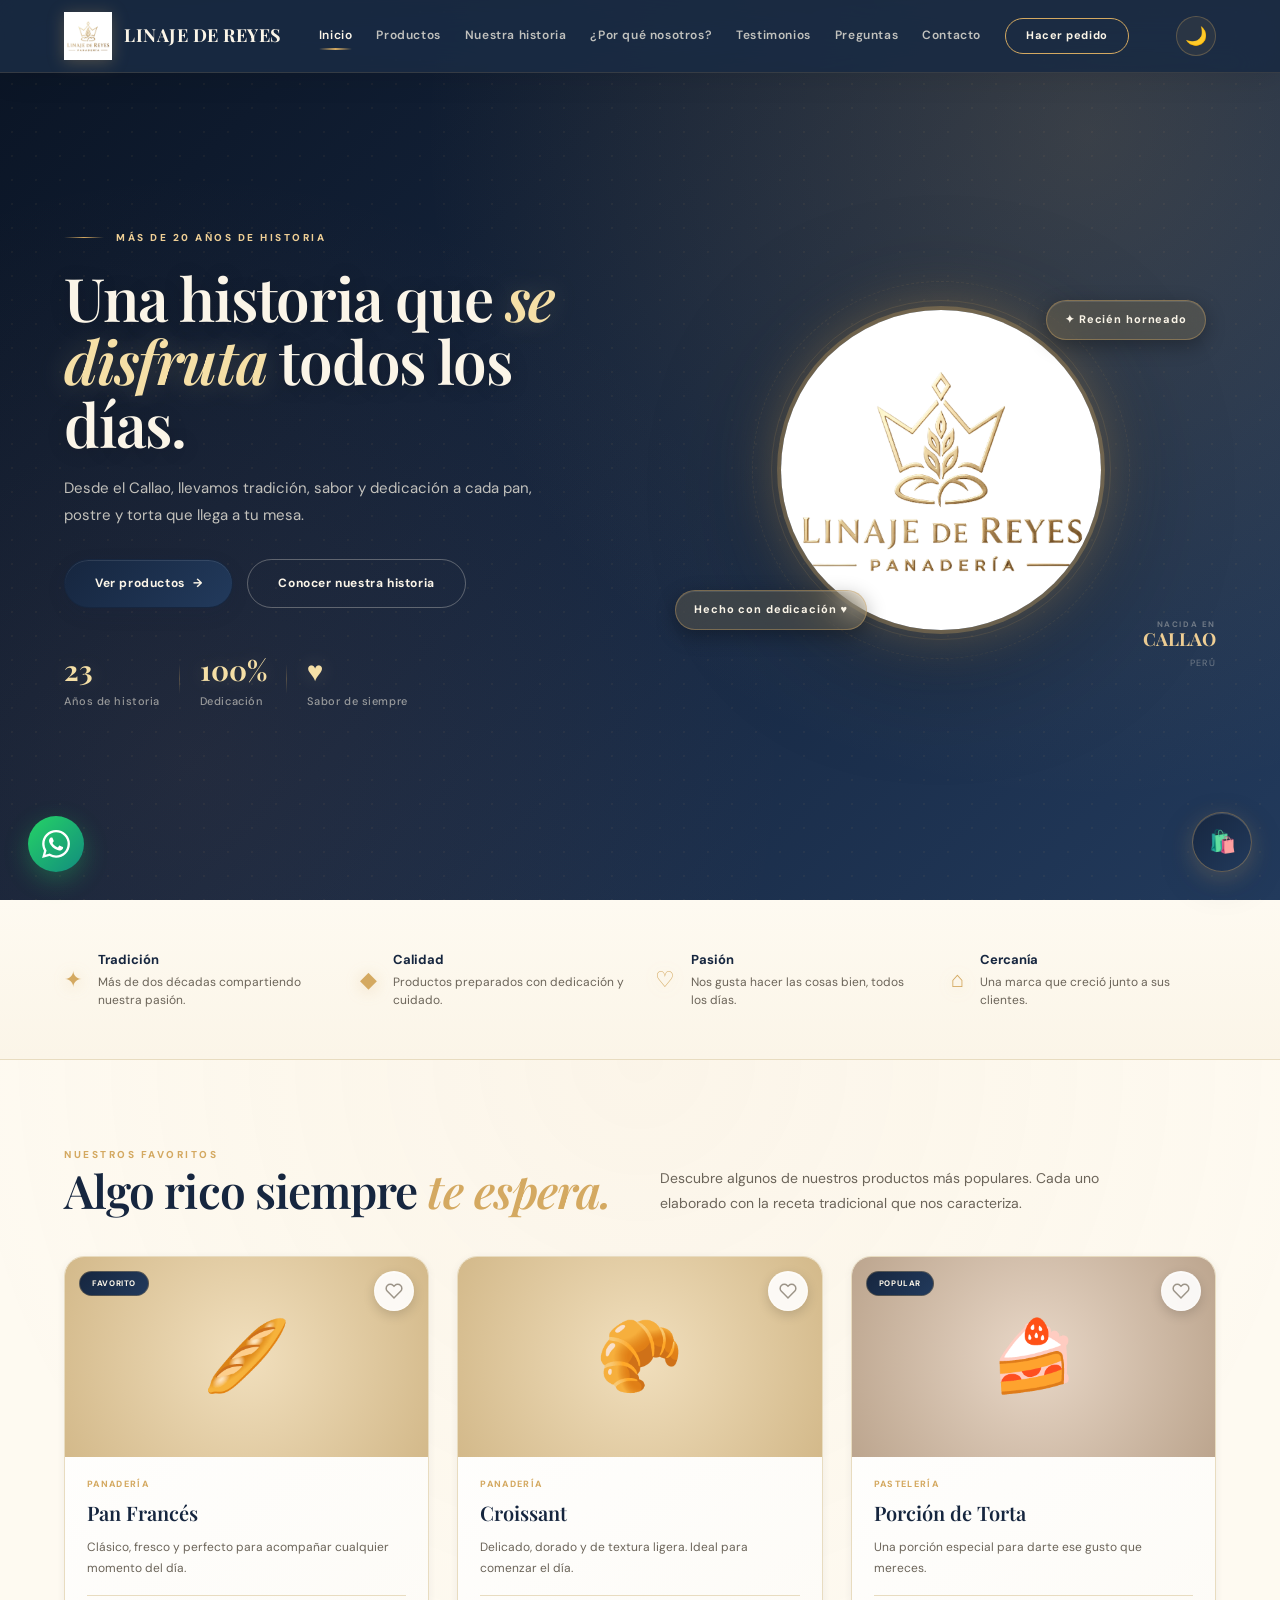
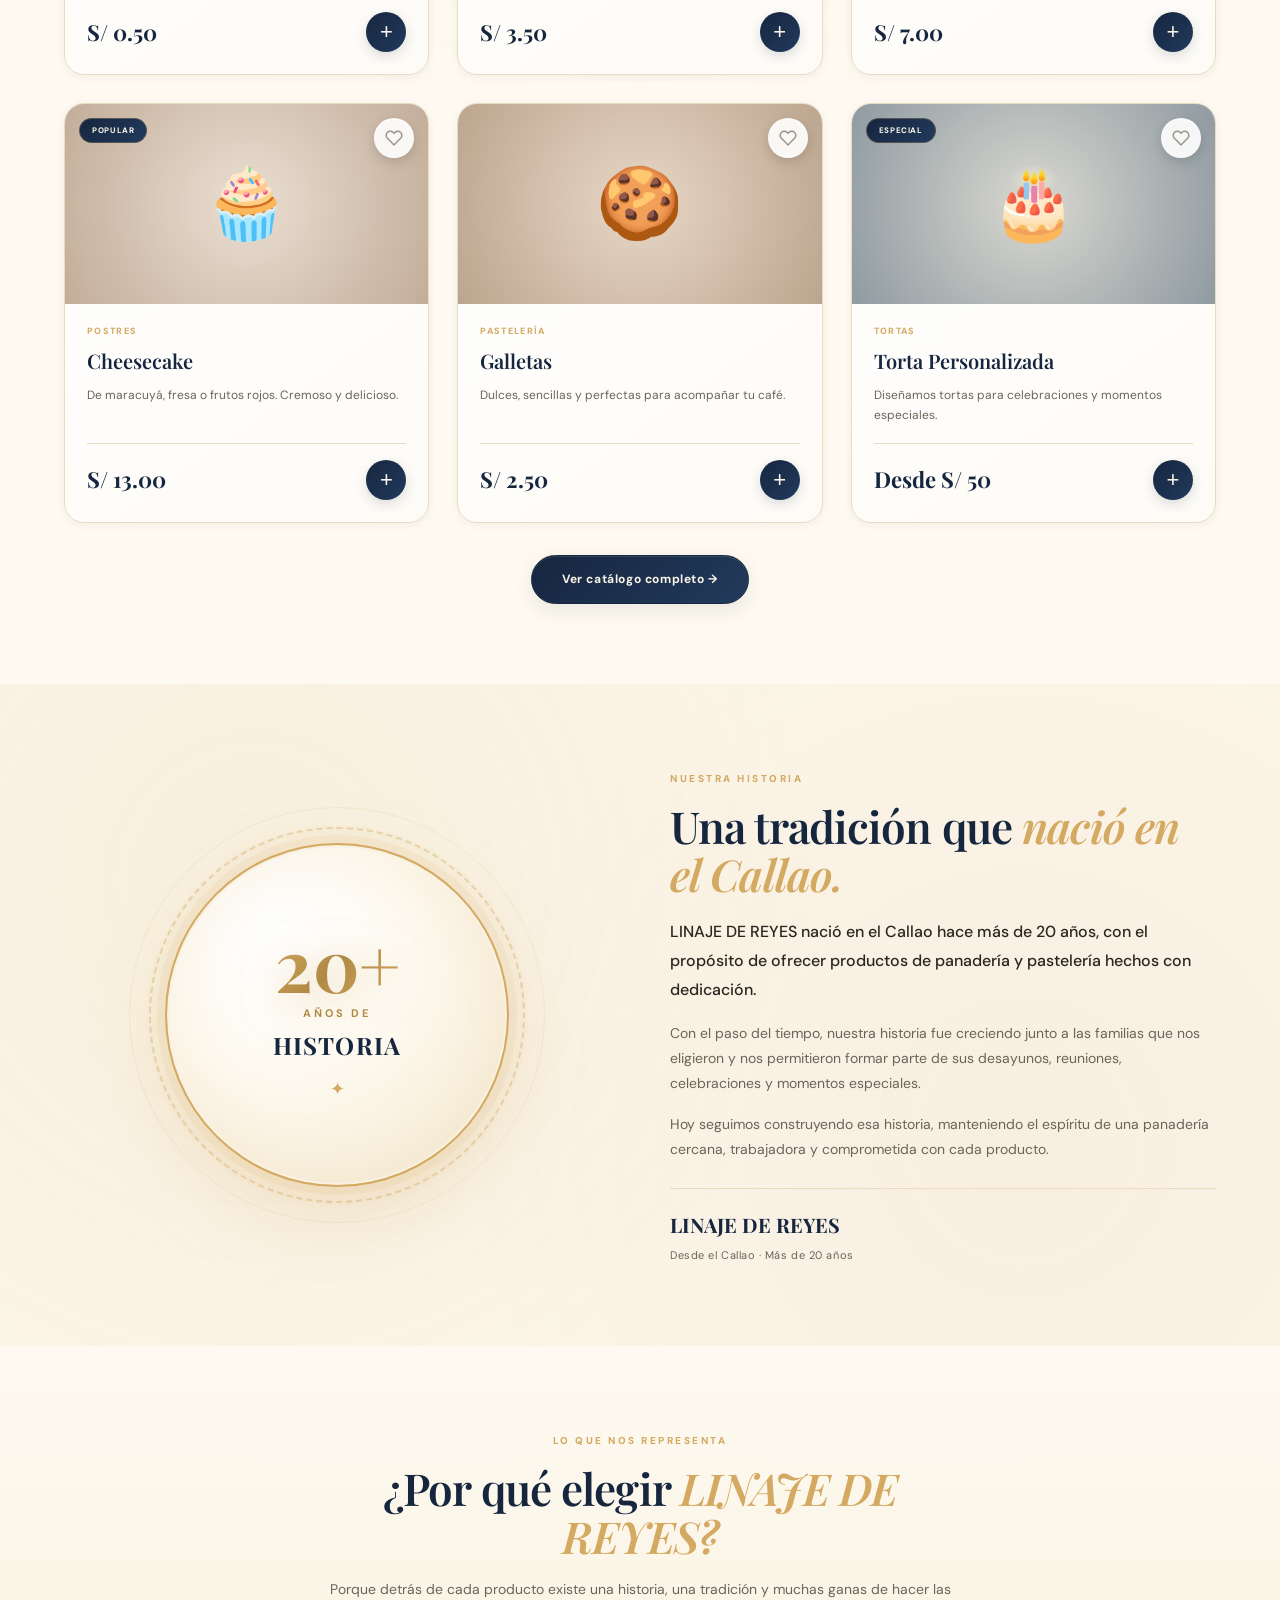
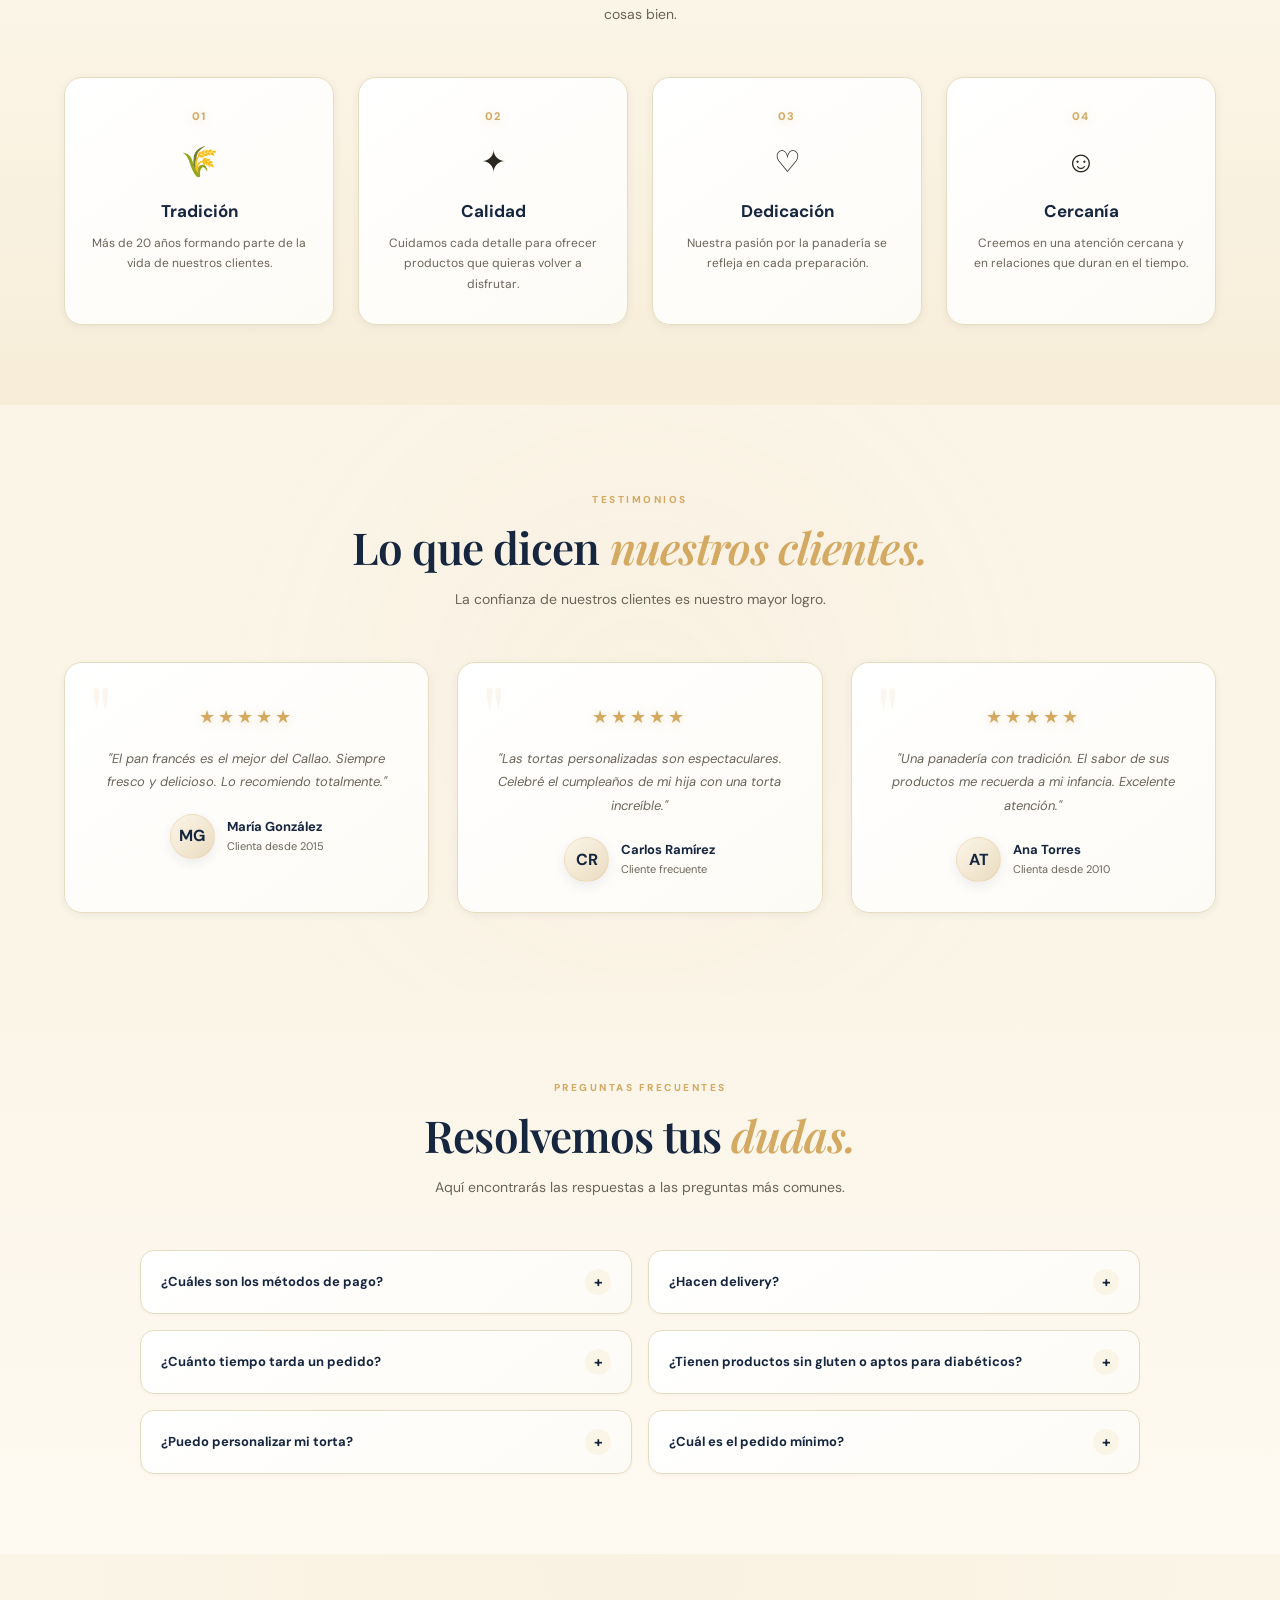
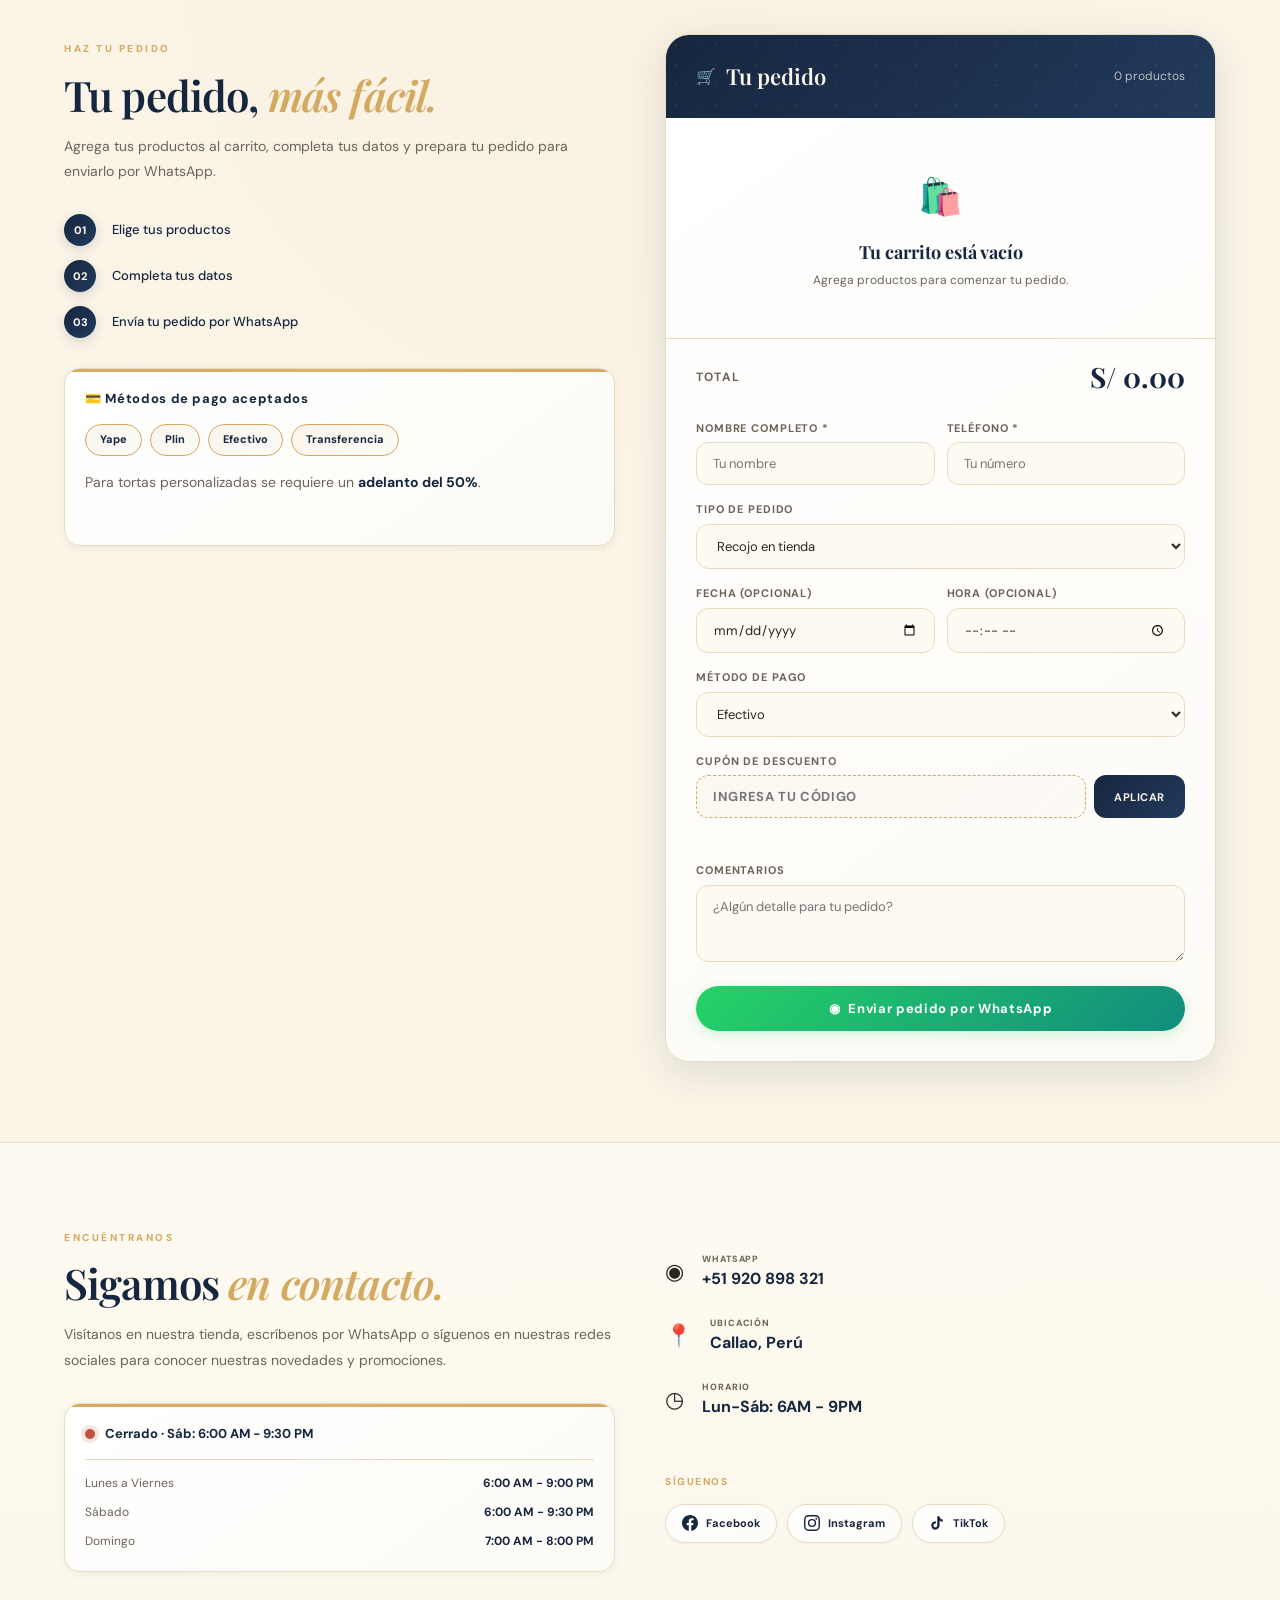
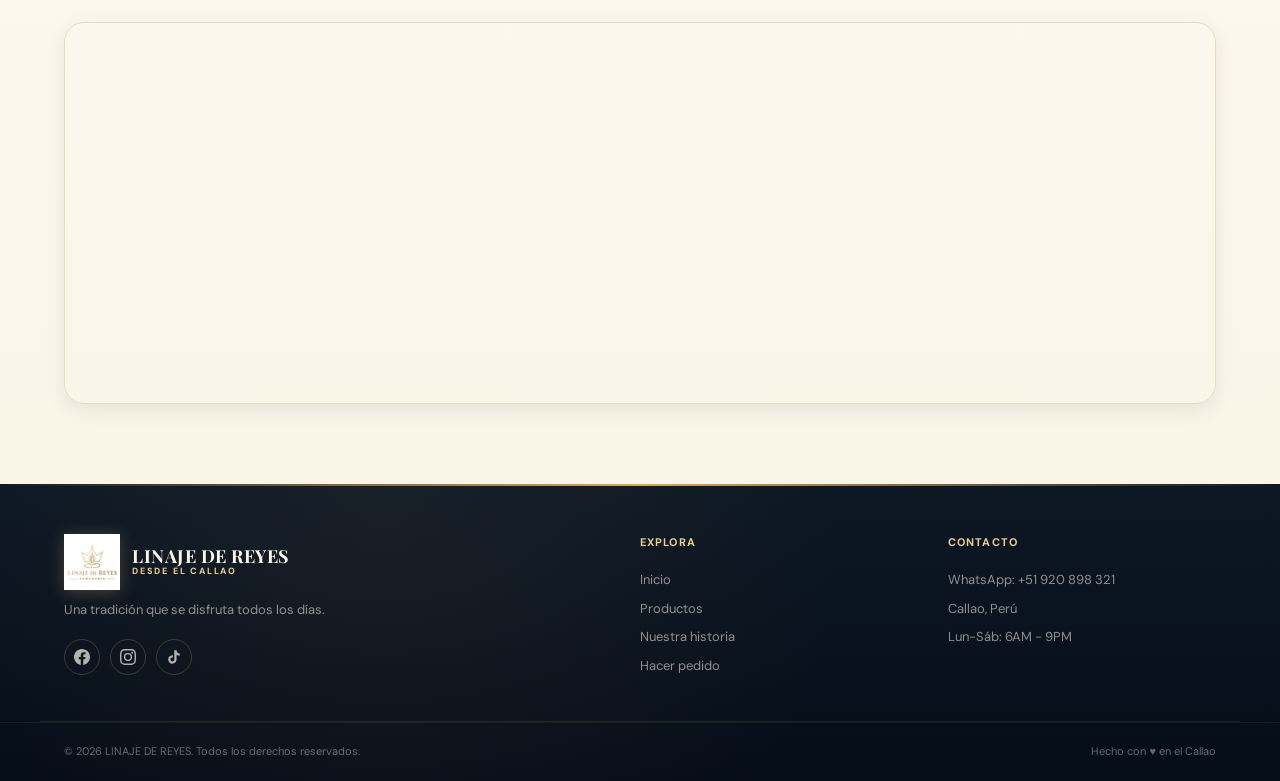
<file: index.html>
<!DOCTYPE html>
<html lang="es">
<head>
    <meta charset="UTF-8">
    <script type="application/ld+json">
{
    "@context": "https://schema.org",
    "@type": "Bakery",
    "name": "LINAJE DE REYES",
    "description": "Panadería y pastelería con más de 20 años de historia en el Callao.",
    "url": "https://richi2002.github.io/linaje-de-reyes/",
    "logo": "https://richi2002.github.io/linaje-de-reyes/logo.png",
    "image": "https://richi2002.github.io/linaje-de-reyes/logo.png",
    "telephone": "+51920898321",
    "priceRange": "S/",
    "address": {
        "@type": "PostalAddress",
        "addressLocality": "Callao",
        "addressCountry": "PE"
    },
    "openingHoursSpecification": [
        {
            "@type": "OpeningHoursSpecification",
            "dayOfWeek": ["Monday", "Tuesday", "Wednesday", "Thursday", "Friday"],
            "opens": "06:00",
            "closes": "21:00"
        },
        {
            "@type": "OpeningHoursSpecification",
            "dayOfWeek": "Saturday",
            "opens": "06:00",
            "closes": "21:30"
        },
        {
            "@type": "OpeningHoursSpecification",
            "dayOfWeek": "Sunday",
            "opens": "07:00",
            "closes": "20:00"
        }
    ],
    "sameAs": [
        "https://facebook.com/linajedereyes",
        "https://instagram.com/linajedereyes",
        "https://tiktok.com/@linajedereyes"
    ]
}
</script>
    <meta name="viewport" content="width=device-width, initial-scale=1.0">

    <title>LINAJE DE REYES | Panadería & Pastelería</title>
    <meta name="description" content="LINAJE DE REYES, panadería y pastelería con más de 20 años de historia. Una tradición que nació en el Callao.">

    <!-- SEO -->
    <meta name="robots" content="index, follow">
    <meta name="language" content="Spanish">
    <meta name="author" content="LINAJE DE REYES">
    <meta property="og:title" content="LINAJE DE REYES | Panadería & Pastelería">
    <meta property="og:description" content="Una tradición que nació en el Callao. Más de 20 años de historia.">
    <meta property="og:type" content="website">
    <meta property="og:url" content="https://richi2002.github.io/linaje-de-reyes/">
    <meta property="og:image" content="https://richi2002.github.io/linaje-de-reyes/logo.png">
    <meta property="og:image:width" content="512">
    <meta property="og:image:height" content="512">
    <meta property="og:image:alt" content="Logo de LINAJE DE REYES, panadería y pastelería del Callao">
    <meta property="og:locale" content="es_PE">
    <meta property="og:site_name" content="LINAJE DE REYES">
    <meta name="twitter:card" content="summary_large_image">
    <meta name="twitter:title" content="LINAJE DE REYES | Panadería & Pastelería">
    <meta name="twitter:description" content="Una tradición que nació en el Callao. Más de 20 años de historia.">
    <meta name="twitter:image" content="https://richi2002.github.io/linaje-de-reyes/logo.png">
    <link rel="canonical" href="https://richi2002.github.io/linaje-de-reyes/">

    <!-- SEGURIDAD (inofensivos) -->
    <meta http-equiv="X-Content-Type-Options" content="nosniff">
    <meta name="referrer" content="strict-origin-when-cross-origin">

    <!-- FAVICON -->
    <link rel="icon" type="image/png" href="./logo.png">
    <link rel="apple-touch-icon" href="./apple-touch-icon.png">
    <!-- PWA -->
    <link rel="manifest" href="./manifest.json">
    <meta name="theme-color" content="#172536">
    <meta name="apple-mobile-web-app-capable" content="yes">
    <meta name="apple-mobile-web-app-status-bar-style" content="black-translucent">
    <meta name="apple-mobile-web-app-title" content="LINAJE DE REYES">

    <link rel="preconnect" href="https://fonts.googleapis.com">
    <link rel="preconnect" href="https://fonts.gstatic.com" crossorigin>

    <!-- Preload del logo (mejora el FCP) -->
    <link rel="preload" as="image" href="./logo.png" type="image/png">

    <!-- Preload del CSS crítico (evita bloqueo de render) -->
    <link rel="preload" as="style" href="./style.css">

    <!-- Carga asíncrona de fuentes (no bloquea el renderizado) -->
    <link rel="preload" as="style"
    href="https://fonts.googleapis.com/css2?family=DM+Sans:wght@400;600;700&family=Playfair+Display:wght@600;700&display=swap"
    onload="this.onload=null;this.rel='stylesheet'">
    <noscript>
    <link rel="stylesheet"
    href="https://fonts.googleapis.com/css2?family=DM+Sans:wght@400;600;700&family=Playfair+Display:wght@600;700&display=swap">
    </noscript>

    <link rel="stylesheet" href="./style.css">
</head>
<body>

<!-- ================= WHATSAPP FLOTANTE ================= -->
<a href="https://wa.me/51920898321" class="whatsapp-float" target="_blank" rel="noopener noreferrer" aria-label="Contactar por WhatsApp">
    <svg viewBox="0 0 24 24" fill="currentColor"><path d="M17.472 14.382c-.297-.149-1.758-.867-2.03-.967-.273-.099-.471-.148-.67.15-.197.297-.767.966-.94 1.164-.173.199-.347.223-.644.075-.297-.15-1.255-.463-2.39-1.475-.883-.788-1.48-1.761-1.653-2.059-.173-.297-.018-.458.13-.606.134-.133.298-.347.446-.52.149-.174.198-.298.298-.497.099-.198.05-.371-.025-.52-.075-.149-.669-1.612-.916-2.207-.242-.579-.487-.5-.669-.51-.173-.008-.371-.01-.57-.01-.198 0-.52.074-.792.372-.272.297-1.04 1.016-1.04 2.479 0 1.462 1.065 2.875 1.213 3.074.149.198 2.096 3.2 5.077 4.487.709.306 1.262.489 1.694.625.712.227 1.36.195 1.871.118.571-.085 1.758-.719 2.006-1.413.248-.694.248-1.289.173-1.413-.074-.124-.272-.198-.57-.347m-5.421 7.403h-.004a9.87 9.87 0 01-5.031-1.378l-.361-.214-3.741.982.998-3.648-.235-.374a9.86 9.86 0 01-1.51-5.26c.001-5.45 4.436-9.884 9.888-9.884 2.64 0 5.122 1.03 6.988 2.898a9.825 9.825 0 012.893 6.994c-.003 5.45-4.437 9.884-9.885 9.884m8.413-18.297A11.815 11.815 0 0012.05 0C5.495 0 .16 5.335.157 11.892c0 2.096.547 4.142 1.588 5.945L.057 24l6.305-1.654a11.882 11.882 0 005.683 1.448h.005c6.554 0 11.89-5.335 11.893-11.893a11.821 11.821 0 00-3.48-8.413z"/></svg>
</a>

<!-- ================= HEADER ================= -->
<header class="header" id="inicio">
    <div class="container nav-container">
        <a href="./index.html" class="logo" aria-label="LINAJE DE REYES - Inicio">
            <img src="./logo.png" alt="Logo LINAJE DE REYES" class="logo-img" width="48" height="48">
            <span class="logo-text">
                <strong>LINAJE DE REYES</strong>
            </span>
        </a>

        <nav class="nav" id="nav" aria-label="Navegación principal">
            <a href="./index.html" class="current">Inicio</a>
            <a href="./catalogo.html">Productos</a>
            <a href="#historia">Nuestra historia</a>
            <a href="#nosotros">¿Por qué nosotros?</a>
            <a href="#testimonios">Testimonios</a>
            <a href="#faq">Preguntas</a>
            <a href="#contacto">Contacto</a>
            <a href="#pedido" class="nav-order">Hacer pedido</a>
        </nav>

        <button class="theme-toggle" id="themeToggle" aria-label="Cambiar tema">
            <span class="theme-icon">🌙</span>
        </button>

        <button class="menu-btn" id="menuBtn" aria-label="Abrir menú" aria-expanded="false">☰</button>
    </div>
</header>

<!-- ================= HERO ================= -->
<main>
<section class="hero">
    <div class="hero-background"></div>
    <div class="container hero-grid">
        <div class="hero-content">
            <div class="eyebrow">
                <span></span>
                MÁS DE 20 AÑOS DE HISTORIA
            </div>
            <h1>
                Una historia que
                <em>se disfruta</em>
                todos los días.
            </h1>
            <p>
                Desde el Callao, llevamos tradición, sabor y dedicación
                a cada pan, postre y torta que llega a tu mesa.
            </p>
            <div class="hero-buttons">
                <a href="./catalogo.html" class="btn btn-primary">
                    Ver productos <span>→</span>
                </a>
                <a href="#historia" class="btn btn-secondary">
                    Conocer nuestra historia
                </a>
            </div>
            <div class="hero-stats">
                <div><strong>23</strong><span>Años de historia</span></div>
                <div><strong>100%</strong><span>Dedicación</span></div>
                <div><strong>♥</strong><span>Sabor de siempre</span></div>
            </div>
        </div>

        <div class="hero-art">
            <div class="hero-circle"></div>
            <img src="./logo.png" alt="LINAJE DE REYES" class="hero-logo" width="320" height="320" fetchpriority="high">
            <div class="hero-label label-top">
                <span>✦</span> Recién horneado
            </div>
            <div class="hero-label label-bottom">
                Hecho con dedicación <span>♥</span>
            </div>
            <div class="hero-origin">
                <small>NACIDA EN</small>
                <strong>CALLAO</strong>
                <span>PERÚ</span>
            </div>
        </div>
    </div>
</section>

<!-- ================= BENEFICIOS ================= -->
<section class="benefits">
    <h2 class="sr-only">Nuestros valores</h2>
    <div class="container benefits-grid">
        <article class="benefit">
            <div class="benefit-icon">✦</div>
            <div><h3>Tradición</h3><p>Más de dos décadas compartiendo nuestra pasión.</p></div>
        </article>
        <article class="benefit">
            <div class="benefit-icon">◆</div>
            <div><h3>Calidad</h3><p>Productos preparados con dedicación y cuidado.</p></div>
        </article>
        <article class="benefit">
            <div class="benefit-icon">♡</div>
            <div><h3>Pasión</h3><p>Nos gusta hacer las cosas bien, todos los días.</p></div>
        </article>
        <article class="benefit">
            <div class="benefit-icon">⌂</div>
            <div><h3>Cercanía</h3><p>Una marca que creció junto a sus clientes.</p></div>
        </article>
    </div>
</section>

<!-- ================= PRODUCTOS DESTACADOS ================= -->
<section class="section products-section" id="productos">
    <div class="container">
        <div class="section-heading">
            <div>
                <span class="section-eyebrow">NUESTROS FAVORITOS</span>
                <h2>Algo rico siempre <em>te espera.</em></h2>
            </div>
            <p>
                Descubre algunos de nuestros productos más populares.
                Cada uno elaborado con la receta tradicional que nos caracteriza.
            </p>
        </div>

        <div class="products-grid" id="productsGrid">
            <!-- Los productos se cargan dinámicamente desde JS -->
        </div>

        <div class="text-center mt-4">
            <a href="./catalogo.html" class="btn btn-primary">Ver catálogo completo →</a>
        </div>
    </div>
</section>

<!-- ================= HISTORIA ================= -->
<section class="section history-section" id="historia">
    <div class="container history-grid">
        <div class="history-art">
            <div class="history-frame">
                <div class="history-number">20+</div>
                <span>AÑOS DE</span>
                <strong>HISTORIA</strong>
                <div class="history-symbol">✦</div>
            </div>
        </div>
        <div class="history-content">
            <span class="section-eyebrow">NUESTRA HISTORIA</span>
            <h2>Una tradición que <em>nació en el Callao.</em></h2>
            <p class="history-lead">
                LINAJE DE REYES nació en el Callao hace más de 20 años,
                con el propósito de ofrecer productos de panadería
                y pastelería hechos con dedicación.
            </p>
            <p>
                Con el paso del tiempo, nuestra historia fue creciendo
                junto a las familias que nos eligieron y nos permitieron
                formar parte de sus desayunos, reuniones, celebraciones
                y momentos especiales.
            </p>
            <p>
                Hoy seguimos construyendo esa historia, manteniendo
                el espíritu de una panadería cercana, trabajadora
                y comprometida con cada producto.
            </p>
            <div class="history-signature">
                <span>LINAJE DE REYES</span>
                <small>Desde el Callao · Más de 20 años</small>
            </div>
        </div>
    </div>
</section>

<!-- ================= POR QUÉ LINAJE DE REYES ================= -->
<section class="section why-section" id="nosotros">
    <div class="container">
        <div class="center-heading">
            <span class="section-eyebrow">LO QUE NOS REPRESENTA</span>
            <h2>¿Por qué elegir <em>LINAJE DE REYES?</em></h2>
            <p>Porque detrás de cada producto existe una historia, una tradición y muchas ganas de hacer las cosas bien.</p>
        </div>
        <div class="why-grid">
            <article class="why-card">
                <span class="why-number">01</span>
                <div class="why-icon">🌾</div>
                <h3>Tradición</h3>
                <p>Más de 20 años formando parte de la vida de nuestros clientes.</p>
            </article>
            <article class="why-card">
                <span class="why-number">02</span>
                <div class="why-icon">✦</div>
                <h3>Calidad</h3>
                <p>Cuidamos cada detalle para ofrecer productos que quieras volver a disfrutar.</p>
            </article>
            <article class="why-card">
                <span class="why-number">03</span>
                <div class="why-icon">♡</div>
                <h3>Dedicación</h3>
                <p>Nuestra pasión por la panadería se refleja en cada preparación.</p>
            </article>
            <article class="why-card">
                <span class="why-number">04</span>
                <div class="why-icon">☺</div>
                <h3>Cercanía</h3>
                <p>Creemos en una atención cercana y en relaciones que duran en el tiempo.</p>
            </article>
        </div>
    </div>
</section>

<!-- ================= TESTIMONIOS ================= -->
<section class="section testimonials-section" id="testimonios">
    <div class="container">
        <div class="center-heading">
            <span class="section-eyebrow">TESTIMONIOS</span>
            <h2>Lo que dicen <em>nuestros clientes.</em></h2>
            <p>La confianza de nuestros clientes es nuestro mayor logro.</p>
        </div>

        <div class="testimonials-grid">
            <article class="testimonial-card">
                <div class="testimonial-stars">★★★★★</div>
                <p>"El pan francés es el mejor del Callao. Siempre fresco y delicioso. Lo recomiendo totalmente."</p>
                <div class="testimonial-author">
                    <span class="testimonial-avatar">MG</span>
                    <div>
                        <strong>María González</strong>
                        <small>Clienta desde 2015</small>
                    </div>
                </div>
            </article>

            <article class="testimonial-card">
                <div class="testimonial-stars">★★★★★</div>
                <p>"Las tortas personalizadas son espectaculares. Celebré el cumpleaños de mi hija con una torta increíble."</p>
                <div class="testimonial-author">
                    <span class="testimonial-avatar">CR</span>
                    <div>
                        <strong>Carlos Ramírez</strong>
                        <small>Cliente frecuente</small>
                    </div>
                </div>
            </article>

            <article class="testimonial-card">
                <div class="testimonial-stars">★★★★★</div>
                <p>"Una panadería con tradición. El sabor de sus productos me recuerda a mi infancia. Excelente atención."</p>
                <div class="testimonial-author">
                    <span class="testimonial-avatar">AT</span>
                    <div>
                        <strong>Ana Torres</strong>
                        <small>Clienta desde 2010</small>
                    </div>
                </div>
            </article>
        </div>
    </div>
</section>

<!-- ================= FAQ ================= -->
<section class="section faq-section" id="faq">
    <div class="container">
        <div class="center-heading">
            <span class="section-eyebrow">PREGUNTAS FRECUENTES</span>
            <h2>Resolvemos tus <em>dudas.</em></h2>
            <p>Aquí encontrarás las respuestas a las preguntas más comunes.</p>
        </div>

        <div class="faq-grid">
            <details class="faq-item">
                <summary><span>¿Cuáles son los métodos de pago?</span><span class="faq-icon">+</span></summary>
                <p>Aceptamos <strong>efectivo, Yape, Plin y transferencia bancaria</strong>. Para tortas personalizadas solicitamos un adelanto del 50% para confirmar el pedido.</p>
            </details>

            <details class="faq-item">
                <summary><span>¿Hacen delivery?</span><span class="faq-icon">+</span></summary>
                <p>Sí, ofrecemos servicio de delivery dentro del Callao y zonas cercanas. El costo de envío se coordina por WhatsApp según la ubicación.</p>
            </details>

            <details class="faq-item">
                <summary><span>¿Cuánto tiempo tarda un pedido?</span><span class="faq-icon">+</span></summary>
                <p>Los pedidos de panadería y pastelería son casi inmediatos. Las <strong>tortas personalizadas requieren 48 horas de anticipación</strong>.</p>
            </details>

            <details class="faq-item">
                <summary><span>¿Tienen productos sin gluten o aptos para diabéticos?</span><span class="faq-icon">+</span></summary>
                <p>Por el momento no contamos con línea específica sin gluten. Si tienes alguna necesidad especial, <strong>consúltanos por WhatsApp</strong> y veremos cómo podemos ayudarte.</p>
            </details>

            <details class="faq-item">
                <summary><span>¿Puedo personalizar mi torta?</span><span class="faq-icon">+</span></summary>
                <p>¡Claro! Diseñamos tortas personalizadas para cumpleaños, bodas, bautizos y más. Envíanos tu idea por WhatsApp y te cotizamos sin compromiso.</p>
            </details>

            <details class="faq-item">
                <summary><span>¿Cuál es el pedido mínimo?</span><span class="faq-icon">+</span></summary>
                <p>El pedido mínimo para delivery es de <strong>S/ 10.00</strong>. Para recojo en tienda no hay mínimo.</p>
            </details>
        </div>
    </div>
</section>

<!-- ================= PEDIDO ================= -->
<section class="section order-section" id="pedido">

    <!-- Encabezado solo visible al imprimir -->
    <div class="print-header">
        <div class="print-header-brand">
            <strong>LINAJE DE REYES</strong>
            <span>Panadería &amp; Pastelería · Desde el Callao</span>
        </div>
        <div class="print-header-info">
            <div><span>WhatsApp:</span> <strong>+51 920 898 321</strong></div>
            <div><span>Pedido N°:</span> <strong id="printOrderNumber">—</strong></div>
            <div><span>Fecha:</span> <strong id="printOrderDate">—</strong></div>
        </div>
    </div>

    <div class="container order-grid">
        <div class="order-intro">
            <span class="section-eyebrow">HAZ TU PEDIDO</span>
            <h2>Tu pedido, <em>más fácil.</em></h2>
            <p>Agrega tus productos al carrito, completa tus datos y prepara tu pedido para enviarlo por WhatsApp.</p>
            <div class="order-steps">
                <div><strong>01</strong><span>Elige tus productos</span></div>
                <div><strong>02</strong><span>Completa tus datos</span></div>
                <div><strong>03</strong><span>Envía tu pedido por WhatsApp</span></div>
            </div>

            <div class="order-info-box">
                <h3>💳 Métodos de pago aceptados</h3>
                <div class="payment-methods">
                    <span class="payment-tag">Yape</span>
                    <span class="payment-tag">Plin</span>
                    <span class="payment-tag">Efectivo</span>
                    <span class="payment-tag">Transferencia</span>
                </div>
                <p class="order-info-note">
                    Para tortas personalizadas se requiere un <strong>adelanto del 50%</strong>.
                </p>
            </div>
        </div>

        <div class="order-box">
            <div class="order-header">
                <div>
                    <span>🛒</span>
                    <h3>Tu pedido</h3>
                </div>
                <span id="cartCount">0 productos</span>
            </div>

            <div id="cartItems" class="cart-items">
                <div class="empty-cart">
                    <span>🛍️</span>
                    <h4>Tu carrito está vacío</h4>
                    <p>Agrega productos para comenzar tu pedido.</p>
                </div>
            </div>

            <div class="cart-total">
                <span>Total</span>
                <strong id="cartTotal">S/ 0.00</strong>
            </div>

            <form id="orderForm" onsubmit="enviarPedido(event)">
                <div class="form-row">
                    <div class="form-group">
                        <label for="nombre">Nombre completo *</label>
                        <input type="text" id="nombre" placeholder="Tu nombre" required>
                    </div>
                    <div class="form-group">
                        <label for="telefono">Teléfono *</label>
                        <input type="tel" id="telefono" placeholder="Tu número" required>
                    </div>
                </div>

                <div class="form-group">
                    <label for="tipoPedido">Tipo de pedido</label>
                    <select id="tipoPedido">
                        <option value="Recojo en tienda">Recojo en tienda</option>
                        <option value="Delivery">Delivery</option>
                    </select>
                </div>

                <div class="form-row">
                    <div class="form-group">
                        <label for="fechaPedido">Fecha (opcional)</label>
                        <input type="date" id="fechaPedido">
                    </div>
                    <div class="form-group">
                        <label for="horaPedido">Hora (opcional)</label>
                        <input type="time" id="horaPedido">
                    </div>
                </div>

                <div class="form-group">
                    <label for="metodoPago">Método de pago</label>
                    <select id="metodoPago">
                        <option value="Efectivo">Efectivo</option>
                        <option value="Yape">Yape</option>
                        <option value="Plin">Plin</option>
                        <option value="Transferencia">Transferencia</option>
                    </select>
                </div>

                <div class="form-group coupon-group">
                    <label for="cupon">Cupón de descuento</label>
                    <div class="coupon-input-wrapper">
                        <input type="text" id="cupon" placeholder="Ingresa tu código" autocomplete="off">
                        <button type="button" class="coupon-apply-btn" id="applyCouponBtn">Aplicar</button>
                    </div>
                    <div id="couponMessage" class="coupon-message"></div>
                </div>

                <div class="form-group">
                    <label for="comentarios">Comentarios</label>
                    <textarea id="comentarios" rows="3" placeholder="¿Algún detalle para tu pedido?"></textarea>
                </div>

                <button type="submit" class="btn whatsapp-btn">
                    <span>◉</span> Enviar pedido por WhatsApp
                </button>
            </form>
        </div>
    </div>

    <!-- Pie solo visible al imprimir -->
    <div class="print-footer">
        <p>Gracias por tu pedido. Este comprobante no es una factura.</p>
        <p>Para confirmar, envíanos tu pedido por WhatsApp al +51 920 898 321.</p>
    </div>
</section>

<!-- ================= CONTACTO ================= -->
<section class="contact-section" id="contacto">
    <div class="container">
        <div class="contact-grid">
            <div>
                <span class="section-eyebrow">ENCUÉNTRANOS</span>
                <h2>Sigamos <em>en contacto.</em></h2>
                <p>Visítanos en nuestra tienda, escríbenos por WhatsApp o síguenos en nuestras redes sociales para conocer nuestras novedades y promociones.</p>

                <div class="schedule-box" id="scheduleBox">
                    <div class="schedule-status" id="scheduleStatus">
                        <span class="status-dot"></span>
                        <strong>Verificando horario...</strong>
                    </div>
                    <div class="schedule-list">
                        <div class="schedule-item"><span>Lunes a Viernes</span><strong>6:00 AM - 9:00 PM</strong></div>
                        <div class="schedule-item"><span>Sábado</span><strong>6:00 AM - 9:30 PM</strong></div>
                        <div class="schedule-item"><span>Domingo</span><strong>7:00 AM - 8:00 PM</strong></div>
                    </div>
                </div>
            </div>

            <div class="contact-info">
                <a href="https://wa.me/51920898321" target="_blank" rel="noopener noreferrer" class="contact-item contact-link">
                    <span>◉</span>
                    <div><small>WHATSAPP</small><strong>+51 920 898 321</strong></div>
                </a>
                <div class="contact-item">
                    <span>📍</span>
                    <div><small>UBICACIÓN</small><strong>Callao, Perú</strong></div>
                </div>
                <div class="contact-item">
                    <span>◷</span>
                    <div><small>HORARIO</small><strong>Lun-Sáb: 6AM - 9PM</strong></div>
                </div>

                <div class="social-links">
                    <h3>SÍGUENOS</h3>
                    <div class="social-grid">
                        <a href="https://facebook.com/linajedereyes" target="_blank" rel="noopener noreferrer" class="social-link" aria-label="Visitar nuestro Facebook">
                            <svg width="16" height="16" viewBox="0 0 24 24" fill="currentColor"><path d="M24 12.073c0-6.627-5.373-12-12-12s-12 5.373-12 12c0 5.99 4.388 10.954 10.125 11.854v-8.385H7.078v-3.47h3.047V9.43c0-3.007 1.792-4.669 4.533-4.669 1.312 0 2.686.235 2.686.235v2.953H15.83c-1.491 0-1.956.925-1.956 1.874v2.25h3.328l-.532 3.47h-2.796v8.385C19.612 23.027 24 18.062 24 12.073z"/></svg>
                            <span>Facebook</span>
                        </a>
                        <a href="https://instagram.com/linajedereyes" target="_blank" rel="noopener noreferrer" class="social-link" aria-label="Visitar nuestro Instagram">
                            <svg width="16" height="16" viewBox="0 0 24 24" fill="currentColor"><path d="M12 2.163c3.204 0 3.584.012 4.85.07 3.252.148 4.771 1.691 4.919 4.919.058 1.265.069 1.645.069 4.849 0 3.205-.012 3.584-.069 4.849-.149 3.225-1.664 4.771-4.919 4.919-1.266.058-1.644.07-4.85.07-3.204 0-3.584-.012-4.849-.07-3.26-.149-4.771-1.699-4.919-4.92-.058-1.265-.07-1.644-.07-4.849 0-3.204.013-3.583.07-4.849.149-3.227 1.664-4.771 4.919-4.919 1.266-.057 1.645-.069 4.849-.069zM12 0C8.741 0 8.333.014 7.053.072 2.695.272.273 2.69.073 7.052.014 8.333 0 8.741 0 12c0 3.259.014 3.668.072 4.948.2 4.358 2.618 6.78 6.98 6.98C8.333 23.986 8.741 24 12 24c3.259 0 3.668-.014 4.948-.072 4.354-.2 6.782-2.618 6.979-6.98.059-1.28.073-1.689.073-4.948 0-3.259-.014-3.667-.072-4.947-.196-4.354-2.617-6.78-6.979-6.98C15.668.014 15.259 0 12 0zm0 5.838a6.162 6.162 0 100 12.324 6.162 6.162 0 000-12.324zM12 16a4 4 0 110-8 4 4 0 010 8zm6.406-11.845a1.44 1.44 0 100 2.881 1.44 1.44 0 000-2.881z"/></svg>
                            <span>Instagram</span>
                        </a>
                        <a href="https://tiktok.com/@linajedereyes" target="_blank" rel="noopener noreferrer" class="social-link" aria-label="Visitar nuestro TikTok">
                            <svg width="16" height="16" viewBox="0 0 24 24" fill="currentColor"><path d="M19.59 6.69a4.83 4.83 0 01-3.77-4.25V2h-3.45v13.67a2.89 2.89 0 01-5.2 1.74 2.89 2.89 0 012.31-4.64 2.93 2.93 0 01.88.13V9.4a6.84 6.84 0 00-1-.05A6.33 6.33 0 005 20.1a6.34 6.34 0 0010.86-4.43v-7a8.16 8.16 0 004.77 1.52v-3.4a4.85 4.85 0 01-1-.1z"/></svg>
                            <span>TikTok</span>
                        </a>
                    </div>
                </div>
            </div>
        </div>

        <div class="map-container">
            <iframe
                src="https://www.google.com/maps/embed?pb=!1m18!1m12!1m3!1d3901.794854851784!2d-77.11821!3d-12.05691!2m3!1f0!2f0!3f0!3m2!1i1024!2i768!4f13.1!3m3!1m2!1s0x0%3A0x0!2zMTLCsDAzJzI0LjkiUyA3N8KwMDcnMDUuNiJX!5e0!3m2!1ses!2spe!4v1234567890"
                width="100%" height="380" style="border:0;" allowfullscreen="" loading="lazy"
                referrerpolicy="no-referrer-when-downgrade" title="Ubicación LINAJE DE REYES"></iframe>
        </div>
    </div>
</section>
</main>

<!-- ================= FOOTER ================= -->
<footer class="footer">
    <div class="container footer-grid">
        <div class="footer-brand">
            <div class="logo footer-logo">
                <img src="./logo.png" alt="LINAJE DE REYES" class="logo-img" width="48" height="48">
                <span class="logo-text">
                    <strong>LINAJE DE REYES</strong>
                    <small>DESDE EL CALLAO</small>
                </span>
            </div>
            <p>Una tradición que se disfruta todos los días.</p>

            <div class="footer-social">
                <a href="https://facebook.com/linajedereyes" target="_blank" rel="noopener noreferrer" aria-label="Facebook">
                    <svg width="16" height="16" viewBox="0 0 24 24" fill="currentColor"><path d="M24 12.073c0-6.627-5.373-12-12-12s-12 5.373-12 12c0 5.99 4.388 10.954 10.125 11.854v-8.385H7.078v-3.47h3.047V9.43c0-3.007 1.792-4.669 4.533-4.669 1.312 0 2.686.235 2.686.235v2.953H15.83c-1.491 0-1.956.925-1.956 1.874v2.25h3.328l-.532 3.47h-2.796v8.385C19.612 23.027 24 18.062 24 12.073z"/></svg>
                </a>
                <a href="https://instagram.com/linajedereyes" target="_blank" rel="noopener noreferrer" aria-label="Instagram">
                    <svg width="16" height="16" viewBox="0 0 24 24" fill="currentColor"><path d="M12 2.163c3.204 0 3.584.012 4.85.07 3.252.148 4.771 1.691 4.919 4.919.058 1.265.069 1.645.069 4.849 0 3.205-.012 3.584-.069 4.849-.149 3.225-1.664 4.771-4.919 4.919-1.266.058-1.644.07-4.85.07-3.204 0-3.584-.012-4.849-.07-3.26-.149-4.771-1.699-4.919-4.92-.058-1.265-.07-1.644-.07-4.849 0-3.204.013-3.583.07-4.849.149-3.227 1.664-4.771 4.919-4.919 1.266-.057 1.645-.069 4.849-.069zM12 0C8.741 0 8.333.014 7.053.072 2.695.272.273 2.69.073 7.052.014 8.333 0 8.741 0 12c0 3.259.014 3.668.072 4.948.2 4.358 2.618 6.78 6.98 6.98C8.333 23.986 8.741 24 12 24c3.259 0 3.668-.014 4.948-.072 4.354-.2 6.782-2.618 6.979-6.98.059-1.28.073-1.689.073-4.948 0-3.259-.014-3.667-.072-4.947-.196-4.354-2.617-6.78-6.979-6.98C15.668.014 15.259 0 12 0zm0 5.838a6.162 6.162 0 100 12.324 6.162 6.162 0 000-12.324zM12 16a4 4 0 110-8 4 4 0 010 8zm6.406-11.845a1.44 1.44 0 100 2.881 1.44 1.44 0 000-2.881z"/></svg>
                </a>
                <a href="https://tiktok.com/@linajedereyes" target="_blank" rel="noopener noreferrer" aria-label="TikTok">
                    <svg width="16" height="16" viewBox="0 0 24 24" fill="currentColor"><path d="M19.59 6.69a4.83 4.83 0 01-3.77-4.25V2h-3.45v13.67a2.89 2.89 0 01-5.2 1.74 2.89 2.89 0 012.31-4.64 2.93 2.93 0 01.88.13V9.4a6.84 6.84 0 00-1-.05A6.33 6.33 0 005 20.1a6.34 6.34 0 0010.86-4.43v-7a8.16 8.16 0 004.77 1.52v-3.4a4.85 4.85 0 01-1-.1z"/></svg>
                </a>
            </div>
        </div>

        <div class="footer-links">
            <h4>Explora</h4>
            <a href="./index.html">Inicio</a>
            <a href="./catalogo.html">Productos</a>
            <a href="./index.html#historia">Nuestra historia</a>
            <a href="./index.html#pedido">Hacer pedido</a>
        </div>

        <div class="footer-links">
            <h4>Contacto</h4>
            <a href="https://wa.me/51920898321" target="_blank" rel="noopener noreferrer">WhatsApp: +51 920 898 321</a>
            <span>Callao, Perú</span>
            <span>Lun-Sáb: 6AM - 9PM</span>
        </div>
    </div>

    <div class="footer-bottom">
        <div class="container">
            <span>© 2026 LINAJE DE REYES. Todos los derechos reservados.</span>
            <span>Hecho con ♥ en el Callao</span>
        </div>
    </div>
</footer>

<script src="./script.js" defer></script>
</body>
</html>
</file>
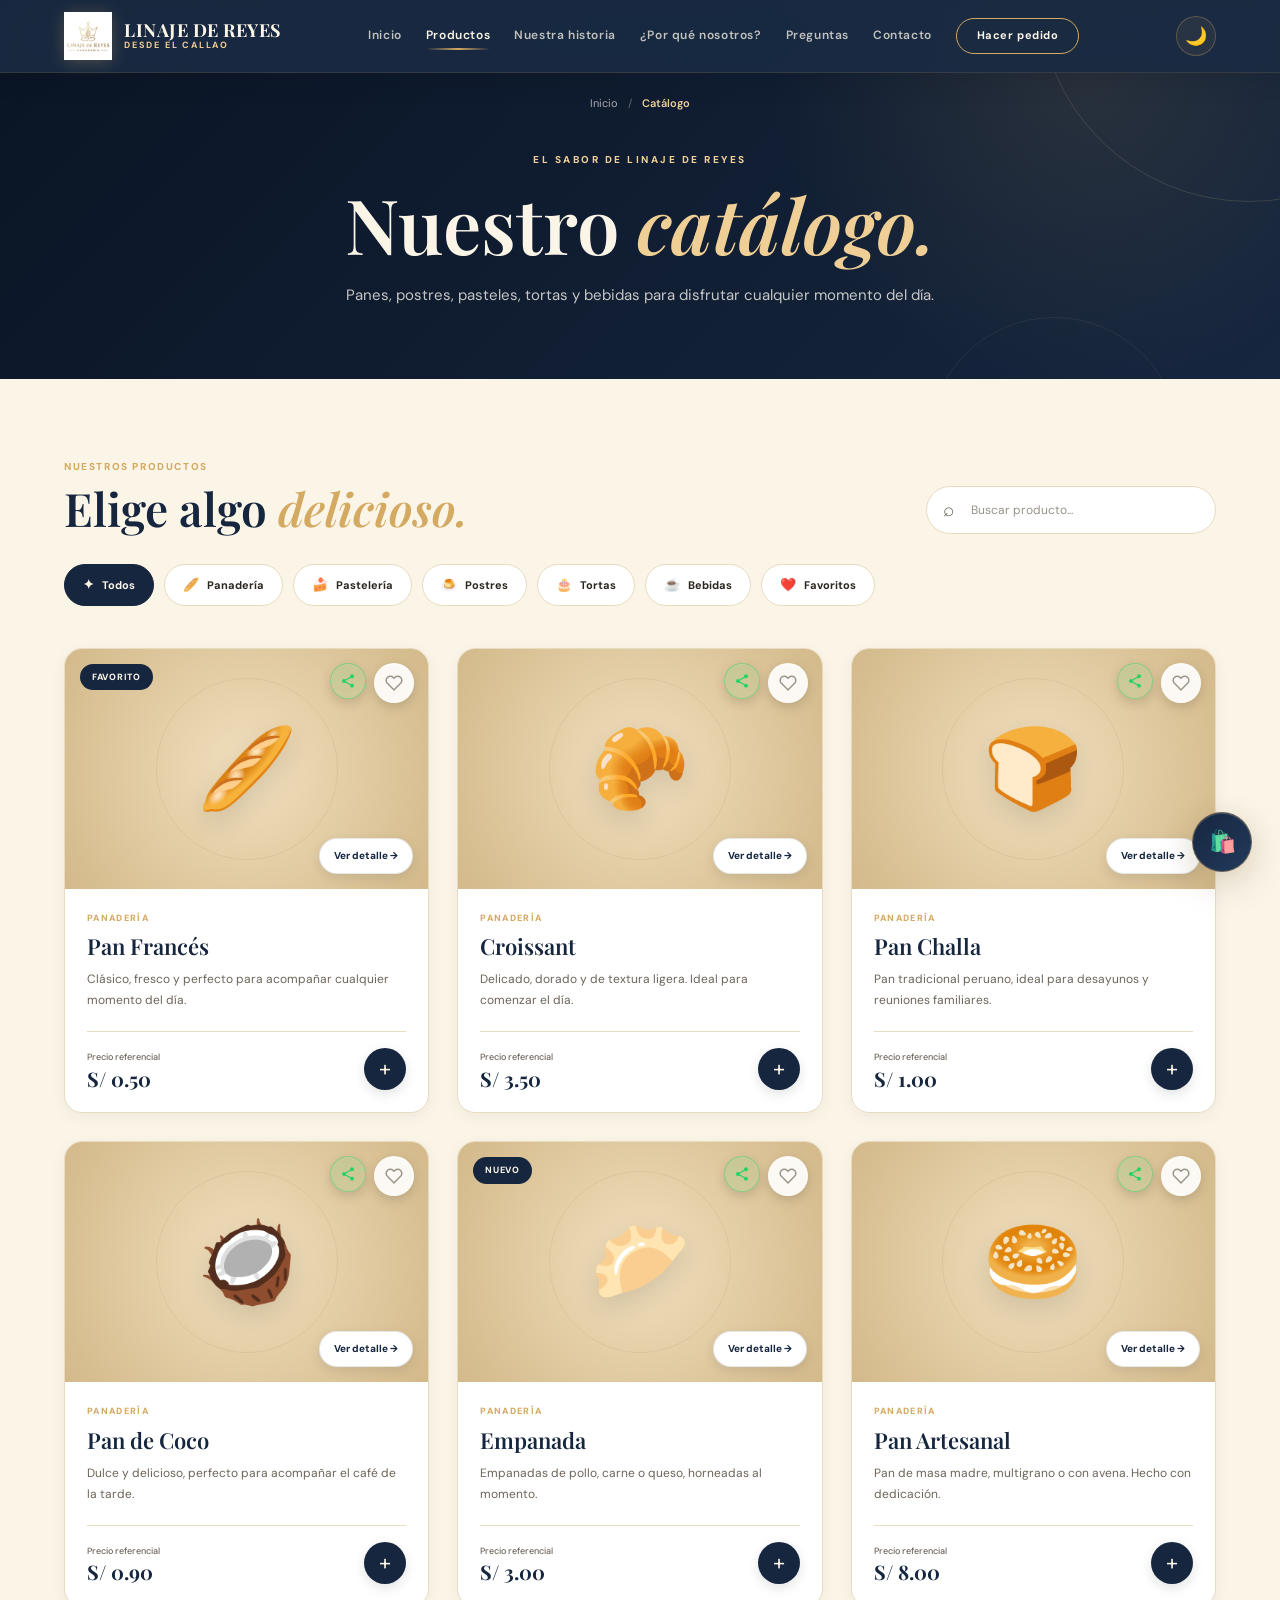
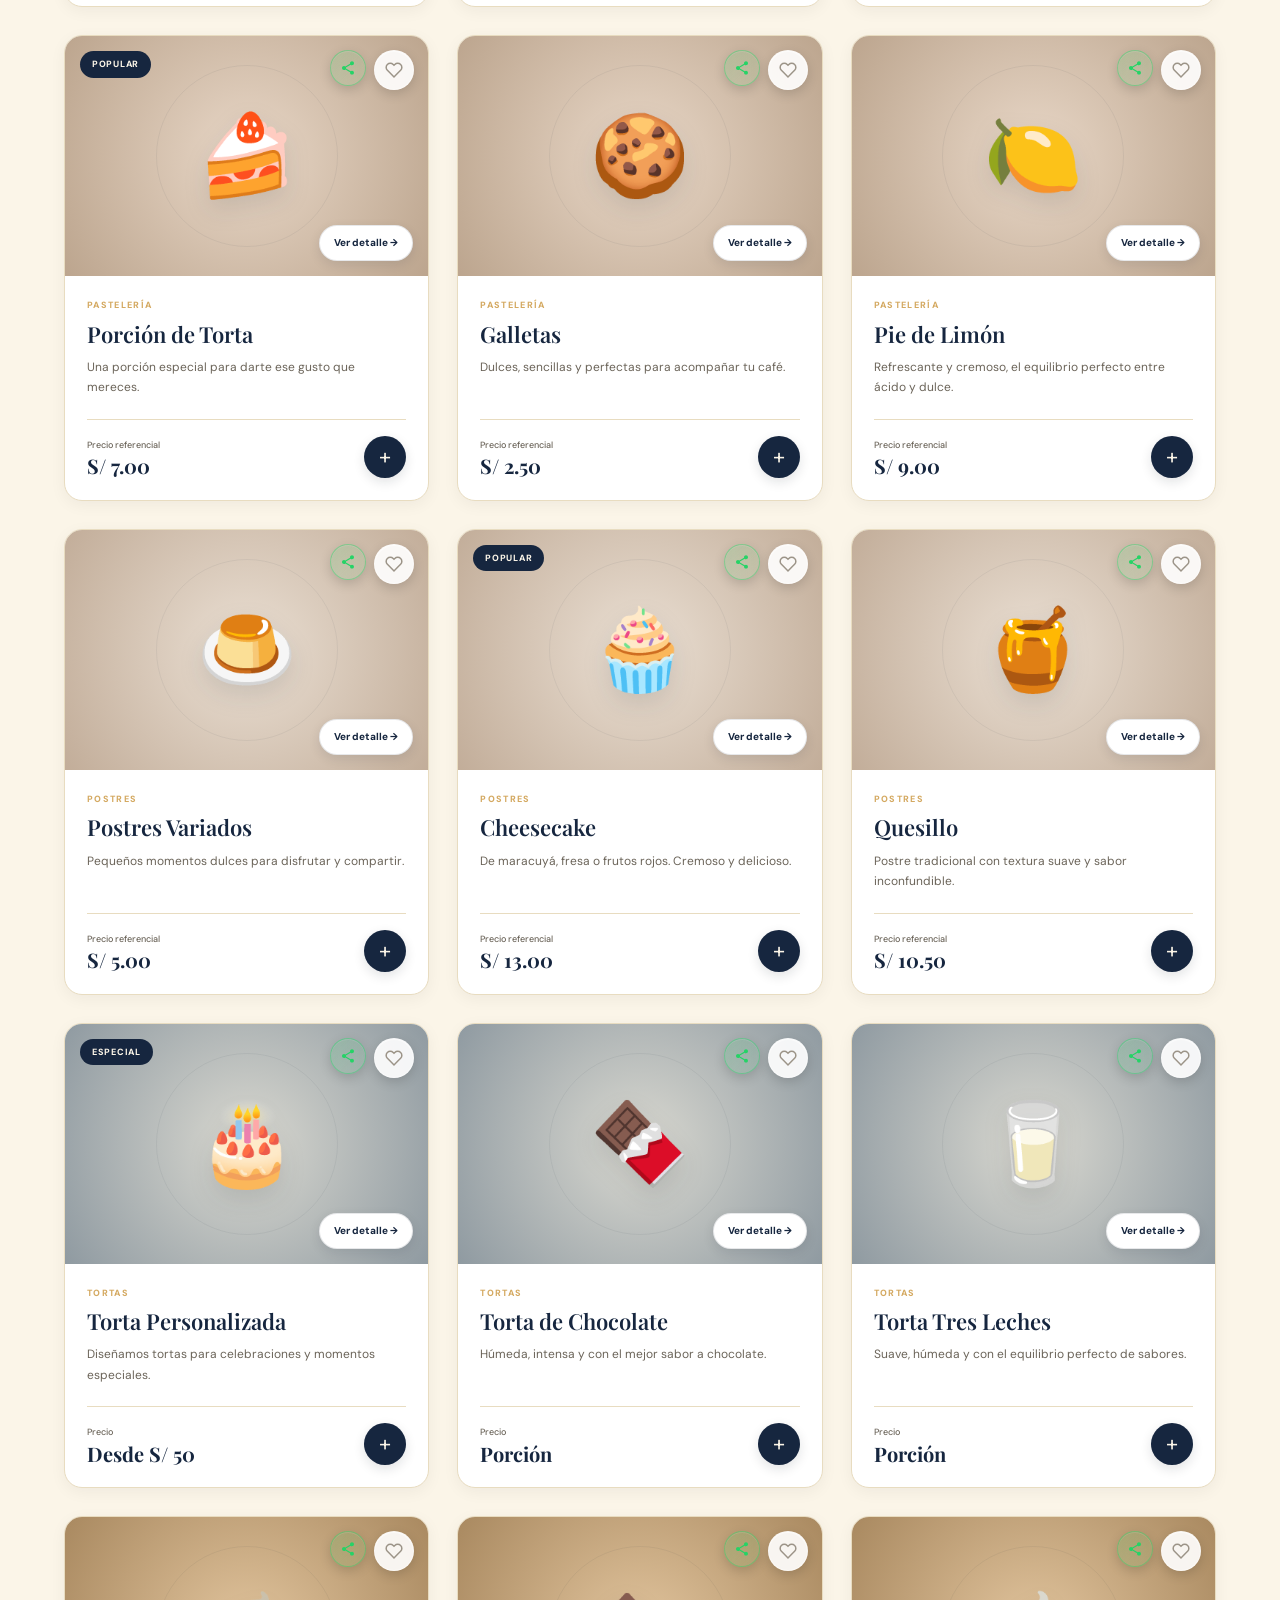
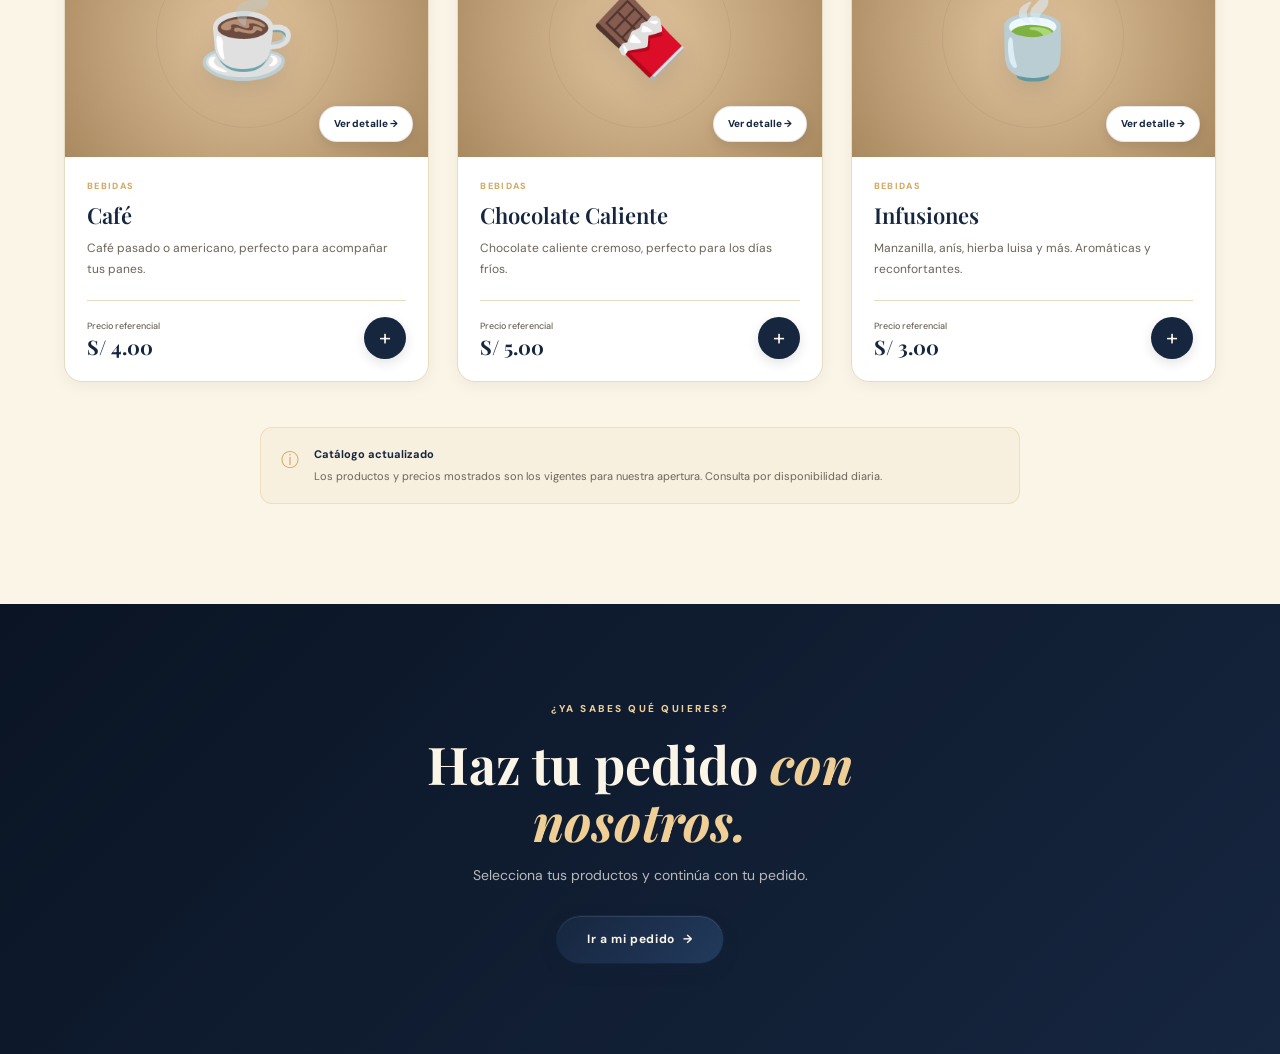
<file: catalogo.html>
<!DOCTYPE html>
<html lang="es">
<head>
    <meta charset="UTF-8">
    <meta name="viewport" content="width=device-width, initial-scale=1.0">

    <title>Catálogo | LINAJE DE REYES</title>
    <meta name="description" content="Descubre el catálogo de productos LINAJE DE REYES: panadería, pastelería, postres, tortas y bebidas.">

    <!-- SEO -->
    <meta name="robots" content="index, follow">
    <meta name="language" content="Spanish">
    <meta name="author" content="LINAJE DE REYES">
    <meta property="og:title" content="Catálogo | LINAJE DE REYES">
    <meta property="og:description" content="Panes, postres, pasteles, tortas y bebidas. Una tradición que nació en el Callao.">
    <meta property="og:type" content="website">
    <meta property="og:url" content="https://richi2002.github.io/linaje-de-reyes/catalogo.html">
    <meta property="og:image" content="https://richi2002.github.io/linaje-de-reyes/logo.png">
    <meta property="og:image:width" content="512">
    <meta property="og:image:height" content="512">
    <meta property="og:image:alt" content="Catálogo de productos de LINAJE DE REYES">
    <meta property="og:locale" content="es_PE">
    <meta property="og:site_name" content="LINAJE DE REYES">
    <meta name="twitter:card" content="summary_large_image">
    <meta name="twitter:title" content="Catálogo | LINAJE DE REYES">
    <meta name="twitter:description" content="Panes, postres, pasteles, tortas y bebidas. Una tradición que nació en el Callao.">
    <meta name="twitter:image" content="https://richi2002.github.io/linaje-de-reyes/logo.png">
    <link rel="canonical" href="https://richi2002.github.io/linaje-de-reyes/catalogo.html">

    <!-- SEGURIDAD -->
    <meta http-equiv="X-Content-Type-Options" content="nosniff">
    <meta name="referrer" content="strict-origin-when-cross-origin">

    <!-- FAVICON -->
    <link rel="icon" type="image/png" href="./logo.png">
    <link rel="apple-touch-icon" href="./apple-touch-icon.png">
    <!-- PWA -->
    <link rel="manifest" href="./manifest.json">
    <meta name="theme-color" content="#172536">

    <link rel="preconnect" href="https://fonts.googleapis.com">
    <link rel="preconnect" href="https://fonts.gstatic.com" crossorigin>

    <!-- Preload del logo (mejora el FCP) -->
    <link rel="preload" as="image" href="./logo.png" type="image/png">

    <!-- Preload del CSS crítico -->
    <link rel="preload" as="style" href="./style.css">
    <link rel="preload" as="style" href="./catalogo.css">

    <!-- Carga asíncrona de fuentes -->
    <link rel="preload" as="style"
    href="https://fonts.googleapis.com/css2?family=DM+Sans:wght@400;600;700&family=Playfair+Display:wght@600;700&display=swap"
    onload="this.onload=null;this.rel='stylesheet'">
    <noscript>
    <link rel="stylesheet"
    href="https://fonts.googleapis.com/css2?family=DM+Sans:wght@400;600;700&family=Playfair+Display:wght@600;700&display=swap">
    </noscript>

    <link rel="stylesheet" href="./style.css">
    <link rel="stylesheet" href="./catalogo.css">
</head>
<body>

<!-- ================= HEADER ================= -->
<header class="header">
    <div class="container nav-container">
        <a href="./index.html" class="logo" aria-label="LINAJE DE REYES - Inicio">
            <img src="./logo.png" alt="Logo LINAJE DE REYES" class="logo-img" width="48" height="48">
            <span class="logo-text">
                <strong>LINAJE DE REYES</strong>
                <small>DESDE EL CALLAO</small>
            </span>
        </a>

        <nav class="nav" id="catalogNav" aria-label="Navegación principal">
            <a href="./index.html">Inicio</a>
            <a href="./catalogo.html" class="current">Productos</a>
            <a href="./index.html#historia">Nuestra historia</a>
            <a href="./index.html#nosotros">¿Por qué nosotros?</a>
            <a href="./index.html#faq">Preguntas</a>
            <a href="./index.html#contacto">Contacto</a>
            <a href="./index.html#pedido" class="nav-order">Hacer pedido</a>
        </nav>

        <button class="theme-toggle" id="themeToggle" aria-label="Cambiar tema">
            <span class="theme-icon">🌙</span>
        </button>
        <button class="menu-btn" id="catalogMenuBtn" aria-label="Abrir menú" aria-expanded="false">☰</button>
    </div>
</header>

<!-- ================= CATÁLOGO HERO ================= -->
<main>
<section class="catalog-hero">
    <div class="container">
        <div class="catalog-breadcrumb">
            <a href="./index.html">Inicio</a>
            <span>/</span>
            <strong>Catálogo</strong>
        </div>
        <div class="catalog-hero-content">
            <span class="section-eyebrow">EL SABOR DE LINAJE DE REYES</span>
            <h1>Nuestro <em>catálogo.</em></h1>
            <p>Panes, postres, pasteles, tortas y bebidas para disfrutar cualquier momento del día.</p>
        </div>
    </div>
</section>

<!-- ================= CATÁLOGO ================= -->
<section class="catalog-section">
    <div class="container">
        <div class="catalog-toolbar">
            <div>
                <span class="catalog-results">NUESTROS PRODUCTOS</span>
                <h2>Elige algo <em>delicioso.</em></h2>
            </div>
            <div class="catalog-search">
                <span>⌕</span>
                <input type="search" id="productSearch" placeholder="Buscar producto..." aria-label="Buscar producto">
            </div>
        </div>

        <div class="catalog-categories" role="group" aria-label="Filtrar productos por categoría">
            <button class="catalog-filter active" data-category="todos" aria-pressed="true"><span>✦</span> Todos</button>
            <button class="catalog-filter" data-category="panaderia" aria-pressed="false"><span>🥖</span> Panadería</button>
            <button class="catalog-filter" data-category="pasteleria" aria-pressed="false"><span>🍰</span> Pastelería</button>
            <button class="catalog-filter" data-category="postres" aria-pressed="false"><span>🍮</span> Postres</button>
            <button class="catalog-filter" data-category="tortas" aria-pressed="false"><span>🎂</span> Tortas</button>
            <button class="catalog-filter" data-category="bebidas" aria-pressed="false"><span>☕</span> Bebidas</button>
            <button class="catalog-filter" data-category="favoritos" aria-pressed="false"><span>❤️</span> Favoritos</button>
        </div>

        <div class="catalog-grid" id="catalogGrid">
            <!-- Los productos se cargan dinámicamente desde JS -->
        </div>

        <div id="noProducts" class="no-products">
            <span>🔎</span>
            <h3>No encontramos ese producto</h3>
            <p>Prueba con otro nombre o categoría.</p>
        </div>

        <div id="noFavorites" class="no-products">
            <span>❤️</span>
            <h3>Aún no tienes favoritos</h3>
            <p>Marca productos con el corazón para guardarlos aquí.</p>
        </div>

        <div class="catalog-note">
            <span>ⓘ</span>
            <div>
                <strong>Catálogo actualizado</strong>
                <p>Los productos y precios mostrados son los vigentes para nuestra apertura. Consulta por disponibilidad diaria.</p>
            </div>
        </div>
    </div>
</section>

<section class="catalog-cta">
    <div class="container">
        <div class="catalog-cta-content">
            <span class="section-eyebrow">¿YA SABES QUÉ QUIERES?</span>
            <h2>Haz tu pedido <em>con nosotros.</em></h2>
            <p>Selecciona tus productos y continúa con tu pedido.</p>
            <a href="./index.html#pedido" class="btn btn-primary">Ir a mi pedido <span>→</span></a>
        </div>
    </div>
</section>
</main>

<!-- ================= TOAST ================= -->
<div id="catalogToast" class="toast" role="status" aria-live="polite">Producto agregado</div>

<script src="./script.js" defer></script>
<script src="./catalogo.js" defer></script>

</body>
</html>
</file>
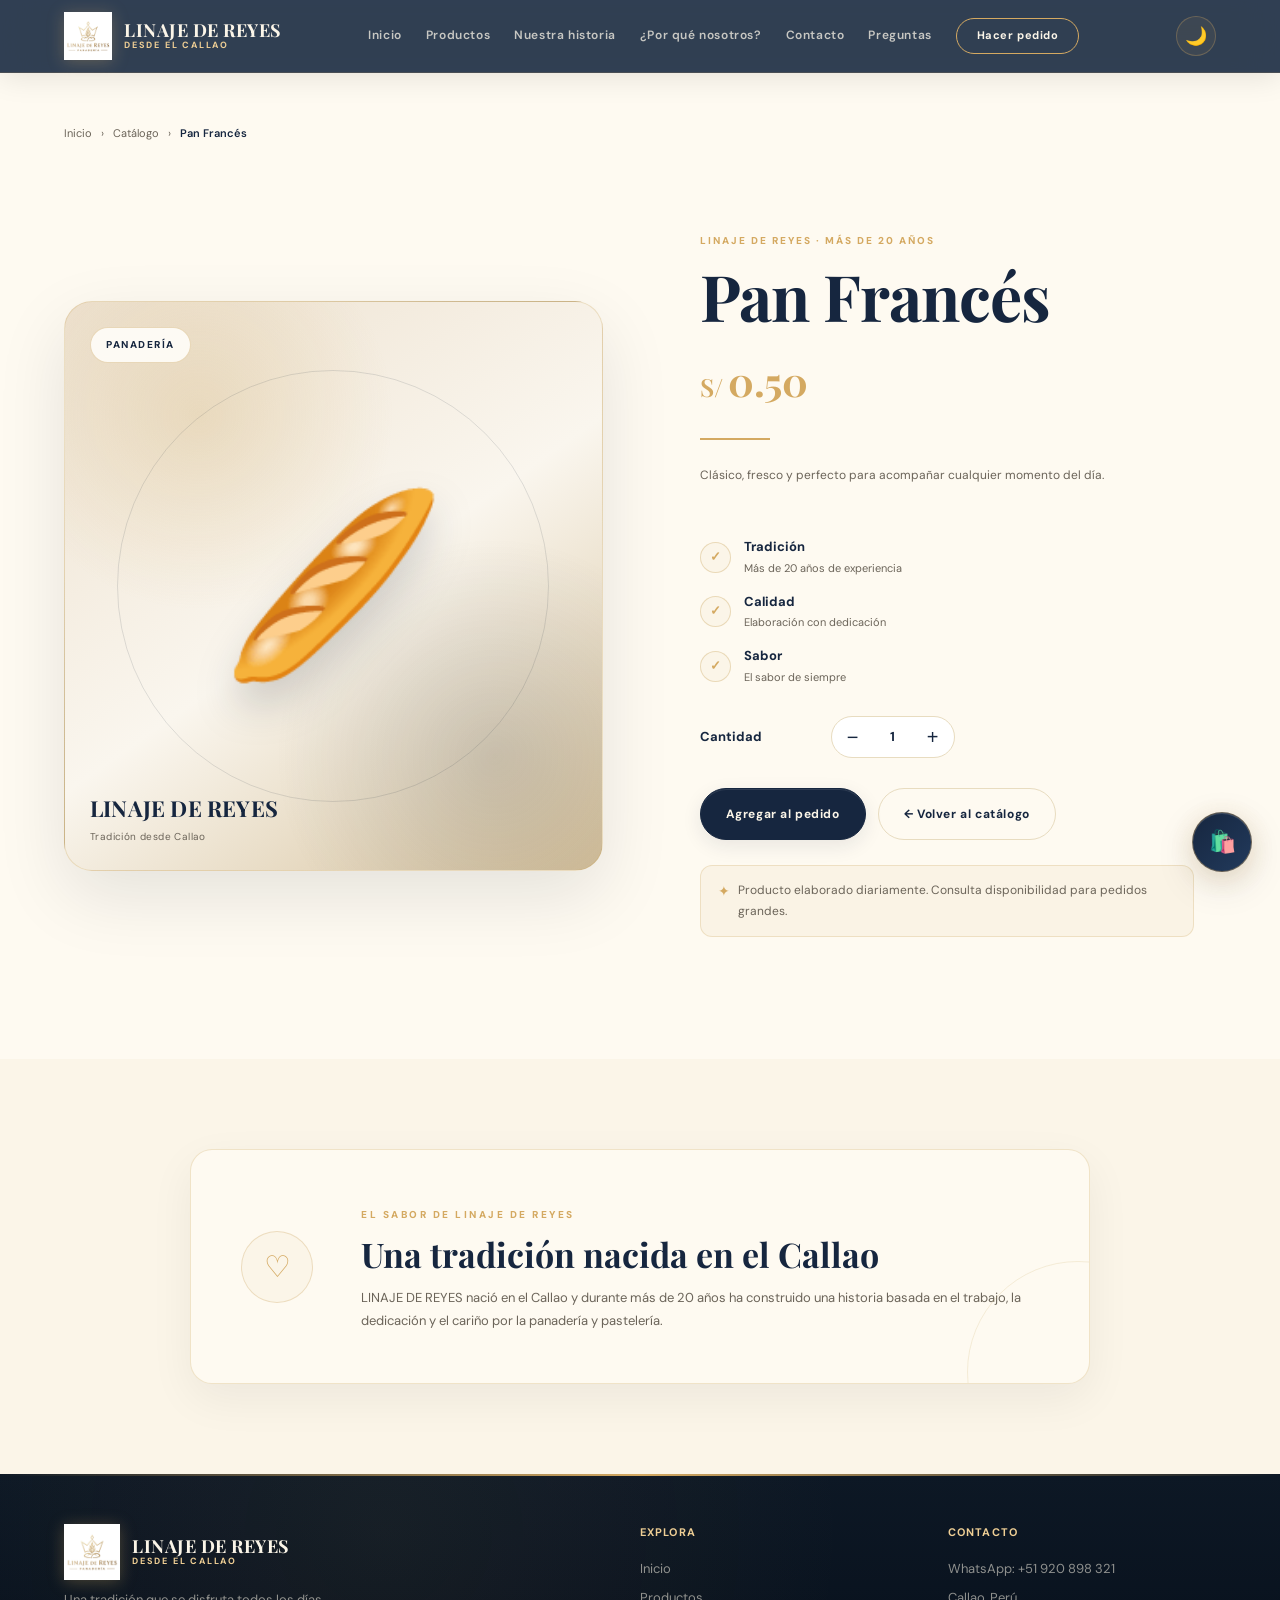
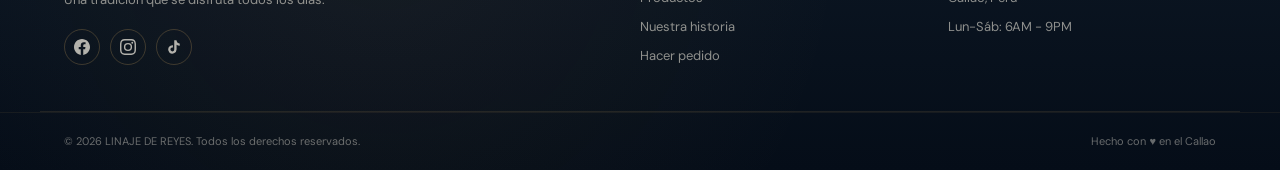
<file: producto.html>
<!DOCTYPE html>
<html lang="es">
<head>
    <meta charset="UTF-8">
    <meta name="viewport" content="width=device-width, initial-scale=1.0">

    <title>Producto | LINAJE DE REYES</title>
    <meta name="description" content="Conoce los productos de LINAJE DE REYES, tradición y sabor con más de 20 años de historia.">

    <!-- SEO -->
    <meta name="robots" content="index, follow">
    <meta name="language" content="Spanish">
    <meta name="author" content="LINAJE DE REYES">
    <meta property="og:title" content="Producto | LINAJE DE REYES">
    <meta property="og:description" content="Una tradición que nació en el Callao. Más de 20 años de historia.">
    <meta property="og:type" content="product">
    <meta property="og:url" content="https://richi2002.github.io/linaje-de-reyes/producto.html">
    <meta property="og:image" content="https://richi2002.github.io/linaje-de-reyes/logo.png">
    <meta property="og:image:width" content="512">
    <meta property="og:image:height" content="512">
    <meta property="og:image:alt" content="Producto de LINAJE DE REYES">
    <meta property="og:locale" content="es_PE">
    <meta property="og:site_name" content="LINAJE DE REYES">
    <meta name="twitter:card" content="summary_large_image">
    <meta name="twitter:title" content="Producto | LINAJE DE REYES">
    <meta name="twitter:description" content="Una tradición que nació en el Callao. Más de 20 años de historia.">
    <meta name="twitter:image" content="https://richi2002.github.io/linaje-de-reyes/logo.png">
    <link rel="canonical" href="https://richi2002.github.io/linaje-de-reyes/producto.html">

    <!-- SEGURIDAD -->
    <meta http-equiv="X-Content-Type-Options" content="nosniff">
    <meta name="referrer" content="strict-origin-when-cross-origin">

    <!-- FAVICON -->
    <link rel="icon" type="image/png" href="./logo.png">
    <link rel="apple-touch-icon" href="./apple-touch-icon.png">
    <!-- PWA -->
    <link rel="manifest" href="./manifest.json">
    <meta name="theme-color" content="#172536">

    <link rel="preconnect" href="https://fonts.googleapis.com">
    <link rel="preconnect" href="https://fonts.gstatic.com" crossorigin>

    <!-- Preload del logo -->
    <link rel="preload" as="image" href="./logo.png" type="image/png">

    <!-- Preload del CSS crítico -->
    <link rel="preload" as="style" href="./style.css">
    <link rel="preload" as="style" href="./producto.css">

    <!-- Carga asíncrona de fuentes -->
    <link rel="preload" as="style"
    href="https://fonts.googleapis.com/css2?family=DM+Sans:wght@400;600;700&family=Playfair+Display:wght@600;700&display=swap"
    onload="this.onload=null;this.rel='stylesheet'">
    <noscript>
    <link rel="stylesheet"
    href="https://fonts.googleapis.com/css2?family=DM+Sans:wght@400;600;700&family=Playfair+Display:wght@600;700&display=swap">
    </noscript>

    <link rel="stylesheet" href="./style.css">
    <link rel="stylesheet" href="./producto.css">
</head>

<body>

<header class="header">
    <div class="container nav-container">
        <a href="./index.html" class="logo" aria-label="LINAJE DE REYES - Inicio">
            <img src="./logo.png" alt="Logo LINAJE DE REYES" class="logo-img" width="48" height="48">
            <span class="logo-text">
                <strong>LINAJE DE REYES</strong>
                <small>DESDE EL CALLAO</small>
            </span>
        </a>

        <nav class="nav" id="productoNav" aria-label="Navegación principal">
            <a href="./index.html">Inicio</a>
            <a href="./catalogo.html">Productos</a>
            <a href="./index.html#historia">Nuestra historia</a>
            <a href="./index.html#nosotros">¿Por qué nosotros?</a>
            <a href="./index.html#contacto">Contacto</a>
            <a href="./index.html#faq">Preguntas</a>
            <a href="./index.html#pedido" class="nav-order">Hacer pedido</a>
        </nav>

        <button class="theme-toggle" id="themeToggle" aria-label="Cambiar tema">
            <span class="theme-icon">🌙</span>
        </button>

        <button class="menu-btn" id="productoMenuBtn" aria-label="Abrir menú" aria-expanded="false" type="button">☰</button>
    </div>
</header>

<main>
    <section class="product-breadcrumb">
        <div class="container">
            <a href="./index.html">Inicio</a>
            <span>›</span>
            <a href="./catalogo.html">Catálogo</a>
            <span>›</span>
            <span id="breadcrumbProduct">Producto</span>
        </div>
    </section>

    <section class="product-detail">
        <div class="container">
            <div class="product-layout">
                <div class="product-image-area">
                    <div class="product-image" id="productImageContainer">
                        <span class="product-category" id="productCategory">PANADERÍA</span>
                        <div class="product-emoji" id="productEmoji">🥖</div>
                        <div class="image-caption">
                            <span>LINAJE DE REYES</span>
                            <small>Tradición desde Callao</small>
                        </div>
                    </div>
                </div>

                <div class="product-info">
                    <span class="product-eyebrow">LINAJE DE REYES · MÁS DE 20 AÑOS</span>
                    <h1 id="productName">Pan Francés</h1>

                    <div class="product-price">
                        S/ <span id="productPrice">0.50</span>
                    </div>

                    <div class="product-divider"></div>

                    <p class="product-description" id="productDescription">
                        Nuestro clásico pan francés, elaborado para acompañar tus
                        desayunos, comidas y momentos especiales.
                    </p>

                    <div class="product-features">
                        <div class="feature">
                            <span>✓</span>
                            <div><strong>Tradición</strong><small>Más de 20 años de experiencia</small></div>
                        </div>
                        <div class="feature">
                            <span>✓</span>
                            <div><strong>Calidad</strong><small>Elaboración con dedicación</small></div>
                        </div>
                        <div class="feature">
                            <span>✓</span>
                            <div><strong>Sabor</strong><small>El sabor de siempre</small></div>
                        </div>
                    </div>

                    <div class="quantity-box">
                        <span>Cantidad</span>
                        <div class="quantity-control">
                            <button type="button" id="minusBtn" aria-label="Disminuir cantidad">−</button>
                            <strong id="quantity">1</strong>
                            <button type="button" id="plusBtn" aria-label="Aumentar cantidad">+</button>
                        </div>
                    </div>

                    <div class="product-actions">
                        <button type="button" class="btn btn-primary" id="addProductBtn">Agregar al pedido</button>
                        <a href="./catalogo.html" class="btn btn-secondary">← Volver al catálogo</a>
                    </div>

                    <div class="product-note">
                        <span>✦</span>
                        <p>Producto elaborado diariamente. Consulta disponibilidad para pedidos grandes.</p>
                    </div>
                </div>
            </div>
        </div>
    </section>

    <section class="product-story">
        <div class="container">
            <div class="story-card">
                <div class="story-icon">♡</div>
                <div>
                    <span class="section-eyebrow">EL SABOR DE LINAJE DE REYES</span>
                    <h2>Una tradición nacida en el Callao</h2>
                    <p>
                        LINAJE DE REYES nació en el Callao y durante más de 20 años ha construido
                        una historia basada en el trabajo, la dedicación y el cariño por la
                        panadería y pastelería.
                    </p>
                </div>
            </div>
        </div>
    </section>
</main>

<div class="toast" id="toast" role="status" aria-live="polite">Producto agregado al pedido ✓</div>

<footer class="footer">
    <div class="container footer-grid">
        <div class="footer-brand">
            <div class="logo footer-logo">
                <img src="./logo.png" alt="LINAJE DE REYES" class="logo-img" width="48" height="48">
                <span class="logo-text">
                    <strong>LINAJE DE REYES</strong>
                    <small>DESDE EL CALLAO</small>
                </span>
            </div>
            <p>Una tradición que se disfruta todos los días.</p>

            <div class="footer-social">
                <a href="https://facebook.com/linajedereyes" target="_blank" rel="noopener noreferrer" aria-label="Facebook">
                    <svg width="16" height="16" viewBox="0 0 24 24" fill="currentColor"><path d="M24 12.073c0-6.627-5.373-12-12-12s-12 5.373-12 12c0 5.99 4.388 10.954 10.125 11.854v-8.385H7.078v-3.47h3.047V9.43c0-3.007 1.792-4.669 4.533-4.669 1.312 0 2.686.235 2.686.235v2.953H15.83c-1.491 0-1.956.925-1.956 1.874v2.25h3.328l-.532 3.47h-2.796v8.385C19.612 23.027 24 18.062 24 12.073z"/></svg>
                </a>
                <a href="https://instagram.com/linajedereyes" target="_blank" rel="noopener noreferrer" aria-label="Instagram">
                    <svg width="16" height="16" viewBox="0 0 24 24" fill="currentColor"><path d="M12 2.163c3.204 0 3.584.012 4.85.07 3.252.148 4.771 1.691 4.919 4.919.058 1.265.069 1.645.069 4.849 0 3.205-.012 3.584-.069 4.849-.149 3.225-1.664 4.771-4.919 4.919-1.266.058-1.644.07-4.85.07-3.204 0-3.584-.012-4.849-.07-3.26-.149-4.771-1.699-4.919-4.92-.058-1.265-.07-1.644-.07-4.849 0-3.204.013-3.583.07-4.849.149-3.227 1.664-4.771 4.919-4.919 1.266-.057 1.645-.069 4.849-.069zM12 0C8.741 0 8.333.014 7.053.072 2.695.272.273 2.69.073 7.052.014 8.333 0 8.741 0 12c0 3.259.014 3.668.072 4.948.2 4.358 2.618 6.78 6.98 6.98C8.333 23.986 8.741 24 12 24c3.259 0 3.668-.014 4.948-.072 4.354-.2 6.782-2.618 6.979-6.98.059-1.28.073-1.689.073-4.948 0-3.259-.014-3.667-.072-4.947-.196-4.354-2.617-6.78-6.979-6.98C15.668.014 15.259 0 12 0zm0 5.838a6.162 6.162 0 100 12.324 6.162 6.162 0 000-12.324zM12 16a4 4 0 110-8 4 4 0 010 8zm6.406-11.845a1.44 1.44 0 100 2.881 1.44 1.44 0 000-2.881z"/></svg>
                </a>
                <a href="https://tiktok.com/@linajedereyes" target="_blank" rel="noopener noreferrer" aria-label="TikTok">
                    <svg width="16" height="16" viewBox="0 0 24 24" fill="currentColor"><path d="M19.59 6.69a4.83 4.83 0 01-3.77-4.25V2h-3.45v13.67a2.89 2.89 0 01-5.2 1.74 2.89 2.89 0 012.31-4.64 2.93 2.93 0 01.88.13V9.4a6.84 6.84 0 00-1-.05A6.33 6.33 0 005 20.1a6.34 6.34 0 0010.86-4.43v-7a8.16 8.16 0 004.77 1.52v-3.4a4.85 4.85 0 01-1-.1z"/></svg>
                </a>
            </div>
        </div>

        <div class="footer-links">
            <h4>Explora</h4>
            <a href="./index.html">Inicio</a>
            <a href="./catalogo.html">Productos</a>
            <a href="./index.html#historia">Nuestra historia</a>
            <a href="./index.html#pedido">Hacer pedido</a>
        </div>

        <div class="footer-links">
            <h4>Contacto</h4>
            <a href="https://wa.me/51920898321" target="_blank" rel="noopener noreferrer">WhatsApp: +51 920 898 321</a>
            <span>Callao, Perú</span>
            <span>Lun-Sáb: 6AM - 9PM</span>
        </div>
    </div>

    <div class="footer-bottom">
        <div class="container">
            <span>© 2026 LINAJE DE REYES. Todos los derechos reservados.</span>
            <span>Hecho con ♥ en el Callao</span>
        </div>
    </div>
</footer>

<script src="./script.js" defer></script>
<script src="./producto.js" defer></script>

</body>
</html>
</file>
<file: style.css>
/* =========================================================
   LINAJE DE REYES
   ESTILOS PREMIUM - "REALEZA DORADA"
   ========================================================= */

/* =========================================================
   VARIABLES GLOBALES — MODO DÍA "AMANECER DORADO"
   ========================================================= */

:root {
    /* ========== AZUL NOCHE PROFUNDO ========== */
    --navy: #16263f;
    --navy-dark: #0a1424;
    --navy-light: #223a5c;
    --navy-soft: #2d4a70;

    /* ========== CREMA Y ARENA CÁLIDAS ========== */
    --cream: #fbf5e8;
    --cream-light: #fefaf1;
    --cream-dark: #f0e6d2;
    --sand: #ebdcc0;
    --linen: #f7edd8;

    /* ========== DORADO CHAMPAGNE BRILLANTE ========== */
    --champagne: #d4a961;
    --champagne-light: #efcf95;
    --champagne-dark: #b08a45;
    --gold-shine: #f5dfa6;
    --gold-glow: #fff0c9;

    /* ========== ACENTOS CÁLIDOS ========== */
    --terracotta: #c67a4f;
    --cinnamon: #a35a2e;
    --honey: #e0b267;
    --copper: #b87333;

    /* ========== NEUTROS ========== */
    --white: #ffffff;
    --ivory: #fdfbf6;
    --text: #2a2620;
    --text-light: #6b6459;
    --text-soft: #9c9488;
    --border: #e8dcc0;
    --border-light: #f0e6d2;

    /* ========== ESTADOS ========== */
    --success: #4a8a5c;
    --error: #c1533c;
    --warning: #d99b3a;

    /* ========== SOMBRAS CÁLIDAS PREMIUM ========== */
    --shadow-xs: 0 1px 3px rgba(22, 38, 63, 0.04);
    --shadow-sm: 0 2px 8px rgba(22, 38, 63, 0.06);
    --shadow-md: 0 6px 20px rgba(22, 38, 63, 0.09);
    --shadow-lg: 0 12px 40px rgba(22, 38, 63, 0.12);
    --shadow-xl: 0 24px 60px rgba(22, 38, 63, 0.15);
    --shadow-gold: 0 6px 24px rgba(212, 169, 97, 0.25);
    --shadow-gold-lg: 0 12px 40px rgba(212, 169, 97, 0.35);
}


/* =========================================================
   RESET Y BASE
   ========================================================= */

* {
    margin: 0;
    padding: 0;
    box-sizing: border-box;
}

html {
    scroll-behavior: smooth;
}

body {
    font-family: "DM Sans", sans-serif;
    color: var(--text);
    line-height: 1.6;
    -webkit-font-smoothing: antialiased;
    -moz-osx-font-smoothing: grayscale;
    position: relative;
    background:
        radial-gradient(circle at 10% 5%, rgba(212, 169, 97, 0.05), transparent 35%),
        radial-gradient(circle at 90% 95%, rgba(198, 122, 79, 0.03), transparent 40%),
        var(--cream-light);
}

/* Textura sutil de puntos premium */
body::before {
    content: "";
    position: fixed;
    inset: 0;
    background-image: radial-gradient(rgba(212, 169, 97, 0.03) 1px, transparent 1px);
    background-size: 32px 32px;
    pointer-events: none;
    z-index: 0;
    opacity: 0.7;
}

img {
    max-width: 100%;
    display: block;
}

a {
    text-decoration: none;
    color: inherit;
}

ul {
    list-style: none;
}

/* Utilidades */
.text-center { text-align: center; }
.mt-4 { margin-top: 2rem; }

/* Utilidad de accesibilidad: texto solo para lectores de pantalla */
.sr-only {
    position: absolute;
    width: 1px;
    height: 1px;
    padding: 0;
    margin: -1px;
    overflow: hidden;
    clip: rect(0, 0, 0, 0);
    white-space: nowrap;
    border: 0;
}


/* =========================================================
   Z-INDEX GLOBAL
   ========================================================= */

.header { z-index: 1000; }
main { position: relative; z-index: 1; }
.footer { position: relative; z-index: 1; }
.cart-drawer { z-index: 1200; }
.toast { z-index: 9999; }
.whatsapp-float { z-index: 850; }
.floating-cart { z-index: 900; }
.scroll-top { z-index: 800; }


/* =========================================================
   SELECCIÓN Y SCROLLBAR
   ========================================================= */

::selection {
    background: var(--champagne);
    color: var(--navy);
}

::-moz-selection {
    background: var(--champagne);
    color: var(--navy);
}

::-webkit-scrollbar {
    width: 10px;
    height: 10px;
}

::-webkit-scrollbar-track {
    background: var(--cream);
}

::-webkit-scrollbar-thumb {
    background: linear-gradient(180deg, var(--champagne), var(--champagne-dark));
    border-radius: 10px;
    border: 2px solid var(--cream);
}

::-webkit-scrollbar-thumb:hover {
    background: linear-gradient(180deg, var(--champagne-light), var(--champagne));
}


/* =========================================================
   CONTAINER
   ========================================================= */

.container {
    max-width: 1200px;
    margin: 0 auto;
    padding: 0 24px;
}


/* =========================================================
   HEADER CON EFECTO CRISTAL
   ========================================================= */

.header {
    position: fixed;
    top: 0;
    left: 0;
    right: 0;
    z-index: 1000;
    background: rgba(26, 43, 66, 0.9);
    backdrop-filter: blur(20px) saturate(180%);
    -webkit-backdrop-filter: blur(20px) saturate(180%);
    border-bottom: 1px solid rgba(212, 169, 97, 0.15);
    box-shadow: 0 4px 30px rgba(0, 0, 0, 0.1);
    padding: 12px 0;
    transition: all 0.3s ease;
}

.nav-container {
    display: flex;
    align-items: center;
    justify-content: space-between;
}


/* =========================================================
   LOGO CON IMAGEN
   ========================================================= */

.logo {
    display: flex;
    align-items: center;
    gap: 12px;
    color: var(--cream);
    text-decoration: none;
    transition: transform 0.3s cubic-bezier(0.22, 1, 0.36, 1);
}

.logo:hover {
    transform: scale(1.03);
}

.logo-img {
    width: 48px;
    height: 48px;
    object-fit: contain;
    filter: drop-shadow(0 2px 8px rgba(212, 169, 97, 0.3));
    transition: filter 0.3s ease;
}

.logo:hover .logo-img {
    filter:
        drop-shadow(0 4px 16px rgba(212, 169, 97, 0.5))
        drop-shadow(0 0 20px rgba(245, 223, 166, 0.2));
}

.logo-text {
    display: flex;
    flex-direction: column;
    line-height: 1.1;
}

.logo-text strong {
    font-family: "Playfair Display", serif;
    font-size: 18px;
    font-weight: 700;
    letter-spacing: 0.5px;
    color: var(--cream);
}

.logo-text small {
    font-size: 9px;
    font-weight: 700;
    letter-spacing: 0.2em;
    color: var(--champagne-light);
    text-transform: uppercase;
}


/* =========================================================
   NAVEGACIÓN
   ========================================================= */

.nav {
    display: flex;
    align-items: center;
    gap: 24px;
}

.nav a {
    color: rgba(251, 245, 232, 0.75);
    font-size: 12px;
    font-weight: 600;
    letter-spacing: 0.05em;
    transition: color 0.3s ease;
    position: relative;
}

.nav a:hover {
    color: var(--gold-shine);
}

.nav a.current {
    color: var(--cream);
}

.nav a.current::after {
    content: "";
    position: absolute;
    bottom: -4px;
    left: 0;
    right: 0;
    height: 2px;
    background: linear-gradient(90deg, transparent, var(--champagne), transparent);
    border-radius: 2px;
}

.nav-order {
    padding: 8px 20px;
    border: 1px solid var(--champagne);
    border-radius: 50px;
    color: var(--cream) !important;
    font-size: 11px !important;
    font-weight: 700 !important;
    transition: all 0.3s ease;
}

.nav-order:hover {
    background: linear-gradient(135deg, var(--champagne), var(--honey));
    color: var(--navy-dark) !important;
    box-shadow: var(--shadow-gold);
    transform: translateY(-2px);
    border-color: transparent;
}


/* =========================================================
   MENÚ MÓVIL
   ========================================================= */

.menu-btn {
    display: none;
    background: none;
    border: none;
    color: var(--cream);
    font-size: 28px;
    cursor: pointer;
    padding: 4px 8px;
    line-height: 1;
}


/* =========================================================
   BOTÓN DE TEMA
   ========================================================= */

.theme-toggle {
    width: 40px;
    height: 40px;
    border: 1px solid rgba(212, 169, 97, 0.3);
    border-radius: 50%;
    background: rgba(212, 169, 97, 0.08);
    color: var(--cream);
    font-size: 18px;
    cursor: pointer;
    display: flex;
    align-items: center;
    justify-content: center;
    transition: all 0.3s cubic-bezier(0.22, 1, 0.36, 1);
    margin-left: 10px;
}

.theme-toggle:hover {
    background: rgba(212, 169, 97, 0.15);
    transform: rotate(15deg) scale(1.05);
    border-color: var(--champagne);
}


/* =========================================================
   SECTION EYEBROW
   ========================================================= */

.section-eyebrow {
    display: inline-block;
    color: var(--champagne);
    font-size: 10px;
    font-weight: 800;
    letter-spacing: 0.25em;
    text-transform: uppercase;
}


/* =========================================================
   BOTONES
   ========================================================= */

.btn {
    display: inline-flex;
    align-items: center;
    gap: 8px;
    padding: 14px 30px;
    border-radius: 50px;
    font-family: "DM Sans", sans-serif;
    font-size: 12px;
    font-weight: 700;
    letter-spacing: 0.05em;
    cursor: pointer;
    transition: all 0.3s cubic-bezier(0.22, 1, 0.36, 1);
    border: none;
    text-decoration: none;
    position: relative;
    overflow: hidden;
}

.btn-primary {
    background: linear-gradient(135deg, var(--navy) 0%, var(--navy-light) 100%);
    color: var(--cream);
    border: 1px solid var(--navy);
    box-shadow:
        var(--shadow-md),
        inset 0 1px 0 rgba(255, 255, 255, 0.1);
}

.btn-primary::before {
    content: "";
    position: absolute;
    top: 0;
    left: -100%;
    width: 100%;
    height: 100%;
    background: linear-gradient(90deg, transparent, rgba(245, 223, 166, 0.2), transparent);
    transition: left 0.6s ease;
}

.btn-primary:hover::before {
    left: 100%;
}

.btn-primary:hover {
    background: linear-gradient(135deg, var(--navy-light) 0%, var(--navy-soft) 100%);
    box-shadow:
        var(--shadow-lg),
        var(--shadow-gold);
    transform: translateY(-2px);
}

.btn-secondary {
    background: transparent;
    color: var(--cream);
    border: 1px solid rgba(251, 245, 232, 0.3);
}

.btn-secondary:hover {
    background: rgba(212, 169, 97, 0.1);
    border-color: var(--champagne);
    color: var(--gold-shine);
    transform: translateY(-2px);
}


/* =========================================================
   HERO
   ========================================================= */

.hero {
    padding-top: 100px;
    padding-bottom: 60px;
    color: var(--cream);
    position: relative;
    overflow: hidden;
    min-height: 100vh;
    display: flex;
    align-items: center;
    background:
        radial-gradient(circle at 85% 15%, rgba(212, 169, 97, 0.18), transparent 50%),
        radial-gradient(circle at 15% 85%, rgba(198, 122, 79, 0.08), transparent 45%),
        linear-gradient(135deg, #0a1424 0%, #16263f 50%, #223a5c 100%);
}

.hero::before {
    content: "";
    position: absolute;
    inset: 0;
    background-image: radial-gradient(rgba(212, 169, 97, 0.06) 1px, transparent 1px);
    background-size: 24px 24px;
    pointer-events: none;
    z-index: 1;
}

.hero-background {
    position: absolute;
    inset: 0;
    pointer-events: none;
    z-index: 1;
}

.hero-grid {
    position: relative;
    z-index: 2;
    display: grid;
    grid-template-columns: 1fr 1fr;
    gap: 50px;
    align-items: center;
}

.hero-content {
    max-width: 580px;
}

.eyebrow {
    display: flex;
    align-items: center;
    gap: 12px;
    font-size: 10px;
    font-weight: 800;
    letter-spacing: 0.25em;
    color: var(--champagne-light);
    text-transform: uppercase;
    margin-bottom: 20px;
    position: relative;
}

.eyebrow span {
    display: block;
    width: 40px;
    height: 1px;
    background: linear-gradient(90deg, transparent, var(--champagne), transparent);
}

.hero-content h1 {
    font-family: "Playfair Display", serif;
    font-size: clamp(38px, 5vw, 60px);
    line-height: 1.05;
    font-weight: 600;
    margin-bottom: 20px;
    letter-spacing: -0.02em;
    text-shadow: 0 2px 20px rgba(0, 0, 0, 0.2);
}

.hero-content h1 em {
    color: var(--gold-shine);
    font-style: italic;
    text-shadow: 0 0 30px rgba(245, 223, 166, 0.2);
}

.hero-content p {
    font-size: 15px;
    color: rgba(251, 245, 232, 0.75);
    line-height: 1.8;
    margin-bottom: 30px;
    max-width: 480px;
}

.hero-buttons {
    display: flex;
    flex-wrap: wrap;
    gap: 14px;
    margin-bottom: 40px;
}

.hero-stats {
    display: flex;
    gap: 40px;
}

.hero-stats div {
    display: flex;
    flex-direction: column;
    position: relative;
}

.hero-stats div:not(:last-child)::after {
    content: "";
    position: absolute;
    right: -20px;
    top: 50%;
    transform: translateY(-50%);
    width: 1px;
    height: 30px;
    background: linear-gradient(180deg, transparent, var(--champagne), transparent);
    opacity: 0.3;
}

.hero-stats strong {
    font-family: "Playfair Display", serif;
    font-size: 28px;
    font-weight: 700;
    color: var(--gold-shine);
    text-shadow: 0 0 20px rgba(245, 223, 166, 0.2);
}

.hero-stats span {
    font-size: 11px;
    color: rgba(251, 245, 232, 0.55);
    font-weight: 500;
    letter-spacing: 0.05em;
}

/* Hero Art */
.hero-art {
    position: relative;
    display: flex;
    align-items: center;
    justify-content: center;
    min-height: 400px;
}

.hero-circle {
    position: absolute;
    width: 340px;
    height: 340px;
    border-radius: 50%;
    border: 1px solid rgba(212, 169, 97, 0.15);
    animation: pulse 4s ease-in-out infinite;
}

.hero-circle::after {
    content: "";
    position: absolute;
    inset: 30px;
    border-radius: 50%;
    border: 1px solid rgba(212, 169, 97, 0.08);
}

.hero-circle::before {
    content: "";
    position: absolute;
    inset: -20px;
    border-radius: 50%;
    border: 1px dashed rgba(212, 169, 97, 0.1);
    animation: rotateSlow 60s linear infinite;
}

@keyframes pulse {
    0%, 100% { transform: scale(1); }
    50% { transform: scale(1.02); }
}

@keyframes rotateSlow {
    to { transform: rotate(360deg); }
}

.hero-logo {
    width: 320px;
    height: 320px;
    object-fit: contain;
    animation: float 5s ease-in-out infinite;
    position: relative;
    z-index: 2;
    filter: drop-shadow(0 20px 60px rgba(0, 0, 0, 0.3));
    
    /* AÑADIR: */
    border-radius: 50%;
    box-shadow:
        0 0 0 4px rgba(212, 169, 97, 0.3),
        0 0 60px rgba(212, 169, 97, 0.4);
}

@keyframes float {
    0%, 100% { transform: translateY(0); }
    50% { transform: translateY(-10px); }
}

.hero-label {
    position: absolute;
    padding: 10px 18px;
    border-radius: 50px;
    font-size: 11px;
    font-weight: 700;
    letter-spacing: 0.08em;
    background: rgba(212, 169, 97, 0.18);
    backdrop-filter: blur(15px);
    -webkit-backdrop-filter: blur(15px);
    border: 1.5px solid rgba(212, 169, 97, 0.4);
    color: var(--cream);
    box-shadow:
        0 6px 20px rgba(0, 0, 0, 0.3),
        inset 0 1px 0 rgba(255, 255, 255, 0.1);
    z-index: 3;
}

.label-top {
    top: 30px;
    right: 10px;
}

.label-bottom {
    bottom: 40px;
    left: 10px;
}

.hero-origin {
    position: absolute;
    bottom: 0;
    right: 0;
    text-align: right;
    line-height: 1.2;
}

.hero-origin small {
    display: block;
    font-size: 8px;
    letter-spacing: 0.2em;
    color: rgba(251, 245, 232, 0.35);
    font-weight: 700;
}

.hero-origin strong {
    display: block;
    font-family: "Playfair Display", serif;
    font-size: 18px;
    color: var(--champagne-light);
}

.hero-origin span {
    font-size: 9px;
    letter-spacing: 0.15em;
    color: rgba(251, 245, 232, 0.35);
}


/* =========================================================
   BENEFITS
   ========================================================= */

.benefits {
    padding: 50px 0;
    background: linear-gradient(180deg, var(--cream-light) 0%, var(--cream) 100%);
    border-bottom: 1px solid var(--border);
}

.benefits-grid {
    display: grid;
    grid-template-columns: repeat(4, 1fr);
    gap: 30px;
}

.benefit {
    display: flex;
    align-items: center;
    gap: 16px;
}

.benefit-icon {
    font-size: 22px;
    color: var(--champagne);
    flex-shrink: 0;
    filter: drop-shadow(0 2px 8px rgba(212, 169, 97, 0.35));
}

.benefit h3 {
    font-size: 13px;
    font-weight: 700;
    color: var(--navy);
    margin-bottom: 2px;
}

.benefit p {
    font-size: 12px;
    color: var(--text-light);
    line-height: 1.5;
}


/* =========================================================
   SECCIÓN PRODUCTOS
   ========================================================= */

.section {
    padding: 80px 0;
}

.products-section {
    background:
        radial-gradient(circle at 50% 0%, rgba(212, 169, 97, 0.06), transparent 50%),
        var(--cream-light);
}

.section-heading {
    display: grid;
    grid-template-columns: 1fr 1fr;
    gap: 40px;
    align-items: end;
    margin-bottom: 40px;
}

.section-heading h2 {
    font-family: "Playfair Display", serif;
    font-size: clamp(32px, 4vw, 46px);
    font-weight: 600;
    line-height: 1.1;
    color: var(--navy);
    letter-spacing: -0.02em;
}

.section-heading h2 em {
    color: var(--champagne);
    font-style: italic;
}

.section-heading p {
    color: var(--text-light);
    font-size: 14px;
    line-height: 1.8;
    max-width: 500px;
}


/* =========================================================
   PRODUCTOS GRID
   ========================================================= */

.products-grid {
    display: grid;
    grid-template-columns: repeat(3, 1fr);
    gap: 28px;
}

.product-card {
    background: linear-gradient(145deg, #ffffff 0%, var(--ivory) 100%);
    border-radius: 20px;
    overflow: hidden;
    border: 1px solid var(--border);
    position: relative;
    box-shadow:
        var(--shadow-sm),
        inset 0 1px 0 rgba(255, 255, 255, 0.9);
    transition: all 0.4s cubic-bezier(0.22, 1, 0.36, 1);
}

.product-card::before {
    content: "";
    position: absolute;
    top: 0;
    left: 0;
    right: 0;
    height: 3px;
    background: linear-gradient(90deg, transparent, var(--champagne), transparent);
    transform: scaleX(0);
    transform-origin: center;
    transition: transform 0.4s cubic-bezier(0.22, 1, 0.36, 1);
    pointer-events: none;
    z-index: 3;
}

.product-card:hover::before {
    transform: scaleX(1);
}

.product-card:hover {
    transform: translateY(-6px);
    border-color: rgba(212, 169, 97, 0.5);
    box-shadow:
        var(--shadow-lg),
        var(--shadow-gold);
}

.product-image {
    position: relative;
    height: 200px;
    display: flex;
    align-items: center;
    justify-content: center;
    font-size: 70px;
    overflow: hidden;
}

.product-image::after {
    content: "";
    position: absolute;
    top: -50%;
    left: -50%;
    width: 200%;
    height: 200%;
    background: linear-gradient(
        45deg,
        transparent 30%,
        rgba(255, 255, 255, 0.2) 50%,
        transparent 70%
    );
    transform: translateX(-100%) rotate(45deg);
    transition: transform 0.8s ease;
    pointer-events: none;
    z-index: 2;
}

.product-card:hover .product-image::after {
    transform: translateX(100%) rotate(45deg);
}

.product-image .product-tag {
    position: absolute;
    top: 14px;
    left: 14px;
    padding: 5px 12px;
    border-radius: 30px;
    background: linear-gradient(135deg, var(--navy), var(--navy-light));
    color: var(--cream);
    font-size: 8px;
    font-weight: 800;
    letter-spacing: 0.08em;
    text-transform: uppercase;
    border: 1px solid rgba(212, 169, 97, 0.3);
    z-index: 4;
}

/* Fondos de productos */
.bread-bg { background: radial-gradient(circle at center, #f1dfbd, #d3b98a); }
.croissant-bg { background: radial-gradient(circle at center, #f4d39b, #c79a55); }
.cake-bg { background: radial-gradient(circle at center, #e8d7c7, #bca58e); }
.dessert-bg { background: radial-gradient(circle at center, #eadfd3, #c2ad99); }
.cookie-bg { background: radial-gradient(circle at center, #e2c59e, #a98960); }
.custom-bg { background: radial-gradient(circle at center, #d9d8d0, #8f9aa1); }

.product-info {
    padding: 20px 22px 22px;
}

.product-category {
    display: block;
    font-size: 9px;
    font-weight: 800;
    letter-spacing: 0.15em;
    color: var(--champagne);
    text-transform: uppercase;
    margin-bottom: 6px;
}

.product-info h3 {
    font-family: "Playfair Display", serif;
    font-size: 20px;
    font-weight: 600;
    color: var(--navy);
    margin-bottom: 8px;
}

.product-info p {
    font-size: 12px;
    color: var(--text-light);
    line-height: 1.7;
    margin-bottom: 16px;
    min-height: 42px;
}

.product-bottom {
    display: flex;
    align-items: center;
    justify-content: space-between;
    padding-top: 16px;
    border-top: 1px solid var(--border);
}

.product-bottom strong {
    font-family: "Playfair Display", serif;
    font-size: 22px;
    color: var(--navy);
}

.add-btn {
    width: 40px;
    height: 40px;
    border-radius: 50%;
    border: none;
    background: linear-gradient(135deg, var(--navy), var(--navy-light));
    color: var(--cream);
    font-size: 22px;
    cursor: pointer;
    transition: all 0.3s cubic-bezier(0.22, 1, 0.36, 1);
    box-shadow: 0 4px 12px rgba(22, 38, 63, 0.15);
}

.add-btn:hover {
    background: linear-gradient(135deg, var(--champagne), var(--honey));
    color: var(--navy-dark);
    transform: scale(1.1) rotate(90deg);
}


/* =========================================================
   HISTORIA
   ========================================================= */

.history-section {
    position: relative;
    overflow: hidden;
    background:
        radial-gradient(circle at 20% 30%, rgba(212, 169, 97, 0.08), transparent 50%),
        radial-gradient(circle at 80% 70%, rgba(198, 122, 79, 0.05), transparent 50%),
        var(--cream);
}

.history-grid {
    position: relative;
    z-index: 2;
    display: grid;
    grid-template-columns: 1fr 1fr;
    gap: 60px;
    align-items: center;
}

.history-art {
    display: flex;
    justify-content: center;
}

.history-frame {
    width: 340px;
    height: 340px;
    border-radius: 50%;
    display: flex;
    flex-direction: column;
    align-items: center;
    justify-content: center;
    text-align: center;
    background:
        radial-gradient(circle at 30% 25%, #ffffff 0%, #fefaf1 40%, #f5e9d0 100%);
    border: 2px solid transparent;
    background-clip: padding-box;
    position: relative;
    box-shadow:
        0 0 0 2px var(--champagne),
        0 0 0 10px rgba(212, 169, 97, 0.1),
        0 0 0 20px rgba(212, 169, 97, 0.04),
        0 30px 80px rgba(212, 169, 97, 0.25),
        inset 0 0 80px rgba(212, 169, 97, 0.12);
    animation: frameGlow 4s ease-in-out infinite;
}

@keyframes frameGlow {
    0%, 100% {
        box-shadow:
            0 0 0 2px var(--champagne),
            0 0 0 10px rgba(212, 169, 97, 0.1),
            0 0 0 20px rgba(212, 169, 97, 0.04),
            0 30px 80px rgba(212, 169, 97, 0.25),
            inset 0 0 80px rgba(212, 169, 97, 0.12);
    }
    50% {
        box-shadow:
            0 0 0 2px var(--champagne),
            0 0 0 15px rgba(212, 169, 97, 0.15),
            0 0 0 30px rgba(212, 169, 97, 0.06),
            0 30px 100px rgba(212, 169, 97, 0.35),
            inset 0 0 100px rgba(212, 169, 97, 0.18);
    }
}

.history-frame::before {
    content: "";
    position: absolute;
    inset: -20px;
    border-radius: 50%;
    border: 2px dashed rgba(212, 169, 97, 0.4);
    animation: rotateSlow 30s linear infinite;
}

.history-frame::after {
    content: "";
    position: absolute;
    inset: -40px;
    border-radius: 50%;
    border: 1px solid rgba(212, 169, 97, 0.15);
    animation: rotateSlow 60s linear infinite reverse;
}

.history-number {
    font-family: "Playfair Display", serif;
    font-size: 72px;
    font-weight: 700;
    line-height: 1;
    background: linear-gradient(135deg, #d4a961 0%, #b08a45 50%, #d4a961 100%);
    -webkit-background-clip: text;
    background-clip: text;
    -webkit-text-fill-color: transparent;
    color: var(--champagne);
    filter: drop-shadow(0 6px 20px rgba(212, 169, 97, 0.5));
    animation: numberShine 3s ease-in-out infinite;
    position: relative;
    z-index: 2;
}

@keyframes numberShine {
    0%, 100% {
        filter: drop-shadow(0 6px 20px rgba(212, 169, 97, 0.5));
    }
    50% {
        filter: drop-shadow(0 8px 30px rgba(212, 169, 97, 0.8));
    }
}

.history-frame span {
    font-size: 11px;
    letter-spacing: 0.25em;
    color: var(--champagne-dark);
    font-weight: 700;
    margin-top: 6px;
    position: relative;
    z-index: 2;
}

.history-frame strong {
    font-family: "Playfair Display", serif;
    font-size: 24px;
    font-weight: 700;
    color: var(--navy);
    letter-spacing: 0.05em;
    margin-top: 4px;
    position: relative;
    z-index: 2;
}

.history-symbol {
    margin-top: 10px;
    font-size: 18px;
    color: var(--champagne);
    animation: sparkle 2s ease-in-out infinite;
    position: relative;
    z-index: 2;
}

@keyframes sparkle {
    0%, 100% {
        transform: scale(1) rotate(0deg);
        opacity: 1;
    }
    50% {
        transform: scale(1.3) rotate(180deg);
        opacity: 0.7;
    }
}

.history-content h2 {
    font-family: "Playfair Display", serif;
    font-size: clamp(32px, 4vw, 44px);
    font-weight: 600;
    line-height: 1.1;
    color: var(--navy);
    margin: 12px 0 20px;
    letter-spacing: -0.02em;
}

.history-content h2 em {
    color: var(--champagne);
    font-style: italic;
}

.history-content p {
    color: var(--text-light);
    font-size: 14px;
    line-height: 1.8;
    margin-bottom: 16px;
}

.history-lead {
    font-size: 16px !important;
    font-weight: 500;
    color: var(--text) !important;
}

.history-signature {
    margin-top: 25px;
    padding-top: 20px;
    border-top: 1px solid var(--border);
}

.history-signature span {
    display: block;
    font-family: "Playfair Display", serif;
    font-size: 20px;
    font-weight: 700;
    color: var(--navy);
}

.history-signature small {
    font-size: 11px;
    color: var(--text-light);
    letter-spacing: 0.05em;
}


/* =========================================================
   POR QUÉ LINAJE DE REYES
   ========================================================= */

.why-section {
    background: linear-gradient(180deg, var(--cream-light) 0%, var(--linen) 100%);
}

.center-heading {
    text-align: center;
    max-width: 640px;
    margin: 0 auto 50px;
}

.center-heading h2 {
    font-family: "Playfair Display", serif;
    font-size: clamp(32px, 4vw, 44px);
    font-weight: 600;
    line-height: 1.1;
    color: var(--navy);
    margin: 12px 0 16px;
    letter-spacing: -0.02em;
}

.center-heading h2 em {
    color: var(--champagne);
    font-style: italic;
}

.center-heading p {
    color: var(--text-light);
    font-size: 14px;
    line-height: 1.8;
}

.why-grid {
    display: grid;
    grid-template-columns: repeat(4, 1fr);
    gap: 24px;
}

.why-card {
    background: linear-gradient(145deg, #ffffff 0%, var(--ivory) 100%);
    padding: 30px 24px;
    border-radius: 18px;
    border: 1px solid var(--border);
    text-align: center;
    transition: all 0.4s cubic-bezier(0.22, 1, 0.36, 1);
    position: relative;
    overflow: hidden;
    box-shadow:
        var(--shadow-sm),
        inset 0 1px 0 rgba(255, 255, 255, 0.9);
}

.why-card::before {
    content: "";
    position: absolute;
    top: 0;
    left: 0;
    right: 0;
    height: 3px;
    background: linear-gradient(90deg, transparent, var(--champagne), transparent);
    transform: scaleX(0);
    transition: transform 0.4s ease;
}

.why-card:hover::before {
    transform: scaleX(1);
}

.why-card:hover {
    transform: translateY(-6px);
    border-color: rgba(212, 169, 97, 0.4);
    box-shadow:
        var(--shadow-lg),
        var(--shadow-gold);
}

.why-number {
    display: block;
    font-size: 11px;
    font-weight: 800;
    color: var(--champagne);
    letter-spacing: 0.1em;
    margin-bottom: 12px;
    text-shadow: 0 2px 10px rgba(212, 169, 97, 0.3);
}

.why-icon {
    font-size: 30px;
    margin-bottom: 12px;
}

.why-card h3 {
    font-size: 17px;
    font-weight: 700;
    color: var(--navy);
    margin-bottom: 8px;
}

.why-card p {
    font-size: 12px;
    color: var(--text-light);
    line-height: 1.7;
}


/* =========================================================
   TESTIMONIOS
   ========================================================= */

.testimonials-section {
    padding: 80px 0;
    background:
        radial-gradient(circle at 50% 50%, rgba(212, 169, 97, 0.05), transparent 60%),
        var(--cream);
}

.testimonials-grid {
    display: grid;
    grid-template-columns: repeat(3, 1fr);
    gap: 28px;
    margin-top: 40px;
}

.testimonial-card {
    position: relative;
    background: linear-gradient(145deg, #ffffff 0%, var(--ivory) 100%);
    padding: 40px 30px 30px;
    border-radius: 18px;
    border: 1px solid var(--border);
    text-align: center;
    transition: all 0.4s cubic-bezier(0.22, 1, 0.36, 1);
    overflow: hidden;
    box-shadow:
        var(--shadow-sm),
        inset 0 1px 0 rgba(255, 255, 255, 0.9);
}

.testimonial-card::before {
    content: '"';
    position: absolute;
    top: 10px;
    left: 24px;
    font-family: "Playfair Display", serif;
    font-size: 80px;
    line-height: 1;
    color: var(--champagne);
    opacity: 0.1;
    pointer-events: none;
}

.testimonial-card:hover {
    transform: translateY(-6px);
    box-shadow:
        var(--shadow-lg),
        var(--shadow-gold);
    border-color: rgba(212, 169, 97, 0.4);
}

.testimonial-stars {
    color: var(--champagne);
    font-size: 18px;
    margin-bottom: 15px;
    letter-spacing: 3px;
    text-shadow: 0 2px 10px rgba(212, 169, 97, 0.3);
}

.testimonial-card p {
    color: var(--text-light);
    font-size: 13px;
    line-height: 1.8;
    margin-bottom: 20px;
    font-style: italic;
    position: relative;
    z-index: 2;
}

.testimonial-author {
    display: flex;
    align-items: center;
    justify-content: center;
    gap: 12px;
}

.testimonial-avatar {
    width: 45px;
    height: 45px;
    border-radius: 50%;
    background: linear-gradient(135deg, var(--cream), var(--sand));
    display: flex;
    align-items: center;
    justify-content: center;
    font-size: 16px;
    font-weight: 700;
    color: var(--navy);
    box-shadow: 0 4px 12px rgba(22, 38, 63, 0.08);
    border: 1px solid rgba(212, 169, 97, 0.2);
}

.testimonial-author strong {
    display: block;
    color: var(--navy);
    font-size: 13px;
    text-align: left;
}

.testimonial-author small {
    display: block;
    color: var(--text-light);
    font-size: 11px;
    text-align: left;
}


/* =========================================================
   FAQ
   ========================================================= */

.faq-section {
    background: linear-gradient(180deg, var(--cream) 0%, var(--cream-light) 100%);
    padding: 80px 0;
}

.faq-grid {
    display: grid;
    grid-template-columns: repeat(2, 1fr);
    gap: 16px;
    max-width: 1000px;
    margin: 0 auto;
}

.faq-item {
    background: linear-gradient(145deg, #ffffff 0%, var(--ivory) 100%);
    border: 1px solid var(--border);
    border-radius: 14px;
    overflow: hidden;
    transition: all 0.3s ease;
    box-shadow:
        var(--shadow-xs),
        inset 0 1px 0 rgba(255, 255, 255, 0.9);
}

.faq-item[open] {
    border-color: rgba(212, 169, 97, 0.4);
    box-shadow: var(--shadow-md), var(--shadow-gold);
}

.faq-item summary {
    display: flex;
    align-items: center;
    justify-content: space-between;
    gap: 12px;
    padding: 18px 20px;
    cursor: pointer;
    list-style: none;
    color: var(--navy);
    font-size: 13px;
    font-weight: 700;
    line-height: 1.4;
    transition: color 0.3s ease;
}

.faq-item summary::-webkit-details-marker {
    display: none;
}

.faq-item summary:hover {
    color: var(--champagne);
}

.faq-icon {
    width: 26px;
    height: 26px;
    flex-shrink: 0;
    display: grid;
    place-items: center;
    border-radius: 50%;
    background: var(--cream);
    color: var(--navy);
    font-size: 15px;
    font-weight: 700;
    transition: all 0.3s ease;
}

.faq-item[open] .faq-icon {
    background: linear-gradient(135deg, var(--champagne), var(--honey));
    color: var(--white);
    transform: rotate(45deg);
}

.faq-item p {
    margin: 0;
    padding: 0 20px 20px;
    color: var(--text-light);
    font-size: 12.5px;
    line-height: 1.75;
}

.faq-item p strong {
    color: var(--navy);
}


/* =========================================================
   PEDIDO
   ========================================================= */

.order-section {
    background:
        radial-gradient(circle at 50% 0%, rgba(212, 169, 97, 0.05), transparent 50%),
        var(--cream);
}

.order-grid {
    display: grid;
    grid-template-columns: 1fr 1fr;
    gap: 50px;
    align-items: start;
}

.order-intro h2 {
    font-family: "Playfair Display", serif;
    font-size: clamp(32px, 4vw, 42px);
    font-weight: 600;
    line-height: 1.1;
    color: var(--navy);
    margin: 12px 0 16px;
    letter-spacing: -0.02em;
}

.order-intro h2 em {
    color: var(--champagne);
    font-style: italic;
}

.order-intro p {
    color: var(--text-light);
    font-size: 14px;
    line-height: 1.8;
    margin-bottom: 30px;
}

.order-steps {
    display: flex;
    flex-direction: column;
    gap: 14px;
}

.order-steps div {
    display: flex;
    align-items: center;
    gap: 16px;
}

.order-steps strong {
    width: 32px;
    height: 32px;
    border-radius: 50%;
    background: linear-gradient(135deg, var(--navy), var(--navy-light));
    color: var(--cream);
    display: flex;
    align-items: center;
    justify-content: center;
    font-size: 11px;
    font-weight: 800;
    flex-shrink: 0;
    box-shadow: 0 4px 12px rgba(22, 38, 63, 0.15);
}

.order-steps span {
    font-size: 13px;
    font-weight: 500;
    color: var(--navy);
}

.order-info-box {
    margin-top: 30px;
    padding: 20px;
    background: linear-gradient(145deg, #ffffff 0%, var(--ivory) 100%);
    border: 1px solid var(--border);
    border-radius: 16px;
    position: relative;
    overflow: hidden;
    box-shadow: var(--shadow-sm);
}

.order-info-box::before {
    content: "";
    position: absolute;
    top: 0;
    left: 0;
    right: 0;
    height: 3px;
    background: linear-gradient(90deg, var(--champagne), var(--honey), var(--champagne));
}

/* CAMBIO: h4 → h3 */
.order-info-box h3 {
    margin: 0 0 14px;
    color: var(--navy);
    font-size: 13px;
    font-weight: 700;
    letter-spacing: 0.05em;
}

.payment-methods {
    display: flex;
    flex-wrap: wrap;
    gap: 8px;
    margin-bottom: 14px;
}

.payment-tag {
    padding: 6px 14px;
    border: 1px solid var(--champagne);
    border-radius: 50px;
    background: linear-gradient(135deg, rgba(212, 169, 97, 0.1), rgba(212, 169, 97, 0.03));
    color: var(--navy);
    font-size: 11px;
    font-weight: 700;
}

.order-info-note {
    margin: 0;
    color: var(--text-light);
    font-size: 11px;
    line-height: 1.6;
}

.order-info-note strong {
    color: var(--navy);
}

.order-box {
    background: linear-gradient(145deg, #ffffff 0%, var(--ivory) 100%);
    border-radius: 24px;
    padding: 0;
    border: 1px solid var(--border);
    box-shadow:
        var(--shadow-lg),
        inset 0 1px 0 rgba(255, 255, 255, 0.9);
    position: relative;
    overflow: hidden;
}

.order-header {
    background: linear-gradient(135deg, var(--navy) 0%, var(--navy-light) 100%);
    padding: 24px 30px;
    color: var(--cream);
    display: flex;
    align-items: center;
    justify-content: space-between;
    position: relative;
    overflow: hidden;
}

.order-header::before {
    content: "";
    position: absolute;
    inset: 0;
    background-image: radial-gradient(rgba(212, 169, 97, 0.1) 1px, transparent 1px);
    background-size: 20px 20px;
    pointer-events: none;
}

.order-header div {
    display: flex;
    align-items: center;
    gap: 10px;
    position: relative;
    z-index: 2;
}

.order-header h3 {
    font-family: "Playfair Display", serif;
    font-size: 22px;
    font-weight: 600;
    color: var(--cream);
}

#cartCount {
    font-size: 12px;
    color: rgba(251, 245, 232, 0.7);
    position: relative;
    z-index: 2;
}

.cart-items {
    min-height: 120px;
    margin: 20px 30px 18px;
}

.empty-cart {
    text-align: center;
    padding: 30px 0;
}

.empty-cart span {
    font-size: 36px;
    display: block;
    margin-bottom: 12px;
}

.empty-cart h4 {
    font-family: "Playfair Display", serif;
    font-size: 18px;
    color: var(--navy);
    margin-bottom: 4px;
}

.empty-cart p {
    font-size: 12px;
    color: var(--text-light);
}

.cart-item {
    display: flex;
    justify-content: space-between;
    align-items: center;
    padding: 12px 0;
    border-bottom: 1px solid var(--border);
    gap: 12px;
}

.cart-item-info {
    flex: 1;
    min-width: 0;
}

.cart-item-name {
    display: block;
    font-family: "Playfair Display", serif;
    font-size: 15px;
    font-weight: 600;
    color: var(--navy);
}

.cart-item-price {
    font-size: 11px;
    color: var(--text-light);
}

.cart-controls {
    display: flex;
    align-items: center;
    gap: 6px;
    flex-shrink: 0;
}

.cart-btn {
    width: 28px;
    height: 28px;
    border-radius: 50%;
    border: 1px solid var(--border);
    background: var(--white);
    color: var(--navy);
    font-size: 14px;
    cursor: pointer;
    display: flex;
    align-items: center;
    justify-content: center;
    transition: all 0.2s ease;
}

.cart-btn:hover {
    background: var(--navy);
    color: var(--cream);
    border-color: var(--navy);
}

.cart-quantity {
    font-size: 13px;
    font-weight: 700;
    color: var(--navy);
    min-width: 20px;
    text-align: center;
}

.cart-delete:hover {
    background: var(--error) !important;
    border-color: var(--error) !important;
}

.cart-total {
    display: flex;
    justify-content: space-between;
    align-items: center;
    padding: 16px 30px 20px;
    border-top: 1px solid var(--border);
    margin-top: 10px;
}

.cart-total span {
    font-size: 12px;
    font-weight: 700;
    color: var(--text-light);
    text-transform: uppercase;
    letter-spacing: 0.1em;
}

.cart-total strong {
    font-family: "Playfair Display", serif;
    font-size: 28px;
    color: var(--navy);
}

/* Formulario */
.order-box form {
    padding: 0 30px 30px;
}

.form-group {
    margin-bottom: 16px;
}

.form-group label {
    display: block;
    font-size: 11px;
    font-weight: 700;
    color: var(--text-light);
    text-transform: uppercase;
    letter-spacing: 0.08em;
    margin-bottom: 5px;
}

.form-group input,
.form-group select,
.form-group textarea {
    width: 100%;
    padding: 12px 16px;
    border: 1px solid var(--border);
    border-radius: 12px;
    font-family: "DM Sans", sans-serif;
    font-size: 13px;
    color: var(--text);
    background: var(--cream-light);
    transition: all 0.25s ease;
}

.form-group input:focus,
.form-group select:focus,
.form-group textarea:focus {
    outline: none;
    border-color: var(--champagne);
    box-shadow: 0 0 0 4px rgba(212, 169, 97, 0.12);
    background: var(--white);
}

.form-group textarea {
    resize: vertical;
    min-height: 70px;
}

.form-row {
    display: grid;
    grid-template-columns: 1fr 1fr;
    gap: 12px;
}

.whatsapp-btn {
    width: 100%;
    justify-content: center;
    background: linear-gradient(135deg, #25D366, #128C7E);
    color: white;
    border: none;
    padding: 14px;
    font-size: 13px;
    box-shadow: 0 4px 14px rgba(37, 211, 102, 0.2);
}

.whatsapp-btn:hover {
    background: linear-gradient(135deg, #20BE5B, #0F7A6C);
    transform: translateY(-2px);
    box-shadow: 0 8px 24px rgba(37, 211, 102, 0.3);
}


/* =========================================================
   SISTEMA DE CUPONES
   ========================================================= */

.coupon-group {
    margin-bottom: 20px;
}

.coupon-input-wrapper {
    display: flex;
    gap: 8px;
}

.coupon-input-wrapper input {
    flex: 1;
    padding: 12px 16px;
    border: 1px dashed var(--champagne);
    border-radius: 12px;
    background: linear-gradient(135deg, rgba(212, 169, 97, 0.06), rgba(212, 169, 97, 0.02));
    font-family: "DM Sans", sans-serif;
    font-size: 13px;
    font-weight: 700;
    letter-spacing: 0.05em;
    text-transform: uppercase;
    color: var(--navy);
    transition: all 0.25s ease;
}

.coupon-input-wrapper input:focus {
    outline: none;
    border-style: solid;
    border-color: var(--champagne);
    box-shadow: 0 0 0 4px rgba(212, 169, 97, 0.12);
}

.coupon-apply-btn {
    padding: 12px 20px;
    border: none;
    border-radius: 12px;
    background: linear-gradient(135deg, var(--navy), var(--navy-light));
    color: var(--cream);
    font-family: "DM Sans", sans-serif;
    font-size: 11px;
    font-weight: 700;
    letter-spacing: 0.05em;
    text-transform: uppercase;
    cursor: pointer;
    transition: all 0.3s ease;
    white-space: nowrap;
}

.coupon-apply-btn:hover {
    background: linear-gradient(135deg, var(--champagne), var(--honey));
    color: var(--navy-dark);
    transform: translateY(-2px);
}

.coupon-message {
    margin-top: 8px;
    font-size: 11px;
    font-weight: 600;
    min-height: 16px;
}

.coupon-message.success {
    color: var(--success);
}

.coupon-message.error {
    color: var(--error);
}

/* Línea de descuento en el carrito */
.cart-discount-line {
    display: flex;
    justify-content: space-between;
    align-items: center;
    padding: 12px 16px;
    margin-top: 12px;
    background: linear-gradient(135deg, rgba(74, 138, 92, 0.08), rgba(74, 138, 92, 0.03));
    border: 1px dashed rgba(74, 138, 92, 0.35);
    border-radius: 12px;
}

.discount-label {
    display: block;
    color: var(--success);
    font-size: 11px;
    font-weight: 800;
    letter-spacing: 0.05em;
}

.discount-detail {
    display: block;
    color: var(--text-light);
    font-size: 10px;
    margin-top: 2px;
}

.discount-amount {
    color: var(--success);
    font-family: "Playfair Display", serif;
    font-size: 16px;
    font-weight: 700;
}

.cart-subtotal-line,
.cart-final-line {
    display: flex;
    justify-content: space-between;
    padding: 8px 4px;
    font-size: 12px;
    color: var(--text-light);
}

.cart-final-line {
    margin-top: 6px;
    padding-top: 12px;
    border-top: 2px solid var(--navy);
    font-size: 15px;
    color: var(--navy);
}

.cart-final-line strong {
    font-family: "Playfair Display", serif;
    font-size: 22px;
    font-weight: 700;
}


/* =========================================================
   CONTACTO
   ========================================================= */

.contact-section {
    padding: 80px 0;
    background: linear-gradient(180deg, var(--cream-light) 0%, var(--cream) 100%);
    border-top: 1px solid var(--border);
}

.contact-grid {
    display: grid;
    grid-template-columns: 1fr 1fr;
    gap: 50px;
    align-items: center;
}

.contact-grid h2 {
    font-family: "Playfair Display", serif;
    font-size: clamp(32px, 4vw, 42px);
    font-weight: 600;
    line-height: 1.1;
    color: var(--navy);
    margin: 12px 0 16px;
    letter-spacing: -0.02em;
}

.contact-grid h2 em {
    color: var(--champagne);
    font-style: italic;
}

.contact-grid > div p {
    color: var(--text-light);
    font-size: 14px;
    line-height: 1.8;
}

.contact-info {
    display: flex;
    flex-direction: column;
    gap: 24px;
}

.contact-item {
    display: flex;
    align-items: center;
    gap: 18px;
}

.contact-item > span {
    font-size: 22px;
}

.contact-item small {
    display: block;
    font-size: 9px;
    font-weight: 800;
    letter-spacing: 0.1em;
    color: var(--text-light);
    text-transform: uppercase;
}

.contact-item strong {
    font-size: 16px;
    color: var(--navy);
}

.contact-link {
    text-decoration: none;
    color: inherit;
    transition: all 0.3s ease;
    padding: 8px 12px;
    margin: -8px -12px;
    border-radius: 12px;
}

.contact-link:hover {
    background: linear-gradient(135deg, rgba(212, 169, 97, 0.08), rgba(212, 169, 97, 0.02));
    transform: translateX(4px);
}


/* =========================================================
   HORARIO
   ========================================================= */

.schedule-box {
    margin-top: 30px;
    padding: 20px;
    background: linear-gradient(145deg, #ffffff 0%, var(--ivory) 100%);
    border: 1px solid var(--border);
    border-radius: 16px;
    position: relative;
    overflow: hidden;
    box-shadow:
        var(--shadow-sm),
        inset 0 1px 0 rgba(255, 255, 255, 0.9);
}

.schedule-box::before {
    content: "";
    position: absolute;
    top: 0;
    left: 0;
    right: 0;
    height: 3px;
    background: linear-gradient(90deg, var(--champagne), var(--honey), var(--champagne));
}

.schedule-status {
    display: flex;
    align-items: center;
    gap: 10px;
    padding-bottom: 14px;
    border-bottom: 1px solid var(--border);
    margin-bottom: 14px;
}

.status-dot {
    width: 10px;
    height: 10px;
    border-radius: 50%;
    background: var(--text-soft);
    animation: pulseDot 2s infinite;
}

.schedule-status.open .status-dot {
    background: var(--success);
    box-shadow: 0 0 0 4px rgba(74, 138, 92, 0.15);
}

.schedule-status.closed .status-dot {
    background: var(--error);
    box-shadow: 0 0 0 4px rgba(193, 83, 60, 0.15);
}

@keyframes pulseDot {
    0%, 100% { opacity: 1; }
    50% { opacity: 0.5; }
}

.schedule-status strong {
    color: var(--navy);
    font-size: 13px;
    font-weight: 700;
}

.schedule-list {
    display: flex;
    flex-direction: column;
    gap: 10px;
}

.schedule-item {
    display: flex;
    justify-content: space-between;
    align-items: center;
    font-size: 12px;
}

.schedule-item span {
    color: var(--text-light);
}

.schedule-item strong {
    color: var(--navy);
    font-weight: 700;
}


/* =========================================================
   REDES SOCIALES
   ========================================================= */

.social-links {
    margin-top: 30px;
}

/* CAMBIO: h4 → h3 */
.social-links h3 {
    font-size: 10px;
    font-weight: 800;
    letter-spacing: 0.15em;
    color: var(--champagne);
    text-transform: uppercase;
    margin-bottom: 14px;
}

.social-grid {
    display: flex;
    flex-wrap: wrap;
    gap: 10px;
}

.social-link {
    display: inline-flex;
    align-items: center;
    gap: 8px;
    padding: 10px 16px;
    border: 1px solid var(--border);
    border-radius: 50px;
    background: linear-gradient(145deg, #ffffff 0%, var(--ivory) 100%);
    color: var(--navy);
    font-size: 11px;
    font-weight: 700;
    text-decoration: none;
    transition: all 0.3s cubic-bezier(0.22, 1, 0.36, 1);
    box-shadow: var(--shadow-xs);
}

.social-link:hover {
    background: linear-gradient(135deg, var(--navy), var(--navy-light));
    color: var(--gold-shine);
    border-color: var(--navy);
    transform: translateY(-2px);
    box-shadow: var(--shadow-md), var(--shadow-gold);
}

.social-link svg {
    width: 16px;
    height: 16px;
}


/* =========================================================
   MAPA
   ========================================================= */

.map-container {
    margin-top: 50px;
    border-radius: 20px;
    overflow: hidden;
    border: 1px solid var(--border);
    box-shadow: var(--shadow-md);
}

.map-container iframe {
    display: block;
    width: 100%;
    height: 380px;
    border: 0;
}


/* =========================================================
   FOOTER
   ========================================================= */

.footer {
    color: var(--cream);
    padding: 50px 0 0;
    position: relative;
    overflow: hidden;
    background:
        radial-gradient(circle at 30% 20%, rgba(212, 169, 97, 0.06), transparent 50%),
        linear-gradient(180deg, #0d1825 0%, #050d18 100%);
}

.footer::before {
    content: "";
    position: absolute;
    top: 0;
    left: 0;
    right: 0;
    height: 2px;
    background: linear-gradient(90deg, transparent, var(--champagne), transparent);
}

.footer-grid {
    position: relative;
    z-index: 2;
    display: grid;
    grid-template-columns: 2fr 1fr 1fr;
    gap: 40px;
    padding-bottom: 40px;
    border-bottom: 1px solid rgba(212, 169, 97, 0.12);
}

.footer-brand p {
    color: rgba(251, 245, 232, 0.55);
    font-size: 13px;
    margin-top: 10px;
    max-width: 280px;
}

.footer-logo .logo-img {
    width: 56px;
    height: 56px;
}

.footer-logo .logo-text strong {
    color: var(--cream);
}

.footer-links h4 {
    font-size: 11px;
    font-weight: 700;
    color: var(--champagne-light);
    letter-spacing: 0.1em;
    text-transform: uppercase;
    margin-bottom: 14px;
}

.footer-links a,
.footer-links span {
    display: block;
    color: rgba(251, 245, 232, 0.55);
    font-size: 13px;
    padding: 4px 0;
    transition: color 0.2s ease;
}

.footer-links a:hover {
    color: var(--gold-shine);
}

.footer-social {
    display: flex;
    gap: 10px;
    margin-top: 18px;
}

.footer-social a {
    width: 36px;
    height: 36px;
    display: grid;
    place-items: center;
    border: 1px solid rgba(212, 169, 97, 0.25);
    border-radius: 50%;
    color: rgba(251, 245, 232, 0.7);
    transition: all 0.3s ease;
}

.footer-social a:hover {
    background: linear-gradient(135deg, var(--champagne), var(--honey));
    color: var(--navy);
    border-color: var(--champagne);
    transform: translateY(-2px);
}

.footer-bottom {
    position: relative;
    z-index: 2;
    padding: 20px 0;
    border-top: 1px solid rgba(212, 169, 97, 0.08);
}

.footer-bottom .container {
    display: flex;
    justify-content: space-between;
    font-size: 11px;
    color: rgba(251, 245, 232, 0.4);
}


/* =========================================================
   TOAST NOTIFICACIÓN
   ========================================================= */

.toast {
    position: fixed;
    right: 25px;
    bottom: 25px;
    z-index: 9999;
    max-width: calc(100vw - 40px);
    padding: 13px 20px;
    border: 1px solid rgba(212, 169, 97, 0.3);
    border-radius: 50px;
    background: linear-gradient(135deg, var(--navy), var(--navy-light));
    color: var(--cream);
    font-size: 12px;
    font-weight: 600;
    opacity: 0;
    pointer-events: none;
    transform: translateY(15px);
    box-shadow:
        var(--shadow-lg),
        inset 0 1px 0 rgba(255, 255, 255, 0.1);
    transition: opacity 0.3s ease, transform 0.3s ease;
}

.toast.show {
    opacity: 1;
    transform: translateY(0);
}


/* =========================================================
   CARRITO FLOTANTE
   ========================================================= */

.floating-cart {
    position: fixed;
    right: 28px;
    bottom: 28px;
    width: 60px;
    height: 60px;
    border: 1px solid rgba(212, 169, 97, 0.4);
    border-radius: 50%;
    background: linear-gradient(135deg, var(--navy), var(--navy-light));
    color: var(--cream);
    display: flex;
    align-items: center;
    justify-content: center;
    cursor: pointer;
    box-shadow:
        var(--shadow-lg),
        var(--shadow-gold),
        inset 0 1px 0 rgba(255, 255, 255, 0.15);
    transition: all 0.3s cubic-bezier(0.22, 1, 0.36, 1);
}

.floating-cart:hover {
    transform: translateY(-4px) scale(1.05);
    background: linear-gradient(135deg, var(--navy-light), var(--navy-soft));
}

.floating-cart-icon {
    font-size: 22px;
    line-height: 1;
}

.floating-cart-count {
    position: absolute;
    top: -4px;
    right: -3px;
    min-width: 22px;
    height: 22px;
    padding: 0 6px;
    border-radius: 50px;
    background: linear-gradient(135deg, var(--champagne), var(--honey));
    color: var(--navy-dark);
    display: flex;
    align-items: center;
    justify-content: center;
    font-size: 11px;
    font-weight: 800;
    border: 2px solid var(--cream);
}


/* =========================================================
   PANEL LATERAL DEL CARRITO
   ========================================================= */

.cart-drawer {
    position: fixed;
    inset: 0;
    visibility: hidden;
    pointer-events: none;
    transition: visibility 0.3s ease;
}

.cart-drawer.active {
    visibility: visible;
    pointer-events: auto;
}

.cart-drawer-overlay {
    position: absolute;
    inset: 0;
    background: rgba(13, 24, 37, 0.6);
    backdrop-filter: blur(4px);
    -webkit-backdrop-filter: blur(4px);
    opacity: 0;
    transition: opacity 0.3s ease;
}

.cart-drawer.active .cart-drawer-overlay {
    opacity: 1;
}

.cart-drawer-panel {
    position: absolute;
    top: 0;
    right: 0;
    width: min(430px, 100%);
    height: 100%;
    background:
        radial-gradient(circle at 50% 0%, rgba(212, 169, 97, 0.04), transparent 50%),
        var(--cream-light);
    display: flex;
    flex-direction: column;
    transform: translateX(100%);
    transition: transform 0.4s cubic-bezier(0.22, 1, 0.36, 1);
    box-shadow: -20px 0 60px rgba(13, 24, 37, 0.2);
}

.cart-drawer.active .cart-drawer-panel {
    transform: translateX(0);
}

.cart-drawer-header {
    padding: 30px 28px 24px;
    background: linear-gradient(135deg, var(--navy), var(--navy-light));
    color: var(--cream);
    display: flex;
    justify-content: space-between;
    align-items: flex-start;
    border-bottom: 1px solid rgba(212, 169, 97, 0.25);
}

.drawer-eyebrow {
    display: block;
    margin-bottom: 7px;
    color: var(--champagne-light);
    font-size: 9px;
    font-weight: 800;
    letter-spacing: 0.2em;
    text-transform: uppercase;
}

.cart-drawer-header h2 {
    margin: 0;
    font-family: "Playfair Display", serif;
    font-size: 28px;
    font-weight: 500;
}

.cart-drawer-close {
    width: 38px;
    height: 38px;
    border: 1px solid rgba(251, 245, 232, 0.25);
    border-radius: 50%;
    background: transparent;
    color: var(--cream);
    font-size: 25px;
    line-height: 1;
    cursor: pointer;
    display: flex;
    align-items: center;
    justify-content: center;
    transition: all 0.25s ease;
}

.cart-drawer-close:hover {
    background: rgba(212, 169, 97, 0.2);
    border-color: var(--champagne);
    transform: rotate(90deg);
}

.cart-drawer-items {
    flex: 1;
    overflow-y: auto;
    padding: 18px 24px;
}

.drawer-cart-item {
    padding: 18px 0;
    border-bottom: 1px solid var(--border);
    display: flex;
    justify-content: space-between;
    gap: 18px;
}

.drawer-cart-item .cart-item-info {
    display: flex;
    flex-direction: column;
    gap: 7px;
    min-width: 0;
}

.drawer-cart-item .cart-item-name {
    color: var(--navy);
    font-family: "Playfair Display", serif;
    font-size: 17px;
    font-weight: 600;
}

.drawer-cart-item .cart-item-price {
    color: var(--text-light);
    font-size: 12px;
}

.drawer-cart-item .cart-controls {
    flex-shrink: 0;
    display: flex;
    align-items: center;
    gap: 7px;
}

.drawer-cart-item .cart-btn {
    width: 30px;
    height: 30px;
    border: 1px solid var(--border);
    border-radius: 50%;
    background: var(--white);
    color: var(--navy);
    display: flex;
    align-items: center;
    justify-content: center;
    cursor: pointer;
    font-size: 16px;
    transition: all 0.2s ease;
}

.drawer-cart-item .cart-btn:hover {
    background: var(--navy);
    border-color: var(--navy);
    color: var(--cream);
}

.drawer-cart-item .cart-quantity {
    min-width: 20px;
    text-align: center;
    color: var(--navy);
    font-size: 13px;
    font-weight: 800;
}

.drawer-cart-item .cart-delete:hover {
    background: var(--error) !important;
    border-color: var(--error) !important;
}

.drawer-empty {
    min-height: 360px;
    display: flex;
    flex-direction: column;
    align-items: center;
    justify-content: center;
    text-align: center;
    padding: 30px;
}

.drawer-empty-icon {
    width: 70px;
    height: 70px;
    margin-bottom: 20px;
    border-radius: 50%;
    background: linear-gradient(135deg, var(--cream), var(--sand));
    display: flex;
    align-items: center;
    justify-content: center;
    font-size: 27px;
}

.drawer-empty h3 {
    margin: 0 0 8px;
    color: var(--navy);
    font-family: "Playfair Display", serif;
    font-size: 23px;
}

.drawer-empty p {
    max-width: 260px;
    margin: 0;
    color: var(--text-light);
    font-size: 13px;
    line-height: 1.7;
}

.cart-drawer-footer {
    padding: 22px 24px 26px;
    background: linear-gradient(180deg, #ffffff 0%, var(--ivory) 100%);
    border-top: 1px solid var(--border);
}

.drawer-total-row {
    display: flex;
    align-items: center;
    justify-content: space-between;
    margin-bottom: 18px;
}

.drawer-total-row span {
    color: var(--text-light);
    font-size: 12px;
    font-weight: 700;
    text-transform: uppercase;
    letter-spacing: 0.1em;
}

.drawer-total-row strong {
    color: var(--navy);
    font-family: "Playfair Display", serif;
    font-size: 25px;
}

.drawer-order-btn,
.drawer-catalog-btn {
    width: 100%;
    min-height: 52px;
    border-radius: 50px;
    font-family: "DM Sans", sans-serif;
    font-size: 11px;
    font-weight: 800;
    letter-spacing: 0.08em;
    text-transform: uppercase;
    cursor: pointer;
    transition: all 0.3s ease;
}

.drawer-order-btn {
    border: 1px solid var(--navy);
    background: linear-gradient(135deg, var(--navy), var(--navy-light));
    color: var(--cream);
    margin-bottom: 10px;
}

.drawer-order-btn:hover {
    transform: translateY(-2px);
    box-shadow: 0 8px 24px rgba(22, 38, 63, 0.2), var(--shadow-gold);
}

.drawer-catalog-btn {
    border: 1px solid var(--border);
    background: transparent;
    color: var(--navy);
}

.drawer-catalog-btn:hover {
    background: var(--cream);
    border-color: var(--champagne);
}

.drawer-clear-btn {
    width: 100%;
    min-height: 40px;
    border-radius: 50px;
    border: 1px solid rgba(193, 83, 60, 0.3);
    background: transparent;
    color: var(--error);
    font-family: "DM Sans", sans-serif;
    font-size: 10px;
    font-weight: 700;
    letter-spacing: 0.08em;
    text-transform: uppercase;
    cursor: pointer;
    transition: all 0.25s ease;
    margin-top: 8px;
}

.drawer-clear-btn:hover {
    background: var(--error);
    color: white;
    border-color: var(--error);
}

body.cart-open {
    overflow: hidden;
}


/* =========================================================
   BOTÓN VOLVER ARRIBA
   ========================================================= */

.scroll-top {
    position: fixed;
    right: 28px;
    bottom: 100px;
    width: 44px;
    height: 44px;
    border-radius: 50%;
    border: 1px solid rgba(212, 169, 97, 0.35);
    background: linear-gradient(135deg, var(--navy), var(--navy-light));
    color: var(--cream);
    font-size: 20px;
    cursor: pointer;
    opacity: 0;
    visibility: hidden;
    transform: translateY(15px);
    transition: all 0.3s cubic-bezier(0.22, 1, 0.36, 1);
}

.scroll-top.visible {
    opacity: 1;
    visibility: visible;
    transform: translateY(0);
}

.scroll-top:hover {
    background: linear-gradient(135deg, var(--champagne), var(--honey));
    color: var(--navy);
    transform: translateY(-3px);
}


/* =========================================================
   WHATSAPP FLOTANTE
   ========================================================= */

.whatsapp-float {
    position: fixed;
    left: 28px;
    bottom: 28px;
    width: 56px;
    height: 56px;
    border-radius: 50%;
    background: linear-gradient(135deg, #25D366 0%, #128C7E 100%);
    color: white;
    display: flex;
    align-items: center;
    justify-content: center;
    transition: all 0.3s cubic-bezier(0.22, 1, 0.36, 1);
    text-decoration: none;
    box-shadow: 0 8px 24px rgba(37, 211, 102, 0.3);
}

.whatsapp-float:hover {
    transform: scale(1.1) translateY(-4px);
    box-shadow: 0 12px 32px rgba(37, 211, 102, 0.4);
}

.whatsapp-float svg {
    width: 28px;
    height: 28px;
}


/* =========================================================
   MODAL DE PAGO YAPE/PLIN
   ========================================================= */

.payment-modal-content {
    width: min(480px, 100%) !important;
    max-height: 92vh;
    overflow-y: auto;
    display: block !important;
    padding: 40px 35px 30px;
    text-align: center;
}

.payment-header {
    margin-bottom: 25px;
}

.payment-header h2 {
    margin: 8px 0 6px;
    color: var(--navy);
    font-family: "Playfair Display", serif;
    font-size: 32px;
    font-weight: 600;
}

.payment-header p {
    margin: 0;
    color: var(--text-light);
    font-size: 12px;
}

.payment-qr-container {
    display: flex;
    justify-content: center;
    margin: 20px 0;
}

.payment-qr {
    width: 240px;
    height: 240px;
    padding: 12px;
    background: var(--white);
    border-radius: 20px;
    display: grid;
    place-items: center;
    box-shadow:
        0 0 0 2px var(--champagne),
        var(--shadow-lg),
        inset 0 0 30px rgba(212, 169, 97, 0.05);
    position: relative;
}

.payment-qr::before {
    content: "";
    position: absolute;
    inset: -10px;
    border-radius: 28px;
    border: 1px dashed var(--champagne);
    opacity: 0.35;
    pointer-events: none;
}

.payment-qr img {
    width: 100%;
    height: 100%;
    object-fit: contain;
    border-radius: 12px;
}

.payment-tabs {
    display: flex;
    gap: 10px;
    margin: 20px 0;
    justify-content: center;
}

.payment-tab {
    flex: 1;
    max-width: 150px;
    padding: 12px;
    border: 2px solid var(--border);
    border-radius: 14px;
    background: var(--white);
    color: var(--text-light);
    font-family: "DM Sans", sans-serif;
    font-size: 12px;
    font-weight: 700;
    cursor: pointer;
    transition: all 0.3s ease;
    display: flex;
    align-items: center;
    justify-content: center;
    gap: 6px;
}

.payment-tab.active[data-method="yape"] {
    border-color: #742384;
    background: linear-gradient(135deg, rgba(116, 35, 132, 0.12), rgba(116, 35, 132, 0.04));
    color: #742384;
    box-shadow: 0 4px 14px rgba(116, 35, 132, 0.15);
}

.payment-tab.active[data-method="plin"] {
    border-color: #00b894;
    background: linear-gradient(135deg, rgba(0, 184, 148, 0.12), rgba(0, 184, 148, 0.04));
    color: #00b894;
    box-shadow: 0 4px 14px rgba(0, 184, 148, 0.15);
}

.payment-info {
    display: grid;
    grid-template-columns: repeat(3, 1fr);
    gap: 10px;
    margin: 20px 0;
    padding: 18px;
    background: linear-gradient(135deg, var(--cream-light), var(--cream));
    border-radius: 14px;
    border: 1px solid var(--border-light);
}

.payment-detail {
    text-align: center;
}

.payment-detail small {
    display: block;
    color: var(--text-light);
    font-size: 9px;
    font-weight: 800;
    letter-spacing: 0.1em;
    margin-bottom: 4px;
}

.payment-detail strong {
    color: var(--navy);
    font-family: "Playfair Display", serif;
    font-size: 14px;
    font-weight: 700;
}

.payment-note {
    display: flex;
    align-items: flex-start;
    gap: 10px;
    margin: 18px 0;
    padding: 14px;
    background: linear-gradient(135deg, rgba(212, 169, 97, 0.1), rgba(212, 169, 97, 0.03));
    border: 1px solid rgba(212, 169, 97, 0.35);
    border-radius: 12px;
    text-align: left;
}

.payment-note span {
    color: var(--champagne);
    font-size: 16px;
    flex-shrink: 0;
}

.payment-note p {
    margin: 0;
    color: var(--text-light);
    font-size: 11px;
    line-height: 1.6;
}


/* =========================================================
   MODAL DE PRODUCTO
   ========================================================= */

.product-modal {
    position: fixed;
    inset: 0;
    z-index: 9999;
    display: flex;
    align-items: center;
    justify-content: center;
    padding: 20px;
    opacity: 0;
    visibility: hidden;
    transition: opacity 0.25s ease, visibility 0.25s ease;
}

.product-modal.active {
    opacity: 1;
    visibility: visible;
}

.modal-overlay {
    position: absolute;
    inset: 0;
    background: rgba(13, 24, 37, 0.72);
    backdrop-filter: blur(6px);
    -webkit-backdrop-filter: blur(6px);
}

.modal-content {
    position: relative;
    z-index: 2;
    width: min(820px, 100%);
    max-height: 90vh;
    overflow: hidden;
    display: grid;
    grid-template-columns: 0.9fr 1.1fr;
    border-radius: 22px;
    background: linear-gradient(145deg, #ffffff 0%, var(--ivory) 100%);
    box-shadow:
        var(--shadow-xl),
        0 0 60px rgba(212, 169, 97, 0.1);
    transform: translateY(20px) scale(0.98);
    transition: transform 0.3s ease;
}

.product-modal.active .modal-content {
    transform: translateY(0) scale(1);
}

.modal-close {
    position: absolute;
    z-index: 5;
    top: 15px;
    right: 15px;
    width: 40px;
    height: 40px;
    display: grid;
    place-items: center;
    padding: 0;
    border: none;
    border-radius: 50%;
    background: var(--cream);
    color: var(--navy);
    font-size: 23px;
    line-height: 1;
    cursor: pointer;
    transition: all 0.25s ease;
}

.modal-close:hover {
    background: linear-gradient(135deg, var(--champagne), var(--honey));
    transform: rotate(90deg);
}

.modal-image {
    min-height: 400px;
    display: grid;
    place-items: center;
    background: radial-gradient(circle at center, #eee1cf, #b9a27f);
    font-size: 125px;
}

.modal-info {
    position: relative;
    padding: 48px;
}

.modal-info .catalog-product-category {
    margin-bottom: 10px;
}

.modal-info h2 {
    margin: 0;
    color: var(--navy);
    font-family: "Playfair Display", serif;
    font-size: 40px;
    line-height: 1.1;
}

.modal-info p {
    margin: 18px 0;
    color: var(--text-light);
    font-size: 13px;
    line-height: 1.8;
}

.modal-price {
    display: block;
    margin-bottom: 25px;
    color: var(--navy);
    font-family: "Playfair Display", serif;
    font-size: 30px;
    font-weight: 700;
}

.modal-add-button {
    width: 100%;
    min-height: 52px;
    border-radius: 50px;
    font-size: 12px;
    font-weight: 700;
    cursor: pointer;
}


/* =========================================================
   MODO OSCURO PREMIUM — "NOCHE DE REYES"
   ========================================================= */

[data-theme="dark"] {
    /* ========== FONDOS AZUL NOCHE PROFUNDO ========== */
    --cream: #0a1424;
    --cream-light: #101d33;
    --cream-dark: #16263f;
    --sand: #1c2f4b;

    /* ========== TEXTOS CLAROS CON ALTO CONTRASTE ========== */
    --navy: #fff5e0;
    --navy-dark: #f0e2c4;
    --navy-light: #ffffff;
    --navy-soft: #f8eed2;

    /* ========== DORADOS BRILLANTES ========== */
    --champagne: #e8c98f;
    --champagne-light: #f5dba5;
    --champagne-dark: #c9a961;
    --gold-shine: #ffe8b3;

    /* ========== ACENTOS CÁLIDOS ========== */
    --terracotta: #e09a6f;
    --cinnamon: #d4906a;
    --honey: #efc580;

    /* ========== TARJETAS Y SUPERFICIES ========== */
    --white: #152238;
    --text: #f5ead5;
    --text-light: #d4c9b5;
    --text-soft: #a8a094;
    --border: #1f3050;
    --border-light: #1a2b45;

    /* ========== ESTADOS ========== */
    --success: #7dd18e;
    --error: #f08575;
    --warning: #f0c76c;

    /* ========== SOMBRAS PROFUNDAS ========== */
    --shadow-xs: 0 1px 3px rgba(0, 0, 0, 0.4);
    --shadow-sm: 0 2px 12px rgba(0, 0, 0, 0.5);
    --shadow-md: 0 8px 24px rgba(0, 0, 0, 0.6);
    --shadow-lg: 0 16px 48px rgba(0, 0, 0, 0.7);
    --shadow-xl: 0 24px 60px rgba(0, 0, 0, 0.75);
    --shadow-gold: 0 8px 24px rgba(232, 201, 143, 0.2);
    --shadow-gold-lg: 0 12px 40px rgba(232, 201, 143, 0.3);
}

/* =========================================================
   MODO OSCURO — BODY UNIFORME
   ========================================================= */

[data-theme="dark"] body {
    background: #0a1424;
    color: var(--text);
}

[data-theme="dark"] body::before {
    background-image: radial-gradient(rgba(232, 201, 143, 0.03) 1px, transparent 1px);
}

[data-theme="dark"] .header {
    background: rgba(10, 20, 36, 0.9);
    backdrop-filter: blur(20px) saturate(180%);
    -webkit-backdrop-filter: blur(20px) saturate(180%);
    border-bottom: 1px solid rgba(232, 201, 143, 0.15);
    box-shadow: 0 4px 30px rgba(0, 0, 0, 0.4);
}

/* =========================================================
   MODO OSCURO — LOGO Y NAVEGACIÓN
   ========================================================= */

[data-theme="dark"] .logo-text strong {
    color: #fff5e0;
    text-shadow: 0 2px 12px rgba(232, 201, 143, 0.3);
}

[data-theme="dark"] .logo-text small {
    color: var(--champagne-light);
}

[data-theme="dark"] .nav a {
    color: rgba(245, 234, 213, 0.85);
}

[data-theme="dark"] .nav a:hover,
[data-theme="dark"] .nav a.current {
    color: var(--gold-shine);
    text-shadow: 0 0 20px rgba(255, 232, 179, 0.4);
}

[data-theme="dark"] .nav a.current::after {
    background: linear-gradient(90deg, transparent, var(--champagne-light), transparent);
    box-shadow: 0 0 12px var(--champagne-light);
}

[data-theme="dark"] .nav-order {
    background: linear-gradient(135deg, rgba(232, 201, 143, 0.15), rgba(232, 201, 143, 0.05));
    border-color: var(--champagne);
    color: var(--gold-shine) !important;
}

[data-theme="dark"] .nav-order:hover {
    background: linear-gradient(135deg, var(--champagne), var(--honey));
    color: var(--navy-dark) !important;
    box-shadow: 0 0 30px rgba(232, 201, 143, 0.4);
}

[data-theme="dark"] .theme-toggle {
    background: rgba(232, 201, 143, 0.12);
    border-color: rgba(232, 201, 143, 0.4);
    color: var(--gold-shine);
}

[data-theme="dark"] .theme-toggle:hover {
    background: rgba(232, 201, 143, 0.2);
    box-shadow: 0 0 20px rgba(232, 201, 143, 0.4);
}

/* =========================================================
   MODO OSCURO — HERO
   ========================================================= */

[data-theme="dark"] .hero {
    background:
        radial-gradient(circle at 85% 15%, rgba(232, 201, 143, 0.08), transparent 50%),
        #0a1424;
}

[data-theme="dark"] .hero::before {
    background-image: radial-gradient(rgba(232, 201, 143, 0.08) 1px, transparent 1px);
}

[data-theme="dark"] .hero-content h1 {
    color: #fff5e0;
    text-shadow: 0 2px 20px rgba(0, 0, 0, 0.5);
}

[data-theme="dark"] .hero-content h1 em {
    color: var(--gold-shine);
    text-shadow: 0 0 40px rgba(255, 232, 179, 0.4);
}

[data-theme="dark"] .hero-content p {
    color: rgba(245, 234, 213, 0.85);
}

[data-theme="dark"] .eyebrow {
    color: var(--champagne-light);
    text-shadow: 0 0 15px rgba(245, 219, 165, 0.3);
}

[data-theme="dark"] .eyebrow span {
    background: linear-gradient(90deg, transparent, var(--champagne-light), transparent);
    box-shadow: 0 0 10px var(--champagne-light);
}

[data-theme="dark"] .hero-stats strong {
    color: var(--gold-shine);
    text-shadow: 0 0 25px rgba(255, 232, 179, 0.4);
}

[data-theme="dark"] .hero-stats span {
    color: rgba(245, 234, 213, 0.7);
}

[data-theme="dark"] .hero-stats div:not(:last-child)::after {
    background: linear-gradient(180deg, transparent, var(--champagne-light), transparent);
}

[data-theme="dark"] .hero-circle {
    border-color: rgba(232, 201, 143, 0.2);
}

[data-theme="dark"] .hero-circle::after {
    border-color: rgba(232, 201, 143, 0.12);
}

[data-theme="dark"] .hero-circle::before {
    border-color: rgba(232, 201, 143, 0.15);
}

[data-theme="dark"] .hero-label {
    background: linear-gradient(135deg,
        rgba(232, 201, 143, 0.25) 0%,
        rgba(232, 201, 143, 0.15) 100%);
    border: 1.5px solid rgba(232, 201, 143, 0.6);
    color: #fff5e0;
    backdrop-filter: blur(15px);
    -webkit-backdrop-filter: blur(15px);
    box-shadow:
        0 8px 24px rgba(0, 0, 0, 0.4),
        0 0 20px rgba(232, 201, 143, 0.25),
        inset 0 1px 0 rgba(255, 245, 224, 0.15);
    font-weight: 800;
    text-shadow: 0 1px 8px rgba(0, 0, 0, 0.5);
}

[data-theme="dark"] .hero-label span {
    color: var(--gold-shine);
    text-shadow: 0 0 12px rgba(255, 232, 179, 0.8);
}

[data-theme="dark"] .hero-origin small,
[data-theme="dark"] .hero-origin span {
    color: rgba(245, 234, 213, 0.5);
}

[data-theme="dark"] .hero-origin strong {
    color: var(--champagne-light);
    text-shadow: 0 0 20px rgba(245, 219, 165, 0.4);
}

/* =========================================================
   MODO OSCURO — BENEFICIOS
   ========================================================= */

[data-theme="dark"] .benefits {
    background: #0a1424;
    border-bottom-color: var(--border);
}

[data-theme="dark"] .benefit h3 {
    color: #fff5e0;
}

[data-theme="dark"] .benefit p {
    color: var(--text-light);
}

[data-theme="dark"] .benefit-icon {
    color: var(--champagne);
    filter: drop-shadow(0 0 12px rgba(232, 201, 143, 0.4));
}

/* =========================================================
   MODO OSCURO — SECCIONES UNIFORMES
   ========================================================= */

[data-theme="dark"] .products-section,
[data-theme="dark"] .history-section,
[data-theme="dark"] .why-section,
[data-theme="dark"] .testimonials-section,
[data-theme="dark"] .faq-section,
[data-theme="dark"] .order-section,
[data-theme="dark"] .contact-section {
    background: #0a1424;
}

[data-theme="dark"] .section-heading h2,
[data-theme="dark"] .center-heading h2,
[data-theme="dark"] .history-content h2,
[data-theme="dark"] .order-intro h2,
[data-theme="dark"] .contact-grid h2 {
    color: #fff5e0;
    text-shadow: 0 2px 15px rgba(0, 0, 0, 0.3);
}

[data-theme="dark"] .section-heading h2 em,
[data-theme="dark"] .center-heading h2 em,
[data-theme="dark"] .history-content h2 em,
[data-theme="dark"] .order-intro h2 em,
[data-theme="dark"] .contact-grid h2 em {
    color: var(--gold-shine);
    text-shadow: 0 0 25px rgba(255, 232, 179, 0.3);
}

[data-theme="dark"] .section-heading p,
[data-theme="dark"] .center-heading p,
[data-theme="dark"] .history-content p,
[data-theme="dark"] .order-intro p,
[data-theme="dark"] .contact-grid > div p {
    color: var(--text-light);
}

[data-theme="dark"] .section-eyebrow {
    color: var(--champagne);
    text-shadow: 0 0 12px rgba(232, 201, 143, 0.3);
}

/* =========================================================
   MODO OSCURO — PRODUCTOS
   ========================================================= */

[data-theme="dark"] .product-card {
    background: #152238;
    border-color: rgba(232, 201, 143, 0.1);
    box-shadow:
        0 4px 16px rgba(0, 0, 0, 0.4),
        inset 0 1px 0 rgba(232, 201, 143, 0.05);
}

[data-theme="dark"] .product-card:hover {
    border-color: rgba(232, 201, 143, 0.5);
    box-shadow:
        0 12px 40px rgba(0, 0, 0, 0.5),
        0 0 30px rgba(232, 201, 143, 0.15);
}

[data-theme="dark"] .product-info h3 {
    color: #fff5e0;
}

[data-theme="dark"] .product-info p {
    color: var(--text-light);
}

[data-theme="dark"] .product-category {
    color: var(--champagne-light);
    text-shadow: 0 0 10px rgba(245, 219, 165, 0.3);
}

[data-theme="dark"] .product-bottom {
    border-top-color: var(--border);
}

[data-theme="dark"] .product-bottom strong {
    color: var(--gold-shine);
    text-shadow: 0 0 15px rgba(255, 232, 179, 0.2);
}

[data-theme="dark"] .product-tag {
    background: linear-gradient(135deg, #e8c98f, #efc580);
    color: #0a1424;
    box-shadow: 0 4px 16px rgba(232, 201, 143, 0.3);
}

[data-theme="dark"] .add-btn {
    background: linear-gradient(135deg, #e8c98f, #efc580);
    color: #0a1424;
    box-shadow: 0 4px 16px rgba(232, 201, 143, 0.3);
}

[data-theme="dark"] .add-btn:hover {
    background: linear-gradient(135deg, #f5dba5, #ffd98c);
    box-shadow: 0 8px 24px rgba(232, 201, 143, 0.5);
}

/* =========================================================
   MODO OSCURO — HISTORIA
   ========================================================= */

[data-theme="dark"] .history-frame {
    background: #152238;
    box-shadow:
        0 0 0 1px var(--champagne),
        0 0 0 10px rgba(232, 201, 143, 0.08),
        0 30px 80px rgba(0, 0, 0, 0.5),
        inset 0 0 80px rgba(232, 201, 143, 0.08);
}

[data-theme="dark"] .history-frame::before {
    border-color: rgba(232, 201, 143, 0.3);
}

[data-theme="dark"] .history-frame::after {
    border-color: rgba(232, 201, 143, 0.15);
}

[data-theme="dark"] .history-number {
    color: var(--gold-shine);
    text-shadow: 0 0 30px rgba(255, 232, 179, 0.4);
}

[data-theme="dark"] .history-frame span {
    color: var(--text-light);
}

[data-theme="dark"] .history-frame strong {
    color: #fff5e0;
}

[data-theme="dark"] .history-symbol {
    color: var(--champagne);
}

[data-theme="dark"] .history-signature {
    border-top-color: var(--border);
}

[data-theme="dark"] .history-signature span {
    color: #fff5e0;
}

[data-theme="dark"] .history-signature small {
    color: var(--text-light);
}

/* =========================================================
   MODO OSCURO — POR QUÉ LINAJE
   ========================================================= */

[data-theme="dark"] .why-card {
    background: #152238;
    border-color: var(--border);
    box-shadow:
        0 4px 16px rgba(0, 0, 0, 0.4),
        inset 0 1px 0 rgba(232, 201, 143, 0.05);
}

[data-theme="dark"] .why-card:hover {
    border-color: rgba(232, 201, 143, 0.4);
    box-shadow:
        0 12px 40px rgba(0, 0, 0, 0.4),
        0 0 30px rgba(232, 201, 143, 0.1);
}

[data-theme="dark"] .why-number {
    color: var(--champagne);
    text-shadow: 0 0 12px rgba(232, 201, 143, 0.4);
}

[data-theme="dark"] .why-card h3 {
    color: #fff5e0;
}

[data-theme="dark"] .why-card p {
    color: var(--text-light);
}

/* =========================================================
   MODO OSCURO — TESTIMONIOS
   ========================================================= */

[data-theme="dark"] .testimonial-card {
    background: #152238;
    border-color: var(--border);
    box-shadow:
        0 4px 16px rgba(0, 0, 0, 0.4),
        inset 0 1px 0 rgba(232, 201, 143, 0.05);
}

[data-theme="dark"] .testimonial-card:hover {
    border-color: rgba(232, 201, 143, 0.4);
    box-shadow:
        0 12px 40px rgba(0, 0, 0, 0.4),
        0 0 30px rgba(232, 201, 143, 0.1);
}

[data-theme="dark"] .testimonial-card::before {
    color: var(--champagne);
    opacity: 0.2;
}

[data-theme="dark"] .testimonial-stars {
    color: var(--gold-shine);
    text-shadow: 0 0 20px rgba(255, 232, 179, 0.4);
}

[data-theme="dark"] .testimonial-card p {
    color: var(--text-light);
}

[data-theme="dark"] .testimonial-avatar {
    background: #1c2f4b;
    color: var(--gold-shine);
    border-color: rgba(232, 201, 143, 0.3);
}

[data-theme="dark"] .testimonial-author strong {
    color: #fff5e0;
}

[data-theme="dark"] .testimonial-author small {
    color: var(--text-light);
}

/* =========================================================
   MODO OSCURO — FAQ
   ========================================================= */

[data-theme="dark"] .faq-item {
    background: #152238;
    border-color: var(--border);
    box-shadow:
        0 2px 8px rgba(0, 0, 0, 0.3),
        inset 0 1px 0 rgba(232, 201, 143, 0.05);
}

[data-theme="dark"] .faq-item[open] {
    border-color: rgba(232, 201, 143, 0.4);
    box-shadow: 0 8px 30px rgba(0, 0, 0, 0.4);
}

[data-theme="dark"] .faq-item summary {
    color: #fff5e0;
}

[data-theme="dark"] .faq-item summary:hover {
    color: var(--gold-shine);
}

[data-theme="dark"] .faq-icon {
    background: #1c2f4b;
    color: var(--champagne-light);
}

[data-theme="dark"] .faq-item[open] .faq-icon {
    background: linear-gradient(135deg, var(--champagne), var(--honey));
    color: #0a1424;
    box-shadow: 0 0 20px rgba(232, 201, 143, 0.4);
}

[data-theme="dark"] .faq-item p {
    color: var(--text-light);
}

[data-theme="dark"] .faq-item p strong {
    color: #fff5e0;
}

/* =========================================================
   MODO OSCURO — PEDIDO
   ========================================================= */

[data-theme="dark"] .order-box {
    background: #152238;
    border-color: var(--border);
    box-shadow:
        0 8px 32px rgba(0, 0, 0, 0.5),
        inset 0 1px 0 rgba(232, 201, 143, 0.05);
}

[data-theme="dark"] .order-header {
    background: linear-gradient(135deg, #0a1424 0%, #16263f 100%);
    border-bottom: 1px solid rgba(232, 201, 143, 0.2);
}

[data-theme="dark"] .order-header h3 {
    color: #fff5e0;
}

[data-theme="dark"] #cartCount {
    color: rgba(245, 234, 213, 0.7);
}

[data-theme="dark"] .cart-item {
    border-bottom-color: var(--border);
}

[data-theme="dark"] .cart-item-name {
    color: #fff5e0;
}

[data-theme="dark"] .cart-item-price {
    color: var(--text-light);
}

[data-theme="dark"] .cart-btn {
    background: #1c2f4b;
    color: var(--champagne-light);
    border-color: var(--border);
}

[data-theme="dark"] .cart-btn:hover {
    background: var(--champagne);
    color: #0a1424;
    border-color: var(--champagne);
    box-shadow: 0 0 20px rgba(232, 201, 143, 0.4);
}

[data-theme="dark"] .cart-quantity {
    color: #fff5e0;
}

[data-theme="dark"] .cart-total {
    border-top-color: var(--border);
}

[data-theme="dark"] .cart-total span {
    color: var(--text-light);
}

[data-theme="dark"] .cart-total strong {
    color: var(--gold-shine);
    text-shadow: 0 0 20px rgba(255, 232, 179, 0.3);
}

[data-theme="dark"] .empty-cart h4 {
    color: #fff5e0;
}

[data-theme="dark"] .empty-cart p {
    color: var(--text-light);
}

[data-theme="dark"] .order-steps strong {
    background: linear-gradient(135deg, var(--champagne), var(--honey));
    color: #0a1424;
    box-shadow: 0 0 20px rgba(232, 201, 143, 0.3);
}

[data-theme="dark"] .order-steps span {
    color: #fff5e0;
}

[data-theme="dark"] .order-info-box {
    background: #152238;
    border-color: var(--border);
    box-shadow: var(--shadow-sm);
}

/* CAMBIO: h4 → h3 */
[data-theme="dark"] .order-info-box h3 {
    color: #fff5e0;
}

[data-theme="dark"] .payment-tag {
    background: linear-gradient(135deg, rgba(232, 201, 143, 0.15), rgba(232, 201, 143, 0.05));
    color: var(--gold-shine);
    border-color: rgba(232, 201, 143, 0.4);
}

[data-theme="dark"] .order-info-note {
    color: var(--text-light);
}

[data-theme="dark"] .order-info-note strong {
    color: #fff5e0;
}

/* =========================================================
   MODO OSCURO — FORMULARIOS
   ========================================================= */

[data-theme="dark"] .form-group label {
    color: var(--champagne-light);
}

[data-theme="dark"] .form-group input,
[data-theme="dark"] .form-group select,
[data-theme="dark"] .form-group textarea {
    background: #0a1424;
    color: #f5ead5;
    border-color: var(--border);
}

[data-theme="dark"] .form-group input::placeholder,
[data-theme="dark"] .form-group textarea::placeholder {
    color: #6d7789;
}

[data-theme="dark"] .form-group input:focus,
[data-theme="dark"] .form-group select:focus,
[data-theme="dark"] .form-group textarea:focus {
    border-color: var(--champagne);
    box-shadow: 0 0 0 4px rgba(232, 201, 143, 0.15);
    background: #152238;
}

/* =========================================================
   MODO OSCURO — CUPONES
   ========================================================= */

[data-theme="dark"] .coupon-input-wrapper input {
    background: linear-gradient(135deg, rgba(232, 201, 143, 0.1), rgba(232, 201, 143, 0.03));
    color: var(--gold-shine);
    border-color: rgba(232, 201, 143, 0.4);
}

[data-theme="dark"] .coupon-input-wrapper input:focus {
    border-color: var(--champagne);
    box-shadow: 0 0 0 4px rgba(232, 201, 143, 0.15);
}

[data-theme="dark"] .coupon-apply-btn {
    background: linear-gradient(135deg, var(--champagne), var(--honey));
    color: #0a1424;
    box-shadow: 0 0 20px rgba(232, 201, 143, 0.2);
}

[data-theme="dark"] .coupon-message.success {
    color: var(--success);
    text-shadow: 0 0 12px rgba(125, 209, 142, 0.4);
}

[data-theme="dark"] .coupon-message.error {
    color: var(--error);
    text-shadow: 0 0 12px rgba(240, 133, 117, 0.4);
}

[data-theme="dark"] .cart-discount-line {
    background: linear-gradient(135deg, rgba(125, 209, 142, 0.12), rgba(125, 209, 142, 0.04));
    border-color: rgba(125, 209, 142, 0.4);
}

[data-theme="dark"] .discount-label {
    color: var(--success);
}

[data-theme="dark"] .discount-detail {
    color: var(--text-light);
}

[data-theme="dark"] .discount-amount {
    color: var(--success);
    text-shadow: 0 0 12px rgba(125, 209, 142, 0.4);
}

[data-theme="dark"] .cart-subtotal-line,
[data-theme="dark"] .cart-final-line {
    color: var(--text-light);
}

[data-theme="dark"] .cart-final-line {
    border-top-color: var(--champagne);
    color: #fff5e0;
}

[data-theme="dark"] .cart-final-line strong {
    color: var(--gold-shine);
}

/* =========================================================
   MODO OSCURO — CONTACTO
   ========================================================= */

[data-theme="dark"] .contact-section {
    border-top-color: var(--border);
}

[data-theme="dark"] .contact-item > span {
    filter: drop-shadow(0 0 12px rgba(232, 201, 143, 0.3));
}

[data-theme="dark"] .contact-item small {
    color: var(--text-light);
}

[data-theme="dark"] .contact-item strong {
    color: #fff5e0;
}

[data-theme="dark"] .contact-link:hover {
    background: linear-gradient(135deg, rgba(232, 201, 143, 0.1), rgba(232, 201, 143, 0.03));
}

[data-theme="dark"] .schedule-box {
    background: #152238;
    border-color: var(--border);
    box-shadow: var(--shadow-sm);
}

[data-theme="dark"] .schedule-status strong {
    color: #fff5e0;
}

[data-theme="dark"] .schedule-item span {
    color: var(--text-light);
}

[data-theme="dark"] .schedule-item strong {
    color: #fff5e0;
}

[data-theme="dark"] .schedule-status {
    border-bottom-color: var(--border);
}

/* =========================================================
   MODO OSCURO — REDES SOCIALES
   ========================================================= */

/* CAMBIO: h4 → h3 */
[data-theme="dark"] .social-links h3 {
    color: var(--champagne-light);
}

[data-theme="dark"] .social-link {
    background: #152238;
    color: var(--champagne-light);
    border-color: var(--border);
}

[data-theme="dark"] .social-link:hover {
    background: linear-gradient(135deg, var(--champagne), var(--honey));
    color: #0a1424;
    border-color: var(--champagne);
    box-shadow: 0 0 25px rgba(232, 201, 143, 0.4);
}

/* =========================================================
   MODO OSCURO — MAPA
   ========================================================= */

[data-theme="dark"] .map-container {
    border-color: rgba(232, 201, 143, 0.3);
    box-shadow: 0 12px 40px rgba(0, 0, 0, 0.5);
}

/* =========================================================
   MODO OSCURO — FOOTER
   ========================================================= */

[data-theme="dark"] .footer {
    background: #0a1424;
    border-top: 1px solid rgba(232, 201, 143, 0.12);
}

[data-theme="dark"] .footer::before {
    background: linear-gradient(90deg, transparent, var(--champagne-light), transparent);
    box-shadow: 0 0 20px var(--champagne-light);
}

[data-theme="dark"] .footer-brand p {
    color: rgba(245, 234, 213, 0.7);
}

[data-theme="dark"] .footer-logo .logo-text strong {
    color: #fff5e0;
}

[data-theme="dark"] .footer-logo .logo-text small {
    color: var(--champagne-light);
}

[data-theme="dark"] .footer-links h4 {
    color: var(--champagne-light);
    text-shadow: 0 0 12px rgba(245, 219, 165, 0.3);
}

[data-theme="dark"] .footer-links a,
[data-theme="dark"] .footer-links span {
    color: rgba(245, 234, 213, 0.7);
}

[data-theme="dark"] .footer-links a:hover {
    color: var(--gold-shine);
    text-shadow: 0 0 15px rgba(255, 232, 179, 0.4);
}

[data-theme="dark"] .footer-social a {
    border-color: rgba(232, 201, 143, 0.3);
    color: rgba(245, 234, 213, 0.7);
}

[data-theme="dark"] .footer-social a:hover {
    background: linear-gradient(135deg, var(--champagne), var(--honey));
    color: #0a1424;
    border-color: var(--champagne);
    box-shadow: 0 0 25px rgba(232, 201, 143, 0.4);
}

[data-theme="dark"] .footer-bottom {
    border-top-color: rgba(232, 201, 143, 0.1);
}

[data-theme="dark"] .footer-bottom .container span {
    color: rgba(245, 234, 213, 0.5);
}

/* =========================================================
   MODO OSCURO — TOAST
   ========================================================= */

[data-theme="dark"] .toast {
    background: linear-gradient(135deg, #152238, #1c2f4b);
    color: #fff5e0;
    border-color: rgba(232, 201, 143, 0.4);
    box-shadow:
        0 8px 32px rgba(0, 0, 0, 0.5),
        0 0 30px rgba(232, 201, 143, 0.2);
}

/* =========================================================
   MODO OSCURO — CARRITO FLOTANTE
   ========================================================= */

[data-theme="dark"] .floating-cart {
    background: linear-gradient(135deg, #152238, #1c2f4b);
    border-color: rgba(232, 201, 143, 0.5);
    box-shadow:
        0 8px 32px rgba(0, 0, 0, 0.5),
        0 0 30px rgba(232, 201, 143, 0.2);
}

[data-theme="dark"] .floating-cart:hover {
    box-shadow:
        0 12px 40px rgba(0, 0, 0, 0.6),
        0 0 40px rgba(232, 201, 143, 0.4);
}

[data-theme="dark"] .floating-cart-count {
    background: linear-gradient(135deg, var(--champagne), var(--honey));
    color: #0a1424;
    border-color: #0a1424;
    box-shadow: 0 0 15px rgba(232, 201, 143, 0.5);
}

/* =========================================================
   MODO OSCURO — CARRITO LATERAL
   ========================================================= */

[data-theme="dark"] .cart-drawer-overlay {
    background: rgba(5, 13, 24, 0.75);
}

[data-theme="dark"] .cart-drawer-panel {
    background: #0a1424;
}

[data-theme="dark"] .cart-drawer-header {
    background: linear-gradient(135deg, #0a1424 0%, #152238 100%);
    border-bottom-color: rgba(232, 201, 143, 0.3);
}

[data-theme="dark"] .cart-drawer-header h2 {
    color: #fff5e0;
}

[data-theme="dark"] .drawer-eyebrow {
    color: var(--champagne-light);
}

[data-theme="dark"] .cart-drawer-close {
    color: #fff5e0;
    border-color: rgba(245, 234, 213, 0.3);
}

[data-theme="dark"] .cart-drawer-close:hover {
    background: rgba(232, 201, 143, 0.2);
    border-color: var(--champagne);
}

[data-theme="dark"] .drawer-cart-item {
    border-bottom-color: var(--border);
}

[data-theme="dark"] .drawer-cart-item .cart-item-name {
    color: #fff5e0;
}

[data-theme="dark"] .drawer-cart-item .cart-item-price {
    color: var(--text-light);
}

[data-theme="dark"] .drawer-cart-item .cart-btn {
    background: #1c2f4b;
    color: var(--champagne-light);
    border-color: var(--border);
}

[data-theme="dark"] .drawer-cart-item .cart-quantity {
    color: #fff5e0;
}

[data-theme="dark"] .drawer-empty h3 {
    color: #fff5e0;
}

[data-theme="dark"] .drawer-empty p {
    color: var(--text-light);
}

[data-theme="dark"] .drawer-empty-icon {
    background: #1c2f4b;
    color: var(--champagne-light);
}

[data-theme="dark"] .cart-drawer-footer {
    background: #152238;
    border-top-color: var(--border);
    box-shadow: 0 -10px 30px rgba(0, 0, 0, 0.4);
}

[data-theme="dark"] .drawer-total-row span {
    color: var(--text-light);
}

[data-theme="dark"] .drawer-total-row strong {
    color: var(--gold-shine);
    text-shadow: 0 0 15px rgba(255, 232, 179, 0.3);
}

[data-theme="dark"] .drawer-order-btn {
    background: linear-gradient(135deg, var(--champagne), var(--honey));
    color: #0a1424;
    box-shadow: 0 4px 20px rgba(232, 201, 143, 0.3);
}

[data-theme="dark"] .drawer-order-btn:hover {
    box-shadow: 0 8px 30px rgba(232, 201, 143, 0.5);
}

[data-theme="dark"] .drawer-catalog-btn {
    background: transparent;
    color: var(--champagne-light);
    border-color: var(--border);
}

[data-theme="dark"] .drawer-catalog-btn:hover {
    background: #1c2f4b;
    border-color: var(--champagne);
}

[data-theme="dark"] .drawer-clear-btn {
    color: var(--error);
    border-color: rgba(240, 133, 117, 0.4);
}

[data-theme="dark"] .drawer-clear-btn:hover {
    background: var(--error);
    color: white;
    border-color: var(--error);
    box-shadow: 0 0 20px rgba(240, 133, 117, 0.4);
}

/* =========================================================
   MODO OSCURO — BOTÓN VOLVER ARRIBA
   ========================================================= */

[data-theme="dark"] .scroll-top {
    background: linear-gradient(135deg, #152238, #1c2f4b);
    color: var(--champagne-light);
    border-color: rgba(232, 201, 143, 0.4);
}

[data-theme="dark"] .scroll-top:hover {
    background: linear-gradient(135deg, var(--champagne), var(--honey));
    color: #0a1424;
    box-shadow: 0 0 25px rgba(232, 201, 143, 0.4);
}

/* =========================================================
   MODO OSCURO — BOTONES
   ========================================================= */

[data-theme="dark"] .btn-primary {
    background: linear-gradient(135deg, #152238 0%, #1c2f4b 100%);
    color: #fff5e0;
    border-color: rgba(232, 201, 143, 0.3);
    box-shadow:
        0 4px 16px rgba(0, 0, 0, 0.4),
        inset 0 1px 0 rgba(255, 255, 255, 0.05);
}

[data-theme="dark"] .btn-primary:hover {
    background: linear-gradient(135deg, var(--champagne) 0%, var(--honey) 100%);
    color: #0a1424;
    border-color: var(--champagne);
    box-shadow:
        0 8px 24px rgba(0, 0, 0, 0.5),
        0 0 30px rgba(232, 201, 143, 0.3);
}

[data-theme="dark"] .btn-secondary {
    background: transparent;
    color: var(--champagne-light);
    border-color: rgba(232, 201, 143, 0.3);
}

[data-theme="dark"] .btn-secondary:hover {
    background: rgba(232, 201, 143, 0.1);
    border-color: var(--champagne);
    color: var(--gold-shine);
    box-shadow: 0 0 20px rgba(232, 201, 143, 0.2);
}

[data-theme="dark"] .whatsapp-btn {
    background: linear-gradient(135deg, #25D366, #128C7E);
    color: white;
    box-shadow: 0 4px 20px rgba(37, 211, 102, 0.3);
}

[data-theme="dark"] .whatsapp-btn:hover {
    box-shadow: 0 8px 30px rgba(37, 211, 102, 0.5);
}

/* =========================================================
   MODO OSCURO — MODALES
   ========================================================= */

[data-theme="dark"] .modal-overlay {
    background: rgba(5, 13, 24, 0.85);
}

[data-theme="dark"] .modal-content {
    background: #152238;
    border: 1px solid rgba(232, 201, 143, 0.2);
    box-shadow:
        0 30px 80px rgba(0, 0, 0, 0.6),
        0 0 60px rgba(232, 201, 143, 0.1);
}

[data-theme="dark"] .modal-info h2 {
    color: #fff5e0;
}

[data-theme="dark"] .modal-info p {
    color: var(--text-light);
}

[data-theme="dark"] .modal-price {
    color: var(--gold-shine);
    text-shadow: 0 0 20px rgba(255, 232, 179, 0.3);
}

[data-theme="dark"] .modal-close {
    background: #1c2f4b;
    color: var(--champagne-light);
}

[data-theme="dark"] .modal-close:hover {
    background: var(--champagne);
    color: #0a1424;
    box-shadow: 0 0 20px rgba(232, 201, 143, 0.4);
}

[data-theme="dark"] .payment-modal-content {
    background: #152238;
}

[data-theme="dark"] .payment-header h2 {
    color: #fff5e0;
}

[data-theme="dark"] .payment-header p {
    color: var(--text-light);
}

[data-theme="dark"] .payment-qr {
    background: #0a1424;
    box-shadow:
        0 0 0 2px var(--champagne),
        0 20px 60px rgba(0, 0, 0, 0.5),
        0 0 40px rgba(232, 201, 143, 0.2);
}

[data-theme="dark"] .payment-tab {
    background: #1c2f4b;
    color: var(--text-light);
    border-color: var(--border);
}

[data-theme="dark"] .payment-tab.active[data-method="yape"] {
    background: linear-gradient(135deg, rgba(116, 35, 132, 0.3), rgba(116, 35, 132, 0.15));
    color: #d8a5e0;
    border-color: #a855c7;
    box-shadow: 0 0 20px rgba(168, 85, 199, 0.3);
}

[data-theme="dark"] .payment-tab.active[data-method="plin"] {
    background: linear-gradient(135deg, rgba(0, 184, 148, 0.3), rgba(0, 184, 148, 0.15));
    color: #5ddcbf;
    border-color: #00b894;
    box-shadow: 0 0 20px rgba(0, 184, 148, 0.3);
}

[data-theme="dark"] .payment-info {
    background: #0a1424;
    border-color: var(--border);
}

[data-theme="dark"] .payment-detail small {
    color: var(--text-light);
}

[data-theme="dark"] .payment-detail strong {
    color: #fff5e0;
}

[data-theme="dark"] .payment-note {
    background: linear-gradient(135deg, rgba(232, 201, 143, 0.1), rgba(232, 201, 143, 0.03));
    border-color: rgba(232, 201, 143, 0.3);
}

[data-theme="dark"] .payment-note p {
    color: var(--text-light);
}

[data-theme="dark"] .payment-note span {
    color: var(--champagne);
    text-shadow: 0 0 12px rgba(232, 201, 143, 0.4);
}

/* =========================================================
   MODO OSCURO — CATÁLOGO
   ========================================================= */

[data-theme="dark"] .catalog-hero {
    background:
        radial-gradient(circle at 85% 15%, rgba(232, 201, 143, 0.12), transparent 45%),
        #0a1424;
}

[data-theme="dark"] .catalog-hero-content h1 {
    color: #fff5e0;
}

[data-theme="dark"] .catalog-hero-content h1 em {
    color: var(--gold-shine);
    text-shadow: 0 0 25px rgba(255, 232, 179, 0.3);
}

[data-theme="dark"] .catalog-hero-content p {
    color: rgba(245, 234, 213, 0.85);
}

[data-theme="dark"] .catalog-breadcrumb a {
    color: rgba(245, 234, 213, 0.7);
}

[data-theme="dark"] .catalog-breadcrumb a:hover {
    color: var(--gold-shine);
}

[data-theme="dark"] .catalog-breadcrumb span {
    color: rgba(245, 234, 213, 0.4);
}

[data-theme="dark"] .catalog-breadcrumb strong {
    color: var(--champagne-light);
}

[data-theme="dark"] .catalog-section {
    background: #0a1424;
}

[data-theme="dark"] .catalog-results {
    color: var(--champagne);
    text-shadow: 0 0 12px rgba(232, 201, 143, 0.3);
}

[data-theme="dark"] .catalog-toolbar h2 {
    color: #fff5e0;
}

[data-theme="dark"] .catalog-toolbar h2 em {
    color: var(--gold-shine);
    text-shadow: 0 0 25px rgba(255, 232, 179, 0.3);
}

[data-theme="dark"] .catalog-search input {
    background: #152238;
    color: #f5ead5;
    border-color: var(--border);
}

[data-theme="dark"] .catalog-search input::placeholder {
    color: #6d7789;
}

[data-theme="dark"] .catalog-search input:focus {
    border-color: var(--champagne);
    box-shadow: 0 0 0 4px rgba(232, 201, 143, 0.15);
}

[data-theme="dark"] .catalog-search span {
    color: var(--champagne-light);
}

[data-theme="dark"] .catalog-filter {
    background: #152238;
    color: #f5ead5;
    border-color: var(--border);
}

[data-theme="dark"] .catalog-filter:hover {
    border-color: var(--champagne);
    background: #1c2f4b;
}

[data-theme="dark"] .catalog-filter.active {
    background: linear-gradient(135deg, var(--champagne), var(--honey));
    color: #0a1424;
    border-color: var(--champagne);
    box-shadow: 0 0 25px rgba(232, 201, 143, 0.4);
}

[data-theme="dark"] .catalog-product {
    background: #152238;
    border-color: var(--border);
    box-shadow:
        0 4px 16px rgba(0, 0, 0, 0.4),
        inset 0 1px 0 rgba(232, 201, 143, 0.05);
}

[data-theme="dark"] .catalog-product:hover {
    border-color: rgba(232, 201, 143, 0.5);
    box-shadow:
        0 12px 40px rgba(0, 0, 0, 0.5),
        0 0 30px rgba(232, 201, 143, 0.15);
}

[data-theme="dark"] .catalog-product h3 {
    color: #fff5e0;
}

[data-theme="dark"] .catalog-product p {
    color: var(--text-light);
}

[data-theme="dark"] .catalog-product-category {
    color: var(--champagne-light);
    text-shadow: 0 0 10px rgba(245, 219, 165, 0.3);
}

[data-theme="dark"] .catalog-product-footer {
    border-top-color: var(--border);
}

[data-theme="dark"] .catalog-product-footer small {
    color: var(--text-light);
}

[data-theme="dark"] .catalog-product-footer strong {
    color: var(--gold-shine);
    text-shadow: 0 0 15px rgba(255, 232, 179, 0.2);
}

[data-theme="dark"] .catalog-add {
    background: linear-gradient(135deg, var(--champagne), var(--honey));
    color: #0a1424;
    box-shadow: 0 4px 16px rgba(232, 201, 143, 0.3);
}

[data-theme="dark"] .catalog-add:hover {
    background: linear-gradient(135deg, #f5dba5, #ffd98c);
    box-shadow: 0 8px 24px rgba(232, 201, 143, 0.5);
}

[data-theme="dark"] .quick-view {
    background: #152238;
    color: var(--champagne-light);
    border-color: rgba(232, 201, 143, 0.3);
}

[data-theme="dark"] .quick-view:hover {
    background: linear-gradient(135deg, var(--champagne), var(--honey));
    color: #0a1424;
    border-color: var(--champagne);
}

[data-theme="dark"] .product-badge {
    background: linear-gradient(135deg, var(--champagne), var(--honey));
    color: #0a1424;
    box-shadow: 0 4px 16px rgba(232, 201, 143, 0.3);
}

[data-theme="dark"] .catalog-note {
    background: linear-gradient(135deg, rgba(232, 201, 143, 0.08), rgba(232, 201, 143, 0.02));
    border-color: rgba(232, 201, 143, 0.3);
}

[data-theme="dark"] .catalog-note strong,
[data-theme="dark"] .catalog-note p {
    color: #f5ead5;
}

[data-theme="dark"] .no-products h3 {
    color: #fff5e0;
}

[data-theme="dark"] .no-products p {
    color: var(--text-light);
}

[data-theme="dark"] .catalog-cta {
    background: #0a1424;
}

[data-theme="dark"] .catalog-cta h2 {
    color: #fff5e0;
}

[data-theme="dark"] .catalog-cta h2 em {
    color: var(--gold-shine);
    text-shadow: 0 0 25px rgba(255, 232, 179, 0.3);
}

[data-theme="dark"] .catalog-cta p {
    color: rgba(245, 234, 213, 0.75);
}

/* =========================================================
   MODO OSCURO — PÁGINA DE PRODUCTO
   ========================================================= */

[data-theme="dark"] .product-breadcrumb {
    background: #0a1424;
}

[data-theme="dark"] .product-breadcrumb a {
    color: var(--text-light);
}

[data-theme="dark"] .product-breadcrumb a:hover {
    color: var(--champagne-light);
}

[data-theme="dark"] .product-breadcrumb span {
    color: var(--text-light);
}

[data-theme="dark"] .product-breadcrumb span:last-child {
    color: #fff5e0;
}

[data-theme="dark"] .product-detail {
    background: #0a1424;
}

[data-theme="dark"] .product-image {
    border-color: rgba(232, 201, 143, 0.3);
    background:
        radial-gradient(circle at 25% 20%, rgba(232, 201, 143, 0.15), transparent 32%),
        radial-gradient(circle at 80% 80%, rgba(0, 0, 0, 0.4), transparent 35%),
        #152238;
    box-shadow: 0 25px 70px rgba(0, 0, 0, 0.5);
}

[data-theme="dark"] .product-category {
    background: #152238;
    color: var(--champagne-light);
    border-color: rgba(232, 201, 143, 0.4);
}

[data-theme="dark"] .product-eyebrow {
    color: var(--champagne);
    text-shadow: 0 0 12px rgba(232, 201, 143, 0.3);
}

[data-theme="dark"] .product-info h1 {
    color: #fff5e0;
    text-shadow: 0 2px 15px rgba(0, 0, 0, 0.3);
}

[data-theme="dark"] .product-price {
    color: var(--gold-shine);
    text-shadow: 0 0 20px rgba(255, 232, 179, 0.3);
}

[data-theme="dark"] .product-description {
    color: var(--text-light);
}

[data-theme="dark"] .product-divider {
    background: linear-gradient(90deg, transparent, var(--champagne), transparent);
    box-shadow: 0 0 12px var(--champagne);
}

[data-theme="dark"] .feature > span {
    background: #1c2f4b;
    color: var(--champagne-light);
    border-color: rgba(232, 201, 143, 0.4);
    box-shadow: 0 0 12px rgba(232, 201, 143, 0.2);
}

[data-theme="dark"] .feature strong {
    color: #fff5e0;
}

[data-theme="dark"] .feature small {
    color: var(--text-light);
}

[data-theme="dark"] .quantity-box > span {
    color: #fff5e0;
}

[data-theme="dark"] .quantity-control {
    background: #152238;
    border-color: var(--border);
}

[data-theme="dark"] .quantity-control button {
    color: var(--champagne-light);
}

[data-theme="dark"] .quantity-control button:hover {
    background: var(--champagne);
    color: #0a1424;
}

[data-theme="dark"] .quantity-control strong {
    color: #fff5e0;
}

[data-theme="dark"] .product-note {
    background: linear-gradient(135deg, rgba(232, 201, 143, 0.08), rgba(232, 201, 143, 0.02));
    border-color: rgba(232, 201, 143, 0.25);
    color: var(--text-light);
}

[data-theme="dark"] .product-note span {
    color: var(--champagne);
    text-shadow: 0 0 12px rgba(232, 201, 143, 0.4);
}

[data-theme="dark"] .product-story {
    background: #0a1424;
}

[data-theme="dark"] .story-card {
    background: #152238;
    border-color: var(--border);
    box-shadow: 0 15px 45px rgba(0, 0, 0, 0.4);
}

[data-theme="dark"] .story-icon {
    background: #1c2f4b;
    color: var(--champagne-light);
    border-color: rgba(232, 201, 143, 0.3);
    box-shadow: 0 0 20px rgba(232, 201, 143, 0.2);
}

[data-theme="dark"] .story-card h2 {
    color: #fff5e0;
}

[data-theme="dark"] .story-card p {
    color: var(--text-light);
}

[data-theme="dark"] .image-caption span {
    color: #fff5e0;
}

[data-theme="dark"] .image-caption small {
    color: var(--text-light);
}


/* =========================================================
   RESPONSIVE — TABLET (1050px)
   ========================================================= */

@media (max-width: 1050px) {
    .products-grid {
        grid-template-columns: repeat(2, 1fr);
    }
    .why-grid {
        grid-template-columns: repeat(2, 1fr);
    }
}


/* =========================================================
   RESPONSIVE — MÓVIL (850px)
   ========================================================= */

@media (max-width: 850px) {
    .menu-btn {
        display: block;
    }

    .nav {
        position: absolute;
        top: 100%;
        left: 0;
        right: 0;
        background: linear-gradient(180deg, var(--navy) 0%, var(--navy-dark) 100%);
        flex-direction: column;
        padding: 20px 25px;
        gap: 12px;
        transform: translateY(-10px);
        opacity: 0;
        visibility: hidden;
        transition: all 0.3s ease;
        border-top: 1px solid rgba(212, 169, 97, 0.15);
    }

    .nav.active {
        transform: translateY(0);
        opacity: 1;
        visibility: visible;
    }

    .nav a {
        padding: 10px 0;
        border-bottom: 1px solid rgba(212, 169, 97, 0.08);
    }

    .nav a:last-child {
        border-bottom: none;
    }

    .nav-order {
        text-align: center;
        margin-top: 4px;
    }

    .theme-toggle {
        position: absolute;
        top: 20px;
        right: 75px;
        width: 38px;
        height: 38px;
        font-size: 16px;
        z-index: 1001;
    }

    .hero-grid {
        grid-template-columns: 1fr;
        text-align: center;
    }

    .hero-content {
        max-width: 100%;
    }

    .hero-content p {
        max-width: 100%;
    }

    .hero-buttons {
        justify-content: center;
    }

    .hero-stats {
        justify-content: center;
    }

    .hero-art {
        min-height: 300px;
    }

    .hero-circle {
        width: 260px;
        height: 260px;
    }

    .hero-logo {
        width: 240px;
        height: 240px;
    }

    .benefits-grid {
        grid-template-columns: repeat(2, 1fr);
    }

    .section-heading {
        grid-template-columns: 1fr;
        gap: 16px;
    }

    .section-heading p {
        max-width: 100%;
    }

    .history-grid {
        grid-template-columns: 1fr;
        gap: 40px;
    }

    .history-frame {
        width: 250px;
        height: 250px;
    }

    .history-number {
        font-size: 42px;
    }

    .testimonials-grid {
        grid-template-columns: 1fr;
    }

    .faq-grid {
        grid-template-columns: 1fr;
    }

    .order-grid {
        grid-template-columns: 1fr;
    }

    .contact-grid {
        grid-template-columns: 1fr;
    }

    .footer-grid {
        grid-template-columns: 1fr 1fr;
        gap: 30px;
    }
}


/* =========================================================
   RESPONSIVE — MÓVIL PEQUEÑO (600px)
   ========================================================= */

@media (max-width: 600px) {
    .logo-img {
        width: 40px;
        height: 40px;
    }

    .logo-text strong {
        font-size: 15px;
    }

    .logo-text small {
        font-size: 8px;
    }

    .products-grid {
        grid-template-columns: 1fr;
    }

    .benefits-grid {
        grid-template-columns: 1fr;
        gap: 16px;
    }

    .why-grid {
        grid-template-columns: 1fr;
    }

    .hero-stats {
        gap: 24px;
        flex-wrap: wrap;
    }

    .hero-stats div:not(:last-child)::after {
        display: none;
    }

    .hero-stats strong {
        font-size: 22px;
    }

    .hero-circle {
        width: 200px;
        height: 200px;
    }

    .hero-logo {
        width: 180px;
        height: 180px;
    }

    .hero-label {
        font-size: 8px;
        padding: 4px 12px;
    }

    .label-top {
        top: 15px;
        right: 5px;
    }

    .label-bottom {
        bottom: 20px;
        left: 5px;
    }

    .hero-origin strong {
        font-size: 14px;
    }

    .form-row {
        grid-template-columns: 1fr;
    }

    .order-box form {
        padding: 0 20px 20px;
    }

    .order-header {
        padding: 20px;
    }

    .cart-items {
        margin: 16px 20px 14px;
    }

    .cart-total {
        padding: 14px 20px 16px;
    }

    .faq-section {
        padding: 60px 0;
    }

    .faq-item summary {
        padding: 16px;
        font-size: 12.5px;
    }

    .faq-item p {
        padding: 0 16px 16px;
        font-size: 12px;
    }

    .map-container iframe {
        height: 280px;
    }

    .social-link span {
        display: none;
    }

    .social-link {
        padding: 10px 12px;
    }

    .floating-cart {
        right: 18px;
        bottom: 18px;
        width: 56px;
        height: 56px;
    }

    .scroll-top {
        right: 18px;
        bottom: 90px;
        width: 40px;
        height: 40px;
        font-size: 16px;
    }

    .whatsapp-float {
        left: 18px;
        bottom: 18px;
        width: 50px;
        height: 50px;
    }

    .whatsapp-float svg {
        width: 24px;
        height: 24px;
    }

    .cart-drawer-panel {
        width: 100%;
    }

    .cart-drawer-header {
        padding: 24px 20px 20px;
    }

    .cart-drawer-items {
        padding: 12px 18px;
    }

    .cart-drawer-footer {
        padding: 18px;
        padding-bottom: calc(18px + env(safe-area-inset-bottom));
    }

    .footer-grid {
        grid-template-columns: 1fr;
        gap: 24px;
    }

    .footer-bottom .container {
        flex-direction: column;
        align-items: center;
        gap: 8px;
        text-align: center;
    }

    .payment-modal-content {
        padding: 30px 22px 25px;
    }

    .payment-qr {
        width: 200px;
        height: 200px;
    }

    .payment-info {
        grid-template-columns: 1fr;
        gap: 12px;
    }

    .modal-content {
        grid-template-columns: 1fr;
        max-height: 92vh;
        overflow-y: auto;
    }

    .modal-image {
        min-height: 240px;
    }

    .modal-info {
        padding: 35px;
    }
}


/* =========================================================
   RESPONSIVE — MUY PEQUEÑO (380px)
   ========================================================= */

@media (max-width: 380px) {
    .logo-img {
        width: 36px;
        height: 36px;
    }

    .logo-text strong {
        font-size: 14px;
    }

    .hero-content h1 {
        font-size: 30px;
    }

    .hero-art {
        min-height: 220px;
    }

    .hero-circle {
        width: 160px;
        height: 160px;
    }

    .hero-circle::after {
        inset: 20px;
    }

    .hero-logo {
        width: 140px;
        height: 140px;
    }

    .product-image {
        height: 160px;
        font-size: 55px;
    }

    .product-info h3 {
        font-size: 18px;
    }
}

/* =========================================================
   SISTEMA DE FAVORITOS
   ========================================================= */

.favorite-btn {
    position: absolute;
    z-index: 10;
    top: 14px;
    right: 14px;

    width: 40px;
    height: 40px;

    display: grid;
    place-items: center;

    padding: 0;
    border: 1px solid rgba(255, 255, 255, 0.4);
    border-radius: 50%;

    background: rgba(255, 255, 255, 0.9);
    color: #9c9488;

    cursor: pointer;

    backdrop-filter: blur(10px);
    -webkit-backdrop-filter: blur(10px);

    box-shadow:
        0 4px 12px rgba(0, 0, 0, 0.15),
        inset 0 1px 0 rgba(255, 255, 255, 0.5);

    transition: all 0.3s cubic-bezier(0.22, 1, 0.36, 1);
}

.favorite-btn:hover {
    transform: scale(1.12);
    background: var(--white);
    border-color: rgba(212, 169, 97, 0.5);
}

.favorite-btn:active {
    transform: scale(0.95);
}

.favorite-btn svg {
    width: 18px;
    height: 18px;
    transition: all 0.3s ease;
}

/* Estado activo (favorito) */
.favorite-btn.active {
    background: linear-gradient(135deg, #e74c3c, #c0392b);
    color: white;
    border-color: #e74c3c;
    box-shadow:
        0 6px 20px rgba(231, 76, 60, 0.4),
        0 0 25px rgba(231, 76, 60, 0.3);
}

.favorite-btn.active svg {
    fill: white;
    stroke: white;
}

.favorite-btn.active:hover {
    background: linear-gradient(135deg, #c0392b, #a93226);
    box-shadow:
        0 8px 25px rgba(231, 76, 60, 0.5),
        0 0 35px rgba(231, 76, 60, 0.4);
}

/* Animación cuando se marca */
.favorite-btn.active svg {
    animation: heartBeat 0.4s ease;
}

@keyframes heartBeat {
    0% { transform: scale(1); }
    25% { transform: scale(1.3); }
    50% { transform: scale(0.95); }
    100% { transform: scale(1); }
}

/* Modo oscuro */
[data-theme="dark"] .favorite-btn {
    background: rgba(21, 34, 56, 0.9);
    color: #a8a094;
    border-color: rgba(255, 255, 255, 0.15);
}

[data-theme="dark"] .favorite-btn:hover {
    background: #1c2f4b;
    border-color: rgba(232, 201, 143, 0.5);
    color: #e8c98f;
}

[data-theme="dark"] .favorite-btn.active {
    background: linear-gradient(135deg, #e74c3c, #c0392b);
    color: white;
    border-color: #e74c3c;
}

/* =========================================================
   ACCESIBILIDAD
   ========================================================= */

@media (prefers-reduced-motion: reduce) {
    *,
    *::before,
    *::after {
        animation-duration: 0.01ms !important;
        animation-iteration-count: 1 !important;
        transition-duration: 0.01ms !important;
    }
}

button:focus-visible,
a:focus-visible,
input:focus-visible,
select:focus-visible,
textarea:focus-visible {
    outline: 3px solid rgba(212, 169, 97, 0.5);
    outline-offset: 3px;
}


/* =========================================================
   IMPRESIÓN — Comprobante de pedido profesional
   ========================================================= */

/* Por defecto los encabezados/pies de impresión están ocultos */
.print-header,
.print-footer {
    display: none;
}

@media print {

    /* ========== CONFIGURACIÓN DE PÁGINA ========== */
    @page {
        size: A4;
        margin: 15mm 12mm;
    }

    /* ========== RESET GLOBAL ========== */
    * {
        box-shadow: none !important;
        text-shadow: none !important;
    }

    html,
    body {
        background: #ffffff !important;
        color: #000000 !important;
        font-family: "Helvetica Neue", Arial, sans-serif !important;
        font-size: 11pt;
        line-height: 1.5;
    }

    body::before {
        display: none !important;
    }

    /* ========== OCULTAR TODO LO DECORATIVO ========== */
    .header,
    .nav,
    .menu-btn,
    .theme-toggle,
    .whatsapp-float,
    .floating-cart,
    .scroll-top,
    .cart-drawer,
    .toast,
    .hero,
    .benefits,
    .products-section,
    .history-section,
    .why-section,
    .testimonials-section,
    .faq-section,
    .contact-section,
    .map-container,
    .footer,
    .catalog-hero,
    .catalog-cta,
    .product-story,
    .product-breadcrumb,
    .order-intro,
    .product-actions,
    .quantity-control,
    .cart-controls,
    .cart-btn,
    .whatsapp-btn,
    .coupon-apply-btn,
    .coupon-group,
    .order-steps,
    .order-info-box {
        display: none !important;
    }

    /* ========== SECCIÓN DE PEDIDO ========== */
    .order-section {
        display: block !important;
        padding: 0 !important;
        background: #ffffff !important;
        margin: 0 !important;
    }

    .order-section .container {
        max-width: 100% !important;
        padding: 0 !important;
        margin: 0 !important;
    }

    .order-grid {
        display: block !important;
        grid-template-columns: 1fr !important;
        gap: 0 !important;
    }

    /* ========== ENCABEZADO DEL COMPROBANTE ========== */
    .print-header {
        display: flex !important;
        justify-content: space-between;
        align-items: flex-start;
        gap: 20px;
        padding-bottom: 12pt;
        margin-bottom: 16pt;
        border-bottom: 2px solid #000000;
    }

    .print-header-brand strong {
        display: block;
        font-family: "Helvetica Neue", Arial, sans-serif;
        font-size: 18pt;
        font-weight: 900;
        letter-spacing: 1pt;
        text-transform: uppercase;
        color: #000000;
        margin-bottom: 2pt;
    }

    .print-header-brand span {
        display: block;
        font-size: 9pt;
        color: #333333;
        letter-spacing: 0.5pt;
    }

    .print-header-info {
        text-align: right;
        font-size: 9pt;
        line-height: 1.6;
        color: #000000;
    }

    .print-header-info span {
        color: #666666;
        margin-right: 4pt;
    }

    .print-header-info strong {
        color: #000000;
        font-weight: 700;
    }

    /* ========== CAJA DEL PEDIDO ========== */
    .order-box {
        display: block !important;
        border: 1px solid #cccccc !important;
        border-radius: 0 !important;
        background: #ffffff !important;
        overflow: visible !important;
        padding: 0 !important;
    }

    .order-header {
        display: flex !important;
        justify-content: space-between !important;
        align-items: center !important;
        padding: 10pt 14pt !important;
        background: #f5f5f5 !important;
        border-bottom: 1px solid #cccccc !important;
        color: #000000 !important;
    }

    .order-header div {
        display: flex !important;
        align-items: center !important;
        gap: 8pt !important;
    }

    .order-header > span:first-child {
        display: none !important;
    }

    .order-header h3 {
        color: #000000 !important;
        font-family: "Helvetica Neue", Arial, sans-serif !important;
        font-size: 13pt !important;
        font-weight: 700 !important;
        margin: 0 !important;
        text-transform: uppercase;
        letter-spacing: 1pt;
    }

    #cartCount {
        color: #555555 !important;
        font-size: 9pt !important;
        font-weight: 500 !important;
    }

    /* ========== LISTA DE PRODUCTOS ========== */
    .cart-items {
        display: block !important;
        margin: 0 !important;
        padding: 0 !important;
        min-height: auto !important;
    }

    .cart-item,
    .drawer-cart-item {
        display: flex !important;
        justify-content: space-between !important;
        align-items: center !important;
        padding: 8pt 14pt !important;
        border-bottom: 1px solid #e0e0e0 !important;
        gap: 12pt !important;
        page-break-inside: avoid;
    }

    .cart-item:last-child {
        border-bottom: none !important;
    }

    .cart-item-info {
        flex: 1 !important;
        min-width: 0 !important;
    }

    .cart-item-name {
        display: block !important;
        font-family: "Helvetica Neue", Arial, sans-serif !important;
        font-size: 11pt !important;
        font-weight: 700 !important;
        color: #000000 !important;
        margin-bottom: 2pt;
    }

    .cart-item-price {
        display: block !important;
        font-size: 9pt !important;
        color: #666666 !important;
        font-family: "Helvetica Neue", Arial, sans-serif !important;
    }

    /* Los controles +/- y eliminar se ocultan */
    .cart-controls {
        display: none !important;
    }

    /* ========== SUBTOTALES Y TOTAL ========== */
    .cart-total {
        display: flex !important;
        justify-content: space-between !important;
        align-items: center !important;
        padding: 12pt 14pt !important;
        border-top: 2px solid #000000 !important;
        background: #f9f9f9 !important;
        margin: 0 !important;
        page-break-inside: avoid;
    }

    .cart-total span {
        font-size: 12pt !important;
        font-weight: 700 !important;
        color: #000000 !important;
        text-transform: uppercase;
        letter-spacing: 1pt;
        font-family: "Helvetica Neue", Arial, sans-serif !important;
    }

    .cart-total strong {
        font-size: 16pt !important;
        font-weight: 900 !important;
        color: #000000 !important;
        font-family: "Helvetica Neue", Arial, sans-serif !important;
    }

    /* Líneas de descuento si aplica */
    .cart-discount-line,
    .cart-subtotal-line,
    .cart-final-line {
        display: flex !important;
        justify-content: space-between !important;
        padding: 6pt 14pt !important;
        font-size: 10pt !important;
        color: #000000 !important;
        border-color: #cccccc !important;
    }

    .cart-final-line {
        border-top: 1px solid #cccccc !important;
        font-weight: 700 !important;
    }

    .cart-discount-line {
        background: #f0f8f0 !important;
        border: none !important;
        border-top: 1px dashed #999999 !important;
        border-bottom: 1px dashed #999999 !important;
    }

    .discount-label,
    .discount-amount,
    .discount-detail {
        color: #000000 !important;
        font-family: "Helvetica Neue", Arial, sans-serif !important;
    }

    /* ========== FORMULARIO DE DATOS DEL CLIENTE ========== */
    .order-box form {
        display: block !important;
        padding: 14pt !important;
        margin: 0 !important;
    }

    .form-row {
        display: grid !important;
        grid-template-columns: 1fr 1fr !important;
        gap: 12pt !important;
    }

    .form-group {
        margin-bottom: 10pt !important;
        page-break-inside: avoid;
    }

    .form-group label {
        display: block !important;
        font-size: 8pt !important;
        font-weight: 700 !important;
        text-transform: uppercase !important;
        letter-spacing: 0.5pt !important;
        color: #555555 !important;
        margin-bottom: 3pt !important;
        font-family: "Helvetica Neue", Arial, sans-serif !important;
    }

    .form-group input,
    .form-group select,
    .form-group textarea {
        display: block !important;
        width: 100% !important;
        padding: 6pt 8pt !important;
        border: 1px solid #cccccc !important;
        border-radius: 0 !important;
        background: #ffffff !important;
        color: #000000 !important;
        font-family: "Helvetica Neue", Arial, sans-serif !important;
        font-size: 10pt !important;
        -webkit-appearance: none;
        appearance: none;
    }

    .form-group textarea {
        min-height: 40pt !important;
        resize: none !important;
    }

    /* Placeholders visibles en gris claro */
    .form-group input::placeholder,
    .form-group textarea::placeholder {
        color: #999999 !important;
        font-style: italic;
    }

    /* ========== PIE DEL COMPROBANTE ========== */
    .print-footer {
        display: block !important;
        margin-top: 20pt;
        padding-top: 12pt;
        border-top: 1px solid #cccccc;
        text-align: center;
        color: #666666;
        font-size: 9pt;
        font-family: "Helvetica Neue", Arial, sans-serif !important;
    }

    .print-footer p {
        margin: 3pt 0;
    }

    /* ========== EVITAR CORTES EN MEDIO DE ELEMENTOS ========== */
    .order-box,
    .cart-item,
    .cart-total,
    .form-group {
        page-break-inside: avoid;
    }

    /* ========== ENLACES SIN SUBRAYADO NI COLOR ========== */
    a {
        color: #000000 !important;
        text-decoration: none !important;
    }
}
</file>
<file: catalogo.css>
/* =========================================================
   LINAJE DE REYES
   CATÁLOGO
   ========================================================= */


/* =========================================================
   HERO
   ========================================================= */

.catalog-hero {
    position: relative;
    overflow: hidden;
    padding: 95px 0 70px;
    background:
        radial-gradient(
            circle at 85% 20%,
            rgba(201, 164, 92, 0.12),
            transparent 28%
        ),
        linear-gradient(
            135deg,
            var(--navy-dark),
            var(--navy)
        );
    color: var(--cream);
}

.catalog-hero::before {
    content: "";
    position: absolute;
    width: 420px;
    height: 420px;
    right: -180px;
    top: -220px;
    border: 1px solid rgba(225, 204, 157, 0.15);
    border-radius: 50%;
}

.catalog-hero::after {
    content: "";
    position: absolute;
    width: 250px;
    height: 250px;
    right: 100px;
    bottom: -190px;
    border: 1px solid rgba(225, 204, 157, 0.08);
    border-radius: 50%;
}


/* =========================================================
   BREADCRUMB
   ========================================================= */

.catalog-breadcrumb {
    position: relative;
    z-index: 2;

    display: flex;
    align-items: center;
    justify-content: center;
    gap: 10px;

    margin-bottom: 32px;

    font-family: "DM Sans", sans-serif;
    font-size: 11px;
}

.catalog-breadcrumb a {
    color: rgba(250, 246, 238, 0.65);
    text-decoration: none;
}

.catalog-breadcrumb a:hover {
    color: var(--champagne-light);
}

.catalog-breadcrumb span {
    color: rgba(250, 246, 238, 0.35);
}

.catalog-breadcrumb strong {
    color: var(--champagne-light);
    font-weight: 600;
}


/* =========================================================
   HERO CONTENIDO
   ========================================================= */

.catalog-hero-content {
    position: relative;
    z-index: 2;

    max-width: 760px;
    margin: 0 auto;

    text-align: center;
}

.catalog-hero-content .section-eyebrow {
    color: var(--champagne-light);
}

.catalog-hero-content h1 {
    margin: 14px 0 18px;

    color: var(--cream);

    font-family: "Playfair Display", serif;
    font-size: clamp(46px, 6vw, 76px);
    line-height: 1.05;
    font-weight: 600;
}

.catalog-hero-content h1 em {
    color: var(--champagne-light);
    font-style: italic;
}

.catalog-hero-content p {
    max-width: 600px;
    margin: 0 auto;

    color: rgba(250, 246, 238, 0.78);

    font-size: 15px;
    line-height: 1.8;
}


/* =========================================================
   SECCIÓN CATÁLOGO
   ========================================================= */

.catalog-section {
    padding: 80px 0 100px;
    background: var(--cream);
}


/* =========================================================
   CABECERA
   ========================================================= */

.catalog-toolbar {
    display: flex;
    align-items: flex-end;
    justify-content: space-between;

    gap: 35px;
    margin-bottom: 30px;
}

.catalog-results {
    display: block;
    margin-bottom: 8px;

    color: var(--champagne);

    font-size: 10px;
    font-weight: 800;
    letter-spacing: 0.16em;
}

.catalog-toolbar h2 {
    margin: 0;

    color: var(--navy);

    font-family: "Playfair Display", serif;
    font-size: clamp(32px, 4vw, 46px);
    line-height: 1.1;
    font-weight: 600;
}

.catalog-toolbar h2 em {
    color: var(--champagne);
    font-style: italic;
}


/* =========================================================
   BUSCADOR
   ========================================================= */

.catalog-search {
    position: relative;
    width: 290px;
    flex-shrink: 0;
}

.catalog-search span {
    position: absolute;
    z-index: 2;

    left: 17px;
    top: 50%;

    transform: translateY(-50%);

    color: var(--text-light);
    font-size: 19px;
    pointer-events: none;
}

.catalog-search input {
    width: 100%;
    height: 48px;

    box-sizing: border-box;

    padding: 0 18px 0 44px;

    border: 1px solid var(--border);
    border-radius: 50px;

    outline: none;

    background: var(--white);
    color: var(--text);

    font-family: "DM Sans", sans-serif;
    font-size: 12px;

    transition:
        border-color 0.25s ease,
        box-shadow 0.25s ease;
}

.catalog-search input::placeholder {
    color: var(--text-light);
    opacity: 0.7;
}

.catalog-search input:focus {
    border-color: var(--champagne);

    box-shadow:
        0 0 0 4px rgba(201, 164, 92, 0.1);
}


/* =========================================================
   CATEGORÍAS
   ========================================================= */

.catalog-categories {
    display: flex;
    align-items: center;
    flex-wrap: wrap;
    gap: 10px;

    margin-bottom: 42px;
}

.catalog-filter {
    display: inline-flex;
    align-items: center;
    justify-content: center;
    gap: 8px;

    min-height: 42px;

    padding: 0 18px;

    border: 1px solid var(--border);
    border-radius: 50px;

    background: var(--white);
    color: var(--text);

    font-family: "DM Sans", sans-serif;
    font-size: 11px;
    font-weight: 700;

    cursor: pointer;

    transition:
        background 0.25s ease,
        color 0.25s ease,
        border-color 0.25s ease,
        transform 0.25s ease;
}

.catalog-filter span {
    font-size: 13px;
}

.catalog-filter:hover {
    transform: translateY(-2px);
    border-color: var(--champagne);
}

.catalog-filter.active {
    border-color: var(--navy);
    background: var(--navy);
    color: var(--cream);
}


/* =========================================================
   GRID
   ========================================================= */

.catalog-grid {
    display: grid;

    grid-template-columns:
        repeat(3, minmax(0, 1fr));

    gap: 28px;
}


/* =========================================================
   TARJETA DE PRODUCTO
   ========================================================= */

.catalog-product {
    position: relative;

    overflow: hidden;

    border: 1px solid var(--border);
    border-radius: 18px;

    background: var(--white);

    box-shadow:
        0 4px 16px rgba(14, 24, 36, 0.05);

    transition:
        transform 0.3s ease,
        box-shadow 0.3s ease,
        border-color 0.3s ease;
}

.catalog-product:hover {
    transform: translateY(-6px);

    border-color:
        rgba(201, 164, 92, 0.35);

    box-shadow:
        0 12px 32px rgba(14, 24, 36, 0.1);
}


/* =========================================================
   IMAGEN DEL PRODUCTO
   ========================================================= */

.catalog-product-image {
    position: relative;

    display: grid;
    place-items: center;

    height: 240px;

    overflow: hidden;

    isolation: isolate;
}

.catalog-product-image::before {
    content: "";

    position: absolute;

    width: 180px;
    height: 180px;

    border:
        1px solid rgba(23, 37, 54, 0.06);

    border-radius: 50%;

    transition:
        transform 0.45s ease;
}

.catalog-product:hover
.catalog-product-image::before {
    transform: scale(1.1);
}

.catalog-product-image > span:first-child {
    position: relative;
    z-index: 2;

    display: block;

    font-size: 80px;
    line-height: 1;

    filter:
        drop-shadow(
            0 10px 12px rgba(14, 24, 36, 0.12)
        );

    transition:
        transform 0.35s ease,
        filter 0.35s ease;
}

.catalog-product:hover
.catalog-product-image > span:first-child {
    transform:
        scale(1.05)
        translateY(-3px);

    filter:
        drop-shadow(
            0 16px 16px rgba(14, 24, 36, 0.15)
        );
}


/* =========================================================
   FONDOS DE PRODUCTOS
   ========================================================= */

.bread-product {
    background:
        radial-gradient(
            circle at center,
            #f1dfbd,
            #d3b98a
        );
}

.croissant-product {
    background:
        radial-gradient(
            circle at center,
            #f4d39b,
            #c79a55
        );
}

.cake-product {
    background:
        radial-gradient(
            circle at center,
            #e8d7c7,
            #bca58e
        );
}

.dessert-product {
    background:
        radial-gradient(
            circle at center,
            #eadfd3,
            #c2ad99
        );
}

.cookie-product {
    background:
        radial-gradient(
            circle at center,
            #e2c59e,
            #a98960
        );
}

.custom-product {
    background:
        radial-gradient(
            circle at center,
            #d9d8d0,
            #8f9aa1
        );
}


/* =========================================================
   BADGE
   ========================================================= */

.product-badge {
    position: absolute;
    z-index: 5;

    top: 15px;
    left: 15px;

    padding: 6px 12px;

    border-radius: 30px;

    background: var(--navy);
    color: var(--cream);

    font-family: "DM Sans", sans-serif;
    font-size: 9px;
    font-weight: 800;

    letter-spacing: 0.08em;
    text-transform: uppercase;
}


/* =========================================================
   BOTÓN "VER"
   ========================================================= */

.quick-view {
    position: absolute;
    z-index: 10;

    right: 15px;
    bottom: 15px;

    display: inline-flex;
    align-items: center;
    justify-content: center;

    min-width: 58px;
    height: 36px;

    padding: 0 14px;

    border:
        1px solid rgba(23, 37, 54, 0.1);

    border-radius: 50px;

    background: var(--white);
    color: var(--navy);

    font-family: "DM Sans", sans-serif;
    font-size: 10px;
    font-weight: 800;

    text-decoration: none;

    box-shadow:
        0 4px 12px rgba(14, 24, 36, 0.1);

    transition:
        background 0.25s ease,
        color 0.25s ease,
        transform 0.25s ease;
}

.quick-view:hover {
    background: var(--navy);
    color: var(--cream);

    transform: translateY(-2px);
}


/* =========================================================
   INFORMACIÓN
   ========================================================= */

.catalog-product-info {
    padding: 22px;
}

.catalog-product-category {
    display: block;

    margin-bottom: 8px;

    color: var(--champagne);

    font-size: 9px;
    font-weight: 800;

    letter-spacing: 0.15em;
}

.catalog-product h3 {
    margin: 0;

    color: var(--navy);

    font-family: "Playfair Display", serif;
    font-size: 22px;
    line-height: 1.2;
    font-weight: 600;
}

.catalog-product p {
    min-height: 44px;

    margin: 10px 0 18px;

    color: var(--text-light);

    font-family: "DM Sans", sans-serif;
    font-size: 12px;
    line-height: 1.7;
}


/* =========================================================
   FOOTER DE TARJETA
   ========================================================= */

.catalog-product-footer {
    display: flex;
    align-items: center;
    justify-content: space-between;

    gap: 15px;

    padding-top: 16px;

    border-top:
        1px solid var(--border);
}

.catalog-product-footer > div {
    display: flex;
    flex-direction: column;
    gap: 4px;
}

.catalog-product-footer small {
    color: var(--text-light);

    font-family: "DM Sans", sans-serif;
    font-size: 9px;
    font-weight: 500;
}

.catalog-product-footer strong {
    color: var(--navy);

    font-family: "Playfair Display", serif;
    font-size: 20px;
    line-height: 1;
    font-weight: 700;
}


/* =========================================================
   BOTÓN +
   ========================================================= */

.catalog-add {
    position: relative;
    z-index: 10;

    width: 42px;
    height: 42px;

    flex-shrink: 0;

    display: grid;
    place-items: center;

    padding: 0;

    border: none;
    border-radius: 50%;

    background: var(--navy);
    color: var(--cream);

    font-family: "DM Sans", sans-serif;
    font-size: 22px;
    font-weight: 400;
    line-height: 1;

    cursor: pointer;

    box-shadow:
        0 4px 12px rgba(14, 24, 36, 0.12);

    transition:
        background 0.25s ease,
        color 0.25s ease,
        transform 0.25s ease;
}

.catalog-add:hover {
    background: var(--champagne);
    color: var(--navy);

    transform: scale(1.08);
}


/* =========================================================
   SIN RESULTADOS
   ========================================================= */

.no-products {
    display: none;

    padding: 70px 20px;

    text-align: center;
}

.no-products > span {
    display: block;

    margin-bottom: 15px;

    font-size: 38px;
}

.no-products h3 {
    margin: 0 0 8px;

    color: var(--navy);

    font-family: "Playfair Display", serif;
    font-size: 28px;
}

.no-products p {
    margin: 0;

    color: var(--text-light);

    font-size: 13px;
}


/* =========================================================
   NOTA DEL CATÁLOGO
   ========================================================= */

.catalog-note {
    display: flex;
    align-items: flex-start;
    gap: 15px;

    max-width: 760px;

    margin: 45px auto 0;
    padding: 18px 20px;

    border:
        1px solid rgba(201, 164, 92, 0.25);

    border-radius: 12px;

    background:
        rgba(201, 164, 92, 0.06);
}

.catalog-note > span {
    flex-shrink: 0;

    color: var(--champagne);

    font-size: 18px;
}

.catalog-note strong {
    display: block;

    margin-bottom: 4px;

    color: var(--navy);

    font-size: 11px;
}

.catalog-note p {
    margin: 0;

    color: var(--text-light);

    font-size: 11px;
    line-height: 1.6;
}


/* =========================================================
   CTA
   ========================================================= */

.catalog-cta {
    padding: 90px 0;

    background:
        linear-gradient(
            135deg,
            var(--navy-dark),
            var(--navy)
        );

    color: var(--cream);

    text-align: center;
}

.catalog-cta-content {
    max-width: 650px;
    margin: 0 auto;
}

.catalog-cta-content .section-eyebrow {
    color: var(--champagne-light);
}

.catalog-cta h2 {
    margin: 15px 0;

    color: var(--cream);

    font-family: "Playfair Display", serif;
    font-size: clamp(36px, 5vw, 52px);
    line-height: 1.1;
}

.catalog-cta h2 em {
    color: var(--champagne-light);
    font-style: italic;
}

.catalog-cta p {
    margin: 0 auto 28px;

    color: rgba(250, 246, 238, 0.72);

    font-size: 14px;
}


/* =========================================================
   RESPONSIVE — TABLET
   ========================================================= */

@media (max-width: 1050px) {

    .catalog-grid {
        grid-template-columns:
            repeat(2, minmax(0, 1fr));

        gap: 22px;
    }

}


/* =========================================================
   RESPONSIVE — 850
   ========================================================= */

@media (max-width: 850px) {

    .catalog-hero {
        padding: 80px 0 60px;
    }

    .catalog-section {
        padding: 65px 0 80px;
    }

    .catalog-toolbar {
        align-items: stretch;
        flex-direction: column;
        gap: 22px;
    }

    .catalog-search {
        width: 100%;
    }

}


/* =========================================================
   RESPONSIVE — CELULAR
   ========================================================= */

@media (max-width: 600px) {

    .catalog-hero {
        padding: 70px 0 50px;
    }

    .catalog-breadcrumb {
        margin-bottom: 25px;
    }

    .catalog-hero-content h1 {
        font-size: 43px;
    }

    .catalog-hero-content p {
        font-size: 13px;
    }

    .catalog-section {
        padding: 50px 0 65px;
    }

    .catalog-toolbar h2 {
        font-size: 34px;
    }

    .catalog-categories {
        flex-wrap: nowrap;

        overflow-x: auto;

        padding-bottom: 6px;

        scrollbar-width: none;
    }

    .catalog-categories::-webkit-scrollbar {
        display: none;
    }

    .catalog-filter {
        flex-shrink: 0;
    }

    .catalog-grid {
        grid-template-columns: 1fr;

        gap: 20px;
    }

    .catalog-product-image {
        height: 220px;
    }

    .catalog-product-image > span:first-child {
        font-size: 70px;
    }

    .catalog-product-info {
        padding: 20px;
    }

    .catalog-product h3 {
        font-size: 21px;
    }

    .catalog-product p {
        min-height: auto;
    }

    .catalog-note {
        margin-top: 35px;
    }

    .catalog-cta {
        padding: 70px 0;
    }

}


/* =========================================================
   RESPONSIVE — CELULAR PEQUEÑO
   ========================================================= */

@media (max-width: 380px) {

    .catalog-hero-content h1 {
        font-size: 37px;
    }

    .catalog-product-image {
        height: 200px;
    }

    .catalog-product-image > span:first-child {
        font-size: 65px;
    }

    .quick-view {
        right: 10px;
        bottom: 10px;
    }

}
/* =========================================================
   BOTÓN COMPARTIR POR WHATSAPP
   ========================================================= */

.share-btn {
    position: absolute;
    z-index: 10;
    top: 14px;
    right: 62px;               /* ← MOVER: a la izquierda del corazón */

    width: 36px;
    height: 36px;

    display: grid;
    place-items: center;

    padding: 0;
    border: 1px solid rgba(37, 211, 102, 0.4);
    border-radius: 50%;

    background: linear-gradient(135deg, rgba(37, 211, 102, 0.15), rgba(37, 211, 102, 0.05));
    color: #25D366;

    cursor: pointer;

    backdrop-filter: blur(8px);
    -webkit-backdrop-filter: blur(8px);

    box-shadow:
        0 4px 12px rgba(0, 0, 0, 0.15),
        inset 0 1px 0 rgba(255, 255, 255, 0.1);

    transition: all 0.3s cubic-bezier(0.22, 1, 0.36, 1);
}

.share-btn:hover {
    background: linear-gradient(135deg, #25D366, #128C7E);
    color: white;
    border-color: #25D366;
    transform: scale(1.1) translateY(-2px);
    box-shadow:
        0 8px 20px rgba(37, 211, 102, 0.4),
        0 0 25px rgba(37, 211, 102, 0.3);
}

.share-btn svg {
    width: 16px;
    height: 16px;
}

/* Modo oscuro */
[data-theme="dark"] .share-btn {
    background: linear-gradient(135deg, rgba(37, 211, 102, 0.25), rgba(37, 211, 102, 0.1));
    border-color: rgba(37, 211, 102, 0.6);
    color: #4ae580;
}

[data-theme="dark"] .share-btn:hover {
    background: linear-gradient(135deg, #25D366, #128C7E);
    color: white;
}

/* En pantallas muy pequeñas, mover un poco para que no choque */
@media (max-width: 380px) {
    .share-btn {
        top: 10px;
        right: 56px;
        width: 32px;
        height: 32px;
    }
    .share-btn svg {
        width: 14px;
        height: 14px;
    }
}
/* =========================================================
   MODO OSCURO — FONDOS DE CATEGORÍA
   (Paridad visual con producto.css en modo oscuro)
   ========================================================= */

[data-theme="dark"] .bread-product,
[data-theme="dark"] .cake-product,
[data-theme="dark"] .dessert-product,
[data-theme="dark"] .custom-product,
[data-theme="dark"] .cookie-product {
    background:
        radial-gradient(circle at 25% 20%, rgba(232, 201, 143, 0.15), transparent 32%),
        radial-gradient(circle at 80% 80%, rgba(0, 0, 0, 0.4), transparent 35%),
        linear-gradient(145deg, #1c2f4b, #152238 52%, #0a1424);
}
</file>
<file: producto.css>
/* =========================================================
   LINAJE DE REYES
   PÁGINA DE PRODUCTO
   IDENTIDAD: AZUL NOCHE + CREMA + CHAMPAGNE
   ========================================================= */


/* =========================================================
   BREADCRUMB
   ========================================================= */

.product-breadcrumb {
    padding: 125px 0 25px;
    background: var(--cream-light);
}

.product-breadcrumb .container {
    display: flex;
    align-items: center;
    flex-wrap: wrap;
    gap: 9px;

    color: var(--text-light);
    font-size: 11px;
}

.product-breadcrumb a {
    color: var(--text-light);
    text-decoration: none;
    transition: color 0.2s ease;
}

.product-breadcrumb a:hover {
    color: var(--champagne);
}

.product-breadcrumb span {
    color: var(--text-light);
}

.product-breadcrumb span:last-child {
    color: var(--navy);
    font-weight: 600;
}


/* =========================================================
   PRODUCT DETAIL
   ========================================================= */

.product-detail {
    padding: 45px 0 100px;
    background: var(--cream-light);
}

.product-layout {
    display: grid;
    grid-template-columns: minmax(0, 1fr) minmax(0, 1fr);

    gap: 75px;

    align-items: center;
}


/* =========================================================
   PRODUCT IMAGE AREA
   ========================================================= */

.product-image-area {
    position: relative;
    min-width: 0;
}

.product-image {
    position: relative;

    min-height: 570px;

    display: flex;
    align-items: center;
    justify-content: center;

    overflow: hidden;

    border: 1px solid rgba(201, 164, 92, 0.28);
    border-radius: 28px;

    background:
        radial-gradient(
            circle at 25% 20%,
            rgba(201, 164, 92, 0.24),
            transparent 32%
        ),
        radial-gradient(
            circle at 80% 80%,
            rgba(23, 37, 54, 0.14),
            transparent 35%
        ),
        linear-gradient(
            145deg,
            #EDE1CF,
            #FAF6EE 52%,
            #D5C09A
        );

    box-shadow:
        0 25px 70px rgba(14, 24, 36, 0.10);
}


/* Círculos decorativos */

.product-image::before {
    content: "";

    position: absolute;

    width: 430px;
    height: 430px;

    border-radius: 50%;

    border: 1px solid rgba(23, 37, 54, 0.12);
}

.product-image::after {
    content: "";

    position: absolute;

    width: 330px;
    height: 330px;

    border-radius: 50%;

    border: 1px solid rgba(201, 164, 92, 0.24);
}


/* =========================================================
   PRODUCT CATEGORY
   ========================================================= */

.product-category {
    position: absolute;

    top: 25px;
    left: 25px;

    z-index: 4;

    padding: 9px 15px;

    border: 1px solid rgba(201, 164, 92, 0.40);
    border-radius: 50px;

    background: rgba(255, 253, 249, 0.90);

    color: var(--navy);

    font-size: 10px;
    font-weight: 800;

    letter-spacing: 1.5px;

    backdrop-filter: blur(5px);
}


/* =========================================================
   PRODUCT EMOJI / VISUAL TEMPORAL
   ========================================================= */

.product-emoji {
    position: relative;

    z-index: 3;

    font-size: 180px;

    line-height: 1;

    filter:
        drop-shadow(
            0 22px 20px rgba(14, 24, 36, 0.18)
        );

    animation:
        productFloat 4s ease-in-out infinite;
}

@keyframes productFloat {

    0%,
    100% {
        transform: translateY(0);
    }

    50% {
        transform: translateY(-12px);
    }

}


/* =========================================================
   IMAGE CAPTION
   ========================================================= */

.image-caption {
    position: absolute;

    left: 25px;
    bottom: 25px;

    z-index: 4;

    display: flex;
    flex-direction: column;
}

.image-caption span {
    color: var(--navy);

    font-family:
        "Playfair Display",
        Georgia,
        serif;

    font-size: 22px;
    font-weight: 700;
    letter-spacing: 0.2px;
}

.image-caption small {
    margin-top: 3px;

    color: var(--text-light);

    font-size: 10px;
    letter-spacing: 0.4px;
}


/* =========================================================
   PRODUCT INFORMATION
   ========================================================= */

.product-info {
    width: 100%;
    max-width: 560px;
}

.product-eyebrow {
    display: block;

    margin-bottom: 15px;

    color: var(--champagne);

    font-size: 10px;
    font-weight: 800;

    letter-spacing: 2px;
    line-height: 1.5;

    text-transform: uppercase;
}

.product-info h1 {
    margin: 0 0 20px;

    color: var(--navy);

    font-family:
        "Playfair Display",
        Georgia,
        serif;

    font-size: clamp(44px, 5vw, 68px);

    line-height: 1.04;
    letter-spacing: -1px;
}


/* =========================================================
   PRICE
   ========================================================= */

.product-price {
    display: flex;
    align-items: baseline;
    gap: 5px;

    color: var(--champagne);

    font-family:
        "Playfair Display",
        Georgia,
        serif;

    font-size: 25px;
    font-weight: 600;
}

.product-price span {
    font-size: 40px;
    font-weight: 700;
}


/* =========================================================
   DIVIDER
   ========================================================= */

.product-divider {
    width: 70px;
    height: 2px;

    margin: 25px 0;

    background: var(--champagne);
}


/* =========================================================
   DESCRIPTION
   ========================================================= */

.product-description {
    max-width: 500px;

    color: var(--text-light);

    font-size: 15px;
    line-height: 1.85;
}


/* =========================================================
   FEATURES
   ========================================================= */

.product-features {
    display: grid;
    gap: 14px;

    margin: 30px 0;
}

.feature {
    display: flex;
    align-items: center;
    gap: 13px;
}

.feature > span {
    width: 31px;
    height: 31px;

    flex-shrink: 0;

    display: grid;
    place-items: center;

    border: 1px solid rgba(201, 164, 92, 0.35);
    border-radius: 50%;

    background: var(--cream);

    color: var(--champagne);

    font-size: 13px;
    font-weight: 800;
}

.feature strong {
    display: block;

    color: var(--navy);

    font-size: 13px;
    font-weight: 700;
}

.feature small {
    display: block;

    margin-top: 2px;

    color: var(--text-light);

    font-size: 11px;
}


/* =========================================================
   QUANTITY
   ========================================================= */

.quantity-box {
    display: flex;
    align-items: center;
    justify-content: space-between;

    max-width: 255px;

    margin: 30px 0;
}

.quantity-box > span {
    color: var(--navy);

    font-size: 13px;
    font-weight: 700;
}

.quantity-control {
    display: flex;
    align-items: center;

    overflow: hidden;

    border: 1px solid var(--border);
    border-radius: 50px;

    background: var(--white);
}

.quantity-control button {
    width: 42px;
    height: 40px;

    display: grid;
    place-items: center;

    border: none;

    background: transparent;

    color: var(--navy);

    font-size: 20px;
    line-height: 1;

    cursor: pointer;

    transition:
        background 0.2s ease,
        color 0.2s ease;
}

.quantity-control button:hover {
    background: var(--navy);
    color: var(--cream);
}

.quantity-control strong {
    width: 38px;

    text-align: center;

    color: var(--navy);

    font-size: 13px;
}


/* =========================================================
   ACTIONS
   ========================================================= */

.product-actions {
    display: flex;
    align-items: center;
    flex-wrap: wrap;

    gap: 12px;
}

.product-actions .btn {
    min-height: 52px;

    display: inline-flex;
    align-items: center;
    justify-content: center;

    padding: 0 25px;

    border-radius: 50px;

    font-size: 12px;
    font-weight: 700;

    text-decoration: none;

    cursor: pointer;

    transition:
        transform 0.25s ease,
        background 0.25s ease,
        color 0.25s ease,
        border-color 0.25s ease;
}


/* Botón principal */

.product-actions .btn-primary {
    border: 1px solid var(--navy);

    background: var(--navy);

    color: var(--cream);
}

.product-actions .btn-primary:hover {
    background: var(--champagne);
    border-color: var(--champagne);

    color: var(--navy);

    transform: translateY(-2px);
}


/* Botón secundario */

.product-actions .btn-secondary {
    border: 1px solid var(--border);

    background: transparent;

    color: var(--navy);
}

.product-actions .btn-secondary:hover {
    border-color: var(--champagne);

    background: var(--cream);

    color: var(--navy);

    transform: translateY(-2px);
}


/* =========================================================
   PRODUCT NOTE
   ========================================================= */

.product-note {
    display: flex;
    align-items: flex-start;

    gap: 8px;

    margin-top: 25px;

    padding: 14px 17px;

    border: 1px solid rgba(201, 164, 92, 0.25);
    border-radius: 12px;

    background: rgba(201, 164, 92, 0.08);

    color: var(--text-light);

    font-size: 11px;
    line-height: 1.65;
}

.product-note span {
    flex-shrink: 0;

    color: var(--champagne);

    font-size: 14px;
}

.product-note p {
    margin: 0;
}


/* =========================================================
   PRODUCT STORY
   ========================================================= */

.product-story {
    padding: 90px 0;

    background: var(--cream);
}

.story-card {
    position: relative;

    display: grid;

    grid-template-columns: 90px 1fr;

    gap: 30px;

    align-items: center;

    max-width: 900px;

    margin: 0 auto;

    padding: 50px;

    overflow: hidden;

    border: 1px solid rgba(201, 164, 92, 0.28);
    border-radius: 22px;

    background: var(--cream-light);

    box-shadow:
        0 15px 45px rgba(14, 24, 36, 0.06);
}

.story-card::after {
    content: "";

    position: absolute;

    width: 220px;
    height: 220px;

    right: -100px;
    bottom: -100px;

    border-radius: 50%;

    border: 1px solid rgba(201, 164, 92, 0.18);

    pointer-events: none;
}

.story-icon {
    width: 72px;
    height: 72px;

    display: grid;
    place-items: center;

    border: 1px solid rgba(201, 164, 92, 0.30);
    border-radius: 50%;

    background: var(--cream);

    color: var(--champagne);

    font-size: 30px;
}

.story-card h2 {
    margin: 9px 0 12px;

    color: var(--navy);

    font-family:
        "Playfair Display",
        Georgia,
        serif;

    font-size: 34px;
    line-height: 1.15;
}

.story-card p {
    max-width: 700px;

    margin: 0;

    color: var(--text-light);

    font-size: 13px;
    line-height: 1.8;
}


/* =========================================================
   TOAST
   ========================================================= */

.toast {
    position: fixed;

    right: 25px;
    bottom: 25px;

    z-index: 9999;

    max-width: calc(100vw - 40px);

    padding: 13px 20px;

    border: 1px solid rgba(201, 164, 92, 0.30);
    border-radius: 50px;

    background: var(--navy);
    color: var(--cream);

    font-size: 12px;
    font-weight: 600;

    opacity: 0;

    pointer-events: none;

    transform: translateY(15px);

    box-shadow:
        0 15px 35px rgba(14, 24, 36, 0.18);

    transition:
        opacity 0.3s ease,
        transform 0.3s ease;
}

.toast.show {
    opacity: 1;

    transform: translateY(0);
}


/* =========================================================
   RESPONSIVE — TABLET
   ========================================================= */

@media (max-width: 1050px) {

    .product-layout {
        gap: 45px;
    }

    .product-image {
        min-height: 500px;
    }

    .product-emoji {
        font-size: 155px;
    }

}


/* =========================================================
   RESPONSIVE — MOBILE
   ========================================================= */

@media (max-width: 850px) {

    .product-breadcrumb {
        padding-top: 120px;
    }

    .product-layout {
        grid-template-columns: 1fr;

        gap: 45px;
    }

    .product-info {
        max-width: 100%;
    }

    .product-image {
        min-height: 470px;
    }

    .product-emoji {
        font-size: 160px;
    }

    .product-info h1 {
        font-size: clamp(42px, 9vw, 58px);
    }

}


/* =========================================================
   RESPONSIVE — MOBILE PEQUEÑO
   ========================================================= */

@media (max-width: 600px) {

    .product-breadcrumb {
        padding-top: 105px;
        padding-bottom: 20px;
    }

    .product-detail {
        padding-top: 25px;
        padding-bottom: 70px;
    }

    .product-image {
        min-height: 370px;

        border-radius: 20px;
    }

    .product-image::before {
        width: 280px;
        height: 280px;
    }

    .product-image::after {
        width: 215px;
        height: 215px;
    }

    .product-category {
        top: 18px;
        left: 18px;

        padding: 8px 12px;

        font-size: 9px;
    }

    .product-emoji {
        font-size: 120px;
    }

    .image-caption {
        left: 18px;
        bottom: 18px;
    }

    .image-caption span {
        font-size: 18px;
    }

    .image-caption small {
        font-size: 9px;
    }

    .product-info h1 {
        font-size: 42px;
    }

    .product-price span {
        font-size: 34px;
    }

    .product-description {
        font-size: 14px;
    }

    .quantity-box {
        max-width: 100%;
    }

    .product-actions {
        flex-direction: column;

        align-items: stretch;
    }

    .product-actions .btn {
        width: 100%;
    }

    .story-card {
        grid-template-columns: 1fr;

        gap: 20px;

        padding: 30px;
    }

    .story-icon {
        width: 62px;
        height: 62px;
    }

    .story-card h2 {
        font-size: 28px;
    }

    .story-card p {
        font-size: 12px;
    }

    .product-story {
        padding: 65px 0;
    }

    .toast {
        right: 15px;
        bottom: 15px;
        left: 15px;

        max-width: none;

        text-align: center;
    }

}


/* =========================================================
   RESPONSIVE — MUY PEQUEÑO
   ========================================================= */

@media (max-width: 380px) {

    .product-image {
        min-height: 330px;
    }

    .product-emoji {
        font-size: 100px;
    }

    .product-info h1 {
        font-size: 37px;
    }

    .product-price span {
        font-size: 31px;
    }

    .story-card {
        padding: 24px;
    }

}


/* =========================================================
   ACCESIBILIDAD
   ========================================================= */

.quantity-control button:focus-visible,
.product-actions .btn:focus-visible,
.product-breadcrumb a:focus-visible {
    outline: 3px solid rgba(201, 164, 92, 0.50);

    outline-offset: 3px;
}
/* =========================================================
   FONDOS DE PRODUCTO POR CATEGORÍA
   (Aplicadas desde producto.js con getProductBgClassProducto)
   ========================================================= */

.product-image.bread-product,
.bread-product {
    background:
        radial-gradient(circle at 25% 20%, rgba(201, 164, 92, 0.24), transparent 32%),
        radial-gradient(circle at 80% 80%, rgba(23, 37, 54, 0.14), transparent 35%),
        linear-gradient(145deg, #EDE1CF, #FAF6EE 52%, #D5C09A);
}

.product-image.cake-product,
.cake-product {
    background:
        radial-gradient(circle at 25% 20%, rgba(201, 164, 92, 0.22), transparent 32%),
        radial-gradient(circle at 80% 80%, rgba(23, 37, 54, 0.12), transparent 35%),
        linear-gradient(145deg, #E8D7C7, #FAF6EE 52%, #BCA58E);
}

.product-image.dessert-product,
.dessert-product {
    background:
        radial-gradient(circle at 25% 20%, rgba(201, 164, 92, 0.22), transparent 32%),
        radial-gradient(circle at 80% 80%, rgba(23, 37, 54, 0.12), transparent 35%),
        linear-gradient(145deg, #EADFD3, #FAF6EE 52%, #C2AD99);
}

.product-image.custom-product,
.custom-product {
    background:
        radial-gradient(circle at 25% 20%, rgba(201, 164, 92, 0.22), transparent 32%),
        radial-gradient(circle at 80% 80%, rgba(23, 37, 54, 0.12), transparent 35%),
        linear-gradient(145deg, #D9D8D0, #FAF6EE 52%, #8F9AA1);
}

.product-image.cookie-product,
.cookie-product {
    background:
        radial-gradient(circle at 25% 20%, rgba(201, 164, 92, 0.22), transparent 32%),
        radial-gradient(circle at 80% 80%, rgba(23, 37, 54, 0.12), transparent 35%),
        linear-gradient(145deg, #E2C59E, #FAF6EE 52%, #A98960);
}

/* Modo oscuro: fondos atenuados */
[data-theme="dark"] .product-image.bread-product,
[data-theme="dark"] .product-image.cake-product,
[data-theme="dark"] .product-image.dessert-product,
[data-theme="dark"] .product-image.custom-product,
[data-theme="dark"] .product-image.cookie-product {
    background:
        radial-gradient(circle at 25% 20%, rgba(232, 201, 143, 0.15), transparent 32%),
        radial-gradient(circle at 80% 80%, rgba(0, 0, 0, 0.4), transparent 35%),
        linear-gradient(145deg, #1c2f4b, #152238 52%, #0a1424);
}
</file>
